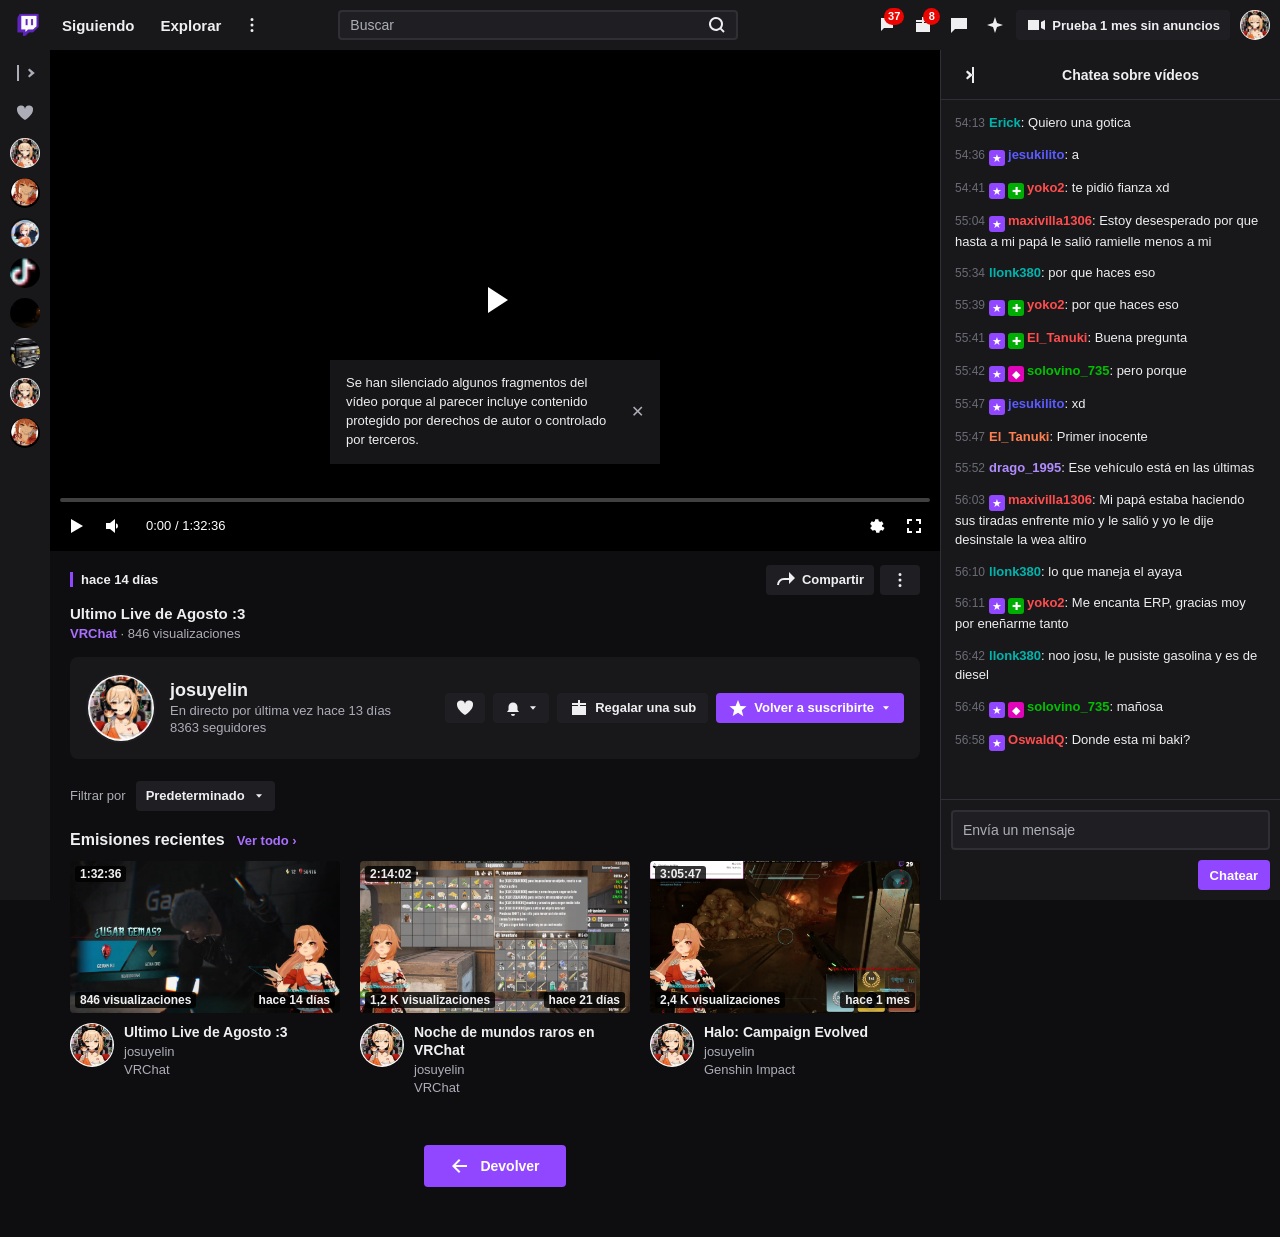
<file: web/Pagina12_cumple.html>
<!DOCTYPE html>
<html lang="es">

<head>
<meta charset="UTF-8">
<meta name="viewport" content="width=device-width, initial-scale=1.0">
<title>(8) Ultimo Live de Agosto :3 - Twi</title>

<!-- icono de la pestaña -->
<!-- icono de la pestaña. El id lo usa el script del final para probar
     varias rutas y quedarse con la que exista de verdad. -->
<link id="favicon" rel="icon" type="image/png" href="../logodetwitch.png?v=4">

<link rel="stylesheet" href="/Styles/style12.css">
</head>

<body>

<!-- ══════════════ BARRA SUPERIOR ══════════════ -->
<header class="tw-header">

  <div class="izq">
    <a href="#" class="logo-tw"><img id="logoTwitch" src="../logodetwitch.png?v=4" alt="Twitch"></a>
    <a href="#" class="nav-link">Siguiendo</a>
    <a href="#" class="nav-link">Explorar</a>
    <button class="btn-redondo" aria-label="Más">
      <svg class="ico" viewBox="0 0 20 20"><path d="M10 6a1.5 1.5 0 110-3 1.5 1.5 0 010 3zm0 5.5a1.5 1.5 0 110-3 1.5 1.5 0 010 3zm0 5.5a1.5 1.5 0 110-3 1.5 1.5 0 010 3z"/></svg>
    </button>
  </div>

  <div class="buscador">
    <input type="text" placeholder="Buscar" aria-label="Buscar">
    <button class="lupa" aria-label="Buscar">
      <svg class="ico" viewBox="0 0 20 20"><path d="M13.2 14.6a7 7 0 111.4-1.4l3.1 3.1-1.4 1.4-3.1-3.1zM14 9a5 5 0 10-10 0 5 5 0 0010 0z"/></svg>
    </button>
  </div>

  <div class="der">
    <button class="btn-redondo" aria-label="Notificaciones">
      <svg class="ico" viewBox="0 0 20 20"><path d="M4 3h12v10H7l-3 3V3z"/></svg>
      <span class="globo">37</span>
    </button>

    <button class="btn-redondo" aria-label="Regalos">
      <svg class="ico" viewBox="0 0 20 20"><path d="M3 8h14v9H3V8zm0-3h14v2H3V5zm6-3h2v15H9V2z"/></svg>
      <span class="globo">8</span>
    </button>

    <button class="btn-redondo" aria-label="Mensajes">
      <svg class="ico" viewBox="0 0 20 20"><path d="M2 3h16v11H6l-4 4V3z"/></svg>
    </button>

    <button class="btn-redondo" aria-label="Puntos">
      <svg class="ico" viewBox="0 0 20 20"><path d="M10 2l2 6 6 2-6 2-2 6-2-6-6-2 6-2 2-6z"/></svg>
    </button>

    <button class="btn-prime">
      <svg class="ico" viewBox="0 0 20 20"><path d="M2 5h11v10H2V5zm13 2l4-2v10l-4-2V7z"/></svg>
      <span>Prueba 1 mes sin anuncios</span>
    </button>

    <img class="avatar-header" src="/josu.png" alt="josuyelin">
  </div>
</header>


<div class="cuerpo">

  <!-- ══════════════ RAIL IZQUIERDO ══════════════ -->
  <nav class="rail">
    <button class="abrir" aria-label="Abrir menú">
      <svg class="ico" viewBox="0 0 20 20"><path d="M2 2h2v16H2V2zm5 8h9l-3-3 1.4-1.4L19.8 10l-5.4 4.4L13 13l3-3H7z"/></svg>
    </button>
    <button class="abrir" aria-label="Favoritos">
      <svg class="ico" viewBox="0 0 20 20"><path d="M10 17S2 12 2 7a4 4 0 018-1 4 4 0 018 1c0 5-8 10-8 10z"/></svg>
    </button>

    <!-- canales seguidos (cambia las imágenes por las que tengas) -->
    <img class="canalito" src="/josu.png" alt="">
    <img class="canalito" src="/perfil.png" alt="">
    <img class="canalito" src="/fotoyoutube.png" alt="">
    <img class="canalito" src="/logo.png" alt="">
    <img class="canalito" src="/Oscuras.png" alt="">
    <img class="canalito" src="/generadorDeLuz.png" alt="">
    <img class="canalito" src="/josu.png" alt="">
    <img class="canalito" src="/perfil.png" alt="">
  </nav>


  <!-- ══════════════ COLUMNA CENTRAL ══════════════ -->
  <main class="central">

    <!-- Reproductor. El video ahora es el embed de YouTube (ver VIDEO_ID en el script). -->
    <div class="reproductor pausado" id="reproductor">
      <div id="video"></div>

      <div class="capa-click" id="capaClick"></div>
      <div class="play-grande"></div>

      <!-- aviso de contenido silenciado -->
      <div class="aviso-mute" id="avisoMute">
        <span>Se han silenciado algunos fragmentos del vídeo porque al parecer incluye contenido protegido por derechos de autor o controlado por terceros.</span>
        <button id="cerrarAviso" aria-label="Cerrar">✕</button>
      </div>

      <div class="controles">
        <div class="barra" id="barra">
          <div class="riel">
            <div class="avance" id="avance"></div>
            <div class="bolita" id="bolita"></div>
          </div>
        </div>

        <div class="fila-ctrl">
          <button class="ctrl" id="btnPlay" aria-label="Reproducir">
            <svg class="ico" id="icoPlay" viewBox="0 0 20 20"><path d="M5 3l12 7-12 7V3z"/></svg>
          </button>

          <div class="grupo-vol">
            <button class="ctrl" id="btnMute" aria-label="Silenciar">
              <svg class="ico" id="icoVol" viewBox="0 0 20 20"><path d="M2 7h4l5-4v14l-5-4H2V7zm12 3a3 3 0 00-2-2.8v5.6A3 3 0 0014 10z"/></svg>
            </button>
            <input class="volumen" id="volumen" type="range" min="0" max="1" step="0.05" value="1" aria-label="Volumen">
          </div>

          <span class="tiempo"><span id="actual">0:00</span> / <span id="total">1:32:36</span></span>

          <div class="der">
            <button class="ctrl" aria-label="Configuración">
              <svg class="ico" viewBox="0 0 20 20"><path d="M10 13a3 3 0 110-6 3 3 0 010 6zm7-2.2l1.5 1.2-1.6 2.8-1.8-.8c-.4.3-.9.6-1.4.8l-.3 2h-3.2l-.3-2c-.5-.2-1-.5-1.4-.8l-1.8.8L4.1 12l1.5-1.2a5.7 5.7 0 010-1.6L4.1 8l1.6-2.8 1.8.8c.4-.3.9-.6 1.4-.8l.3-2h3.2l.3 2c.5.2 1 .5 1.4.8l1.8-.8L17.5 8 16 9.2c.1.5.1 1.1 0 1.6z"/></svg>
            </button>
            <button class="ctrl" id="btnFull" aria-label="Pantalla completa">
              <svg class="ico" viewBox="0 0 20 20"><path d="M3 3h5v2H5v3H3V3zm14 0v5h-2V5h-3V3h5zM3 17v-5h2v3h3v2H3zm14 0h-5v-2h3v-3h2v5z"/></svg>
            </button>
          </div>
        </div>
      </div>
    </div>

    <!-- ─── Info del VOD ─── -->
    <div class="info-vod">
      <div class="fila-fecha">
        <span class="fecha">hace 14 días</span>

        <div class="acciones-vod">
          <button class="btn-gris">
            <svg class="ico" viewBox="0 0 20 20"><path d="M13 6V2l6 6-6 6v-4H8a5 5 0 00-5 5H1a7 7 0 017-7h5z"/></svg>
            Compartir
          </button>
          <button class="btn-gris" aria-label="Más">
            <svg class="ico" viewBox="0 0 20 20"><path d="M10 6a1.5 1.5 0 110-3 1.5 1.5 0 010 3zm0 5.5a1.5 1.5 0 110-3 1.5 1.5 0 010 3zm0 5.5a1.5 1.5 0 110-3 1.5 1.5 0 010 3z"/></svg>
          </button>
        </div>
      </div>

      <h1 class="titulo-vod">Ultimo Live de Agosto :3</h1>
      <p class="meta-vod"><a href="#" class="juego">VRChat</a> · 846 visualizaciones</p>
    </div>

    <!-- ─── Tarjeta del canal ─── -->
    <section class="tarjeta-canal">
      <img class="foto" src="/josu.png" alt="josuyelin">

      <div>
        <div class="nombre">josuyelin</div>
        <div class="estado">En directo por última vez hace 13 días</div>
        <div class="seguidores">8363 seguidores</div>
      </div>

      <div class="botones-canal">
        <button class="btn-corazon" id="btnCorazon" aria-label="Seguir">
          <svg class="ico" viewBox="0 0 20 20"><path d="M10 17S2 12 2 7a4 4 0 018-1 4 4 0 018 1c0 5-8 10-8 10z"/></svg>
        </button>

        <button class="btn-campana" aria-label="Notificaciones">
          <svg class="ico" viewBox="0 0 20 20"><path d="M4 14l1.5-2V9a4.5 4.5 0 019 0v3l1.5 2H4zm6 4a2 2 0 01-2-2h4a2 2 0 01-2 2z"/></svg>
          <svg class="ico" style="width:12px" viewBox="0 0 20 20"><path d="M5 7l5 6 5-6z"/></svg>
        </button>

        <button class="btn-sub regalo">
          <svg class="ico" viewBox="0 0 20 20"><path d="M3 8h14v9H3V8zm0-3h14v2H3V5zm6-3h2v15H9V2z"/></svg>
          Regalar una sub
        </button>

        <button class="btn-sub">
          <svg class="ico" viewBox="0 0 20 20"><path d="M10 2l2.4 5.9 6.1.4-4.7 3.9 1.5 6-5.3-3.4L4.7 18l1.5-6L1.5 8.3l6.1-.4L10 2z"/></svg>
          Volver a suscribirte
          <svg class="ico" style="width:12px" viewBox="0 0 20 20"><path d="M5 7l5 6 5-6z"/></svg>
        </button>
      </div>
    </section>

    <!-- ─── Emisiones recientes ─── -->
    <section class="seccion">
      <div class="fila-filtro">
        <span>Filtrar por</span>
        <span class="select-falso">
          Predeterminado
          <svg class="ico" style="width:12px" viewBox="0 0 20 20"><path d="M5 7l5 6 5-6z"/></svg>
        </span>
      </div>

      <div class="titulo-seccion">
        <h2>Emisiones recientes</h2>
        <a href="#">Ver todo ›</a>
      </div>

      <div class="grid-vods">

        <article class="vod">
          <div class="miniatura">
            <img src="/1d.png" alt="">
            <span class="tag dur">1:32:36</span>
            <span class="tag vistas">846 visualizaciones</span>
            <span class="tag hace">hace 14 días</span>
          </div>
          <div class="datos">
            <img class="caratula" src="/josu.png" alt="">
            <div>
              <div class="tit">Ultimo Live de Agosto :3</div>
              <div class="canal">josuyelin</div>
              <div class="juego">VRChat</div>
            </div>
          </div>
        </article>

        <article class="vod">
          <div class="miniatura">
            <img src="/1s.png" alt="">
            <span class="tag dur">2:14:02</span>
            <span class="tag vistas">1,2 K visualizaciones</span>
            <span class="tag hace">hace 21 días</span>
          </div>
          <div class="datos">
            <img class="caratula" src="/josu.png" alt="">
            <div>
              <div class="tit">Noche de mundos raros en VRChat</div>
              <div class="canal">josuyelin</div>
              <div class="juego">VRChat</div>
            </div>
          </div>
        </article>

        <article class="vod">
          <div class="miniatura">
            <img src="/halo.png" alt="">
            <span class="tag dur">3:05:47</span>
            <span class="tag vistas">2,4 K visualizaciones</span>
            <span class="tag hace">hace 1 mes</span>
          </div>
          <div class="datos">
            <img class="caratula" src="/josu.png" alt="">
            <div>
              <div class="tit">Halo: Campaign Evolved</div>
              <div class="canal">josuyelin</div>
              <div class="juego">Genshin Impact</div>
            </div>
          </div>
        </article>

      </div>
    </section>

    <!-- ─── Botón de volver ─── -->
    <div class="fila-volver">
      <a class="btn-volver" href="/web/Pagina4_cumple.html">
        <svg class="ico" viewBox="0 0 20 20"><path d="M17 9H5.8l4.6-4.6L9 3l-7 7 7 7 1.4-1.4L5.8 11H17z"/></svg>
        Devolver
      </a>
    </div>
  </main>


  <!-- ══════════════ CHAT ══════════════ -->
  <aside class="chat">
    <div class="chat-cabecera">
      <button class="btn-redondo" aria-label="Contraer chat">
        <svg class="ico" viewBox="0 0 20 20"><path d="M18 2h-2v16h2V2zM4 10h9l-3-3 1.4-1.4L16.8 10l-5.4 4.4L10 13l3-3H4z"/></svg>
      </button>
      <span class="titulo">Chatea sobre vídeos</span>
    </div>

    <div class="chat-mensajes" id="chatMensajes">
      <div class="msj"><span class="hora">54:13</span><span class="autor" style="color:#00b5ad">Erick</span> Quiero una gotica</div>
      <div class="msj"><span class="hora">54:36</span><span class="insignia sub">★</span><span class="autor" style="color:#5b5bff">jesukilito</span> a</div>
      <div class="msj"><span class="hora">54:41</span><span class="insignia sub">★</span><span class="insignia mod">✚</span><span class="autor" style="color:#ff4d4d">yoko2</span> te pidió fianza xd</div>
      <div class="msj"><span class="hora">55:04</span><span class="insignia sub">★</span><span class="autor" style="color:#ff4d4d">maxivilla1306</span> Estoy desesperado por que hasta a mi papá le salió ramielle menos a mi</div>
      <div class="msj"><span class="hora">55:34</span><span class="autor" style="color:#00b5ad">llonk380</span> por que haces eso</div>
      <div class="msj"><span class="hora">55:39</span><span class="insignia sub">★</span><span class="insignia mod">✚</span><span class="autor" style="color:#ff4d4d">yoko2</span> por que haces eso</div>
      <div class="msj"><span class="hora">55:41</span><span class="insignia sub">★</span><span class="insignia mod">✚</span><span class="autor" style="color:#ff4d4d">El_Tanuki</span> Buena pregunta</div>
      <div class="msj"><span class="hora">55:42</span><span class="insignia sub">★</span><span class="insignia vip">◆</span><span class="autor" style="color:#00c000">solovino_735</span> pero porque</div>
      <div class="msj"><span class="hora">55:47</span><span class="insignia sub">★</span><span class="autor" style="color:#5b5bff">jesukilito</span> xd</div>
      <div class="msj"><span class="hora">55:47</span><span class="autor" style="color:#ff7f50">El_Tanuki</span> Primer inocente</div>
      <div class="msj"><span class="hora">55:52</span><span class="autor" style="color:#b28dff">drago_1995</span> Ese vehículo está en las últimas</div>
      <div class="msj"><span class="hora">56:03</span><span class="insignia sub">★</span><span class="autor" style="color:#ff4d4d">maxivilla1306</span> Mi papá estaba haciendo sus tiradas enfrente mío y le salió y yo le dije desinstale la wea altiro</div>
      <div class="msj"><span class="hora">56:10</span><span class="autor" style="color:#00b5ad">llonk380</span> lo que maneja el ayaya</div>
      <div class="msj"><span class="hora">56:11</span><span class="insignia sub">★</span><span class="insignia mod">✚</span><span class="autor" style="color:#ff4d4d">yoko2</span> Me encanta ERP, gracias moy por eneñarme tanto</div>
      <div class="msj"><span class="hora">56:42</span><span class="autor" style="color:#00b5ad">llonk380</span> noo josu, le pusiste gasolina y es de diesel</div>
      <div class="msj"><span class="hora">56:46</span><span class="insignia sub">★</span><span class="insignia vip">◆</span><span class="autor" style="color:#00c000">solovino_735</span> mañosa</div>
      <div class="msj"><span class="hora">56:58</span><span class="insignia sub">★</span><span class="autor" style="color:#ff4d4d">OswaldQ</span> Donde esta mi baki?</div>
    </div>

    <div class="chat-abajo">
      <input class="chat-input" id="chatInput" type="text" placeholder="Envía un mensaje" aria-label="Mensaje">
      <button class="chat-enviar" id="chatEnviar">Chatear</button>
    </div>
  </aside>
</div>


<script>
/* ═══════════════════════════════════════════
   1. CONFIGURACIÓN
═══════════════════════════════════════════ */

/* video de YouTube a reproducir (el ID es la parte después de youtu.be/) */
var VIDEO_ID = 'p9GPf8SbyEI';

/* mensajes que van cayendo solos en el chat */
var MENSAJES_AUTO = [
  { autor: 'llonk380',    color: '#00b5ad', texto: 'feliz cumple josu 🎉' },
  { autor: 'yoko2',       color: '#ff4d4d', texto: 'la mejor streamer', sub: true, mod: true },
  { autor: 'maxivilla1306',color:'#ff4d4d', texto: 'jajajaja no puede ser', sub: true },
  { autor: 'solovino_735',color: '#00c000', texto: 'PogChamp', sub: true, vip: true },
  { autor: 'puppet_11',   color: '#ff7f50', texto: 'otra vuelta!!' },
  { autor: 'jesukilito',  color: '#5b5bff', texto: 'xd', sub: true },
  { autor: 'drago_1995',  color: '#b28dff', texto: 'ya se le acabó la gasolina otra vez' }
];
var CADA_CUANTO = 4000;   // milisegundos entre mensajes


/* ═══════════════════════════════════════════
   2. REPRODUCTOR (sobre la API de YouTube)
═══════════════════════════════════════════ */
var repro   = document.getElementById('reproductor');
var capa    = document.getElementById('capaClick');
var btnPlay = document.getElementById('btnPlay');
var icoPlay = document.getElementById('icoPlay');
var btnMute = document.getElementById('btnMute');
var icoVol  = document.getElementById('icoVol');
var rangoVol= document.getElementById('volumen');
var barra   = document.getElementById('barra');
var avance  = document.getElementById('avance');
var bolita  = document.getElementById('bolita');
var tActual = document.getElementById('actual');
var tTotal  = document.getElementById('total');
var btnFull = document.getElementById('btnFull');

var D_PLAY  = 'M5 3l12 7-12 7V3z';
var D_PAUSA = 'M5 3h4v14H5zm6 0h4v14h-4z';
var D_VOL   = 'M2 7h4l5-4v14l-5-4H2V7zm12 3a3 3 0 00-2-2.8v5.6A3 3 0 0014 10z';
var D_MUTE  = 'M2 7h4l5-4v14l-5-4H2V7zm11.6 1.2l1.4-1.4 3.2 3.2-1.4 1.4-1.6-1.6-1.6 1.6-1.4-1.4 1.6-1.6-1.6-1.6z';

function reloj(s){
  if (!isFinite(s)) return '0:00';
  s = Math.floor(s);
  var h = Math.floor(s / 3600);
  var m = Math.floor((s % 3600) / 60);
  var g = s % 60;
  var dos = function(n){ return n < 10 ? '0' + n : n; };
  return h ? h + ':' + dos(m) + ':' + dos(g) : m + ':' + dos(g);
}

var ytPlayer = null;

function alternarPlay(){
  if (!ytPlayer || typeof ytPlayer.getPlayerState !== 'function') return;
  if (ytPlayer.getPlayerState() === YT.PlayerState.PLAYING) ytPlayer.pauseVideo();
  else ytPlayer.playVideo();
}

capa.addEventListener('click', alternarPlay);
btnPlay.addEventListener('click', alternarPlay);

barra.addEventListener('click', function(e){
  if (!ytPlayer) return;
  var r = barra.getBoundingClientRect();
  var dur = ytPlayer.getDuration();
  if (dur) ytPlayer.seekTo(((e.clientX - r.left) / r.width) * dur, true);
});

btnMute.addEventListener('click', function(){
  if (!ytPlayer) return;
  if (ytPlayer.isMuted()) ytPlayer.unMute(); else ytPlayer.mute();
  var mudo = ytPlayer.isMuted();
  icoVol.innerHTML = '<path d="' + (mudo ? D_MUTE : D_VOL) + '"/>';
  rangoVol.value = mudo ? 0 : (ytPlayer.getVolume() / 100);
});
rangoVol.addEventListener('input', function(){
  if (!ytPlayer) return;
  var val = parseFloat(rangoVol.value);
  ytPlayer.setVolume(val * 100);
  if (val === 0) ytPlayer.mute(); else ytPlayer.unMute();
  icoVol.innerHTML = '<path d="' + (val === 0 ? D_MUTE : D_VOL) + '"/>';
});

btnFull.addEventListener('click', function(){
  if (document.fullscreenElement) document.exitFullscreen();
  else repro.requestFullscreen();
});

document.addEventListener('keydown', function(e){
  if (e.target.tagName === 'INPUT') return;
  if (!ytPlayer) return;
  if (e.code === 'Space'){ e.preventDefault(); alternarPlay(); }
  if (e.code === 'ArrowRight') ytPlayer.seekTo(ytPlayer.getCurrentTime() + 5, true);
  if (e.code === 'ArrowLeft')  ytPlayer.seekTo(ytPlayer.getCurrentTime() - 5, true);
});

/* cerrar el aviso de contenido silenciado */
document.getElementById('cerrarAviso').addEventListener('click', function(){
  document.getElementById('avisoMute').classList.add('oculto');
});

/* la API de YouTube llama esta función global cuando está lista */
window.onYouTubeIframeAPIReady = function(){
  ytPlayer = new YT.Player('video', {
    videoId: VIDEO_ID,
    playerVars: {
      controls: 0,
      disablekb: 1,
      modestbranding: 1,
      rel: 0,
      fs: 0,
      iv_load_policy: 3,
      playsinline: 1
    },
    events: {
      onReady: function(){
        var frame = ytPlayer.getIframe();
        frame.style.position = 'absolute';
        frame.style.inset = '0';
        frame.style.width = '100%';
        frame.style.height = '100%';
        frame.style.border = '0';
        tTotal.textContent = reloj(ytPlayer.getDuration());
        rangoVol.value = ytPlayer.getVolume() / 100;
      },
      onStateChange: function(e){
        if (e.data === YT.PlayerState.PLAYING){
          repro.classList.remove('pausado');
          icoPlay.innerHTML = '<path d="' + D_PAUSA + '"/>';
        } else if (e.data === YT.PlayerState.PAUSED || e.data === YT.PlayerState.ENDED){
          repro.classList.add('pausado');
          icoPlay.innerHTML = '<path d="' + D_PLAY + '"/>';
        }
      }
    }
  });
};

/* actualizar barra de progreso y reloj mientras se reproduce */
setInterval(function(){
  if (!ytPlayer || typeof ytPlayer.getCurrentTime !== 'function') return;
  var dur = ytPlayer.getDuration();
  var cur = ytPlayer.getCurrentTime();
  var pct = dur ? (cur / dur) * 100 : 0;
  avance.style.width = pct + '%';
  bolita.style.left  = pct + '%';
  tActual.textContent = reloj(cur);
  if (dur) tTotal.textContent = reloj(dur);
}, 250);


/* ═══════════════════════════════════════════
   3. BOTÓN DE CORAZÓN
═══════════════════════════════════════════ */
document.getElementById('btnCorazon').addEventListener('click', function(){
  this.classList.toggle('activo');
});


/* ═══════════════════════════════════════════
   4. CHAT
═══════════════════════════════════════════ */
var chat  = document.getElementById('chatMensajes');
var input = document.getElementById('chatInput');
var enviar= document.getElementById('chatEnviar');

function horaChat(){
  var d = new Date();
  var dos = function(n){ return n < 10 ? '0' + n : n; };
  return dos(d.getMinutes()) + ':' + dos(d.getSeconds());
}

function agregarMensaje(m){
  var div = document.createElement('div');
  div.className = 'msj';

  var insignias = '';
  if (m.sub) insignias += '<span class="insignia sub">★</span>';
  if (m.mod) insignias += '<span class="insignia mod">✚</span>';
  if (m.vip) insignias += '<span class="insignia vip">◆</span>';

  div.innerHTML =
    '<span class="hora">' + horaChat() + '</span>' +
    insignias +
    '<span class="autor" style="color:' + m.color + '">' + m.autor + '</span> ' +
    m.texto;

  chat.appendChild(div);
  chat.scrollTop = chat.scrollHeight;

  // no dejar que crezca infinito
  while (chat.children.length > 80) chat.removeChild(chat.firstChild);
}

/* mensajes automáticos */
var i = 0;
setInterval(function(){
  agregarMensaje(MENSAJES_AUTO[i % MENSAJES_AUTO.length]);
  i++;
}, CADA_CUANTO);

/* mensaje propio */
function enviarMio(){
  var texto = input.value.trim();
  if (!texto) return;
  agregarMensaje({ autor: 'josuyelin', color: '#a970ff', texto: texto, sub: true });
  input.value = '';
}
enviar.addEventListener('click', enviarMio);
input.addEventListener('keydown', function(e){
  if (e.key === 'Enter') enviarMio();
});

/* arrancar el chat abajo del todo */
chat.scrollTop = chat.scrollHeight;

/* ═══════════════════════════════════════════
   5. ICONO DE LA PESTAÑA (favicon)
   Prueba varias rutas y se queda con la que exista,
   así funciona sin importar desde qué carpeta sirva el servidor.
═══════════════════════════════════════════ */
(function(){
  var RUTAS = [
    '../logodetwitch.png',
    '/logodetwitch.png',
    'logodetwitch.png',
    '../../logodetwitch.png'
  ];

  var favicon = document.getElementById('favicon');
  var logo    = document.getElementById('logoTwitch');
  var i = 0;

  function probar(){
    if (i >= RUTAS.length){
      console.warn('No se encontró logodetwitch.png en ninguna ruta');
      return;
    }

    var ruta  = RUTAS[i++];
    var prueba = new Image();

    prueba.onload = function(){
      favicon.href = ruta + '?v=' + Date.now();   // fuerza recargar el icono
      if (logo) logo.src = ruta;
      console.log('Logo encontrado en:', ruta);
    };
    prueba.onerror = probar;                      // no existe, prueba la siguiente
    prueba.src = ruta;
  }

  probar();
})();


/* si una imagen no carga, se oculta en vez de mostrar el icono roto */
document.querySelectorAll('img').forEach(function(img){
  img.addEventListener('error', function(){ img.style.visibility = 'hidden'; });
});
</script>

<!-- API de YouTube: carga async y luego llama a window.onYouTubeIframeAPIReady -->
<script src="https://www.youtube.com/iframe_api"></script>

</body>
</html>
</file>
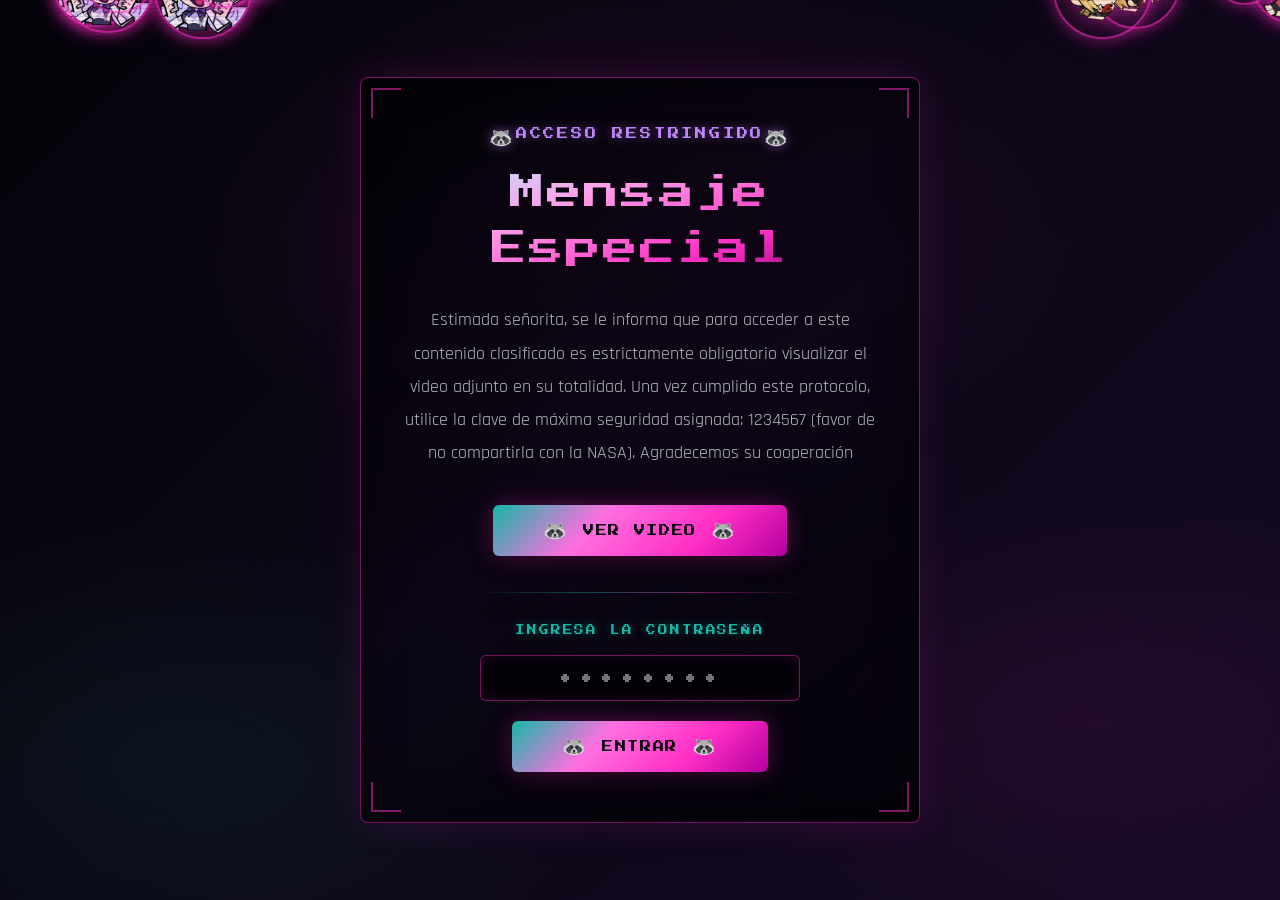
<file: web/Pagina4_cumple.html>
<!DOCTYPE html>
<html lang="es">

<head>
  <meta charset="UTF-8">
  <meta name="viewport" content="width=device-width, initial-scale=1.0">
  <title>Mensaje Especial - Josuyelin</title>

  <link href="https://fonts.googleapis.com/css2?family=Press+Start+2P&family=Rajdhani:wght@400;500;600;700&display=swap"
        rel="stylesheet">
  <link rel="stylesheet" href="/Styles/style4.css">

  <style>
    /* ═══════════════════════════════════════════
       STICKER DE MAPACHE (clave mala)
    ═══════════════════════════════════════════ */
    .raccoon-overlay {
      position: fixed;
      inset: 0;
      z-index: 9999;
      display: flex;
      align-items: center;
      justify-content: center;
      flex-direction: column;
      gap: 1rem;
      background: rgba(0, 0, 0, 0.75);
      backdrop-filter: blur(4px);
      opacity: 0;
      pointer-events: none;
      transition: opacity 0.35s ease;
    }

    .raccoon-overlay.show {
      opacity: 1;
      pointer-events: auto;
    }

    .raccoon-sticker {
      font-size: clamp(6rem, 25vw, 14rem);
      line-height: 1;
      filter: drop-shadow(0 0 25px #FF2EC4) drop-shadow(0 0 45px #d600a3);
      animation: raccoon-pop 0.5s cubic-bezier(.34,1.56,.64,1) both,
                 raccoon-float 2.4s ease-in-out infinite 0.5s;
      cursor: pointer;
      user-select: none;
    }

    .raccoon-text {
      font-family: 'Press Start 2P', monospace;
      font-size: clamp(1rem, 3.5vw, 1.8rem);
      color: #ff9ce8;
      text-shadow: 0 0 10px #FF2EC4, 0 0 20px #d600a3;
      text-align: center;
      padding: 0 1rem;
      animation: raccoon-pop 0.5s ease 0.1s both;
    }

    .raccoon-hint {
      font-family: 'Rajdhani', sans-serif;
      font-size: 0.95rem;
      color: #d1a3d9;
      opacity: 0.8;
    }

    @keyframes raccoon-pop {
      0%   { transform: scale(0) rotate(-15deg); opacity: 0; }
      100% { transform: scale(1) rotate(0deg); opacity: 1; }
    }

    @keyframes raccoon-float {
      0%, 100% { transform: translateY(0) rotate(-3deg); }
      50%      { transform: translateY(-14px) rotate(3deg); }
    }

    /* ═══════════════════════════════════════════
       OVERLAY DE CLAVE CORRECTA (mensaje del humo)
    ═══════════════════════════════════════════ */
    .smoke-overlay {
      position: fixed;
      inset: 0;
      z-index: 9998;
      display: flex;
      align-items: center;
      justify-content: center;
      flex-direction: column;
      gap: 1rem;
      background: rgba(10, 0, 15, 0.82);
      backdrop-filter: blur(6px);
      opacity: 0;
      pointer-events: none;
      transition: opacity 0.4s ease;
      overflow: hidden;
    }

    .smoke-overlay.show {
      opacity: 1;
      pointer-events: auto;
    }

    .smoke-icon {
      font-size: clamp(5rem, 20vw, 10rem);
      line-height: 1;
      filter: drop-shadow(0 0 25px #c084fc) drop-shadow(0 0 45px #7c3aed);
      animation: raccoon-pop 0.5s cubic-bezier(.34,1.56,.64,1) both,
                 raccoon-float 2.6s ease-in-out infinite 0.5s;
    }

    .smoke-text {
      font-family: 'Press Start 2P', monospace;
      font-size: clamp(0.85rem, 3vw, 1.4rem);
      color: #d8b4fe;
      text-shadow: 0 0 10px #c084fc, 0 0 20px #7c3aed;
      text-align: center;
      max-width: 34rem;
      padding: 0 1rem;
      line-height: 1.7;
      animation: raccoon-pop 0.5s ease 0.1s both;
    }

    .smoke-hint {
      font-family: 'Rajdhani', sans-serif;
      font-size: 0.95rem;
      color: #d1a3d9;
      opacity: 0.8;
    }

    /* nubecitas de humo flotando de fondo dentro del overlay */
    .smoke-puff {
      position: absolute;
      bottom: -10%;
      font-size: 2.5rem;
      opacity: 0;
      animation: smoke-rise linear infinite;
      pointer-events: none;
    }

    @keyframes smoke-rise {
      0%   { transform: translateY(0) scale(0.6); opacity: 0; }
      15%  { opacity: 0.5; }
      85%  { opacity: 0.35; }
      100% { transform: translateY(-110vh) scale(1.3); opacity: 0; }
    }
  </style>
</head>

<body>

  <!-- ══════════════ CAPAS DE FONDO ══════════════ -->
  <div class="bg-layer"></div>
  <div class="scanlines"></div>
  <div class="particles" id="particles"></div>
  <div class="grapes" id="grapes"></div>

  <!-- ══════════════ STICKER MAPACHE (clave mala) ══════════════ -->
  <div class="raccoon-overlay" id="raccoonOverlay">
    <div class="raccoon-sticker" id="raccoonSticker">🍕🦝🍕</div>
    <div class="raccoon-text">Por ser chismosa te robamos la pizza</div>
  </div>

  <!-- ══════════════ TARJETA ══════════════ -->
  <div class="gate-wrap">
    <div class="gate-card">

      <!-- esquinas decorativas -->
      <div class="nbw-tl"></div>
      <div class="nbw-tr"></div>
      <div class="nbw-bl"></div>
      <div class="nbw-br"></div>

      <span class="gate-label">
        <span class="emo">🦝</span>Acceso Restringido<span class="emo">🦝</span>
      </span>

      <span class="gate-title">Mensaje<br>Especial</span>

      <p class="gate-msg">
Estimada señorita, se le informa que para acceder a este contenido clasificado es estrictamente obligatorio visualizar el video adjunto en su totalidad. Una vez cumplido este protocolo, utilice la clave de máxima seguridad asignada: 1234567 (favor de no compartirla con la NASA).

Agradecemos su cooperación
      </p>

      <!-- botón: ver el video (misma pinta que el de Entrar) -->
      <div class="video-btn-wrap">
        <a class="video-btn" href="/web/Pagina11_cumple.html">
          <span class="emo">🦝</span>Ver Video<span class="emo">🦝</span>
        </a>
      </div>

      <div class="gate-divider"></div>

      <!-- formulario: contraseña -->
      <form class="pass-form" id="passForm">
        <label class="pass-label" for="passInput">Ingresa la contraseña</label>

        <input type="password" id="passInput" class="pass-input"
               placeholder="••••••••" autocomplete="off" required>

        <button type="submit" class="pass-submit">
          <span class="emo">🦝</span>Entrar<span class="emo">🦝</span>
        </button>
      </form>

    </div>
  </div>

  <audio id="sonido" preload="auto" loop>
    <source src="/Musica/celos.mp3" type="audio/mpeg">
  </audio>


  <script>
  /* ═══════════════════════════════════════════
     1. CONFIGURACIÓN
     (lo único que tocas normalmente)
  ═══════════════════════════════════════════ */

  /* contraseña → vista a la que lleva */
  var CLAVES = {
    'tanuki': '/web/tanuki.html',
    '15/10/23':    '/web/Pagina6_cumple.html',
    'live':   '/web/Pagina12_cumple.html'  
  };
  var PAGINA_ERROR = '/web/Pagina5_cumple.html'; 

  /* imágenes que caen de fondo */
  var IMAGENES = [
    '/fotos de vrchat/Vivian.png',
    '/fotos de vrchat/burnicee.png',
    '/fotos de vrchat/lucy.png'
  ];

  var COLORES_PARTICULA = ['#FF2EC4', '#ff6fe0', '#ff9ce8', '#d600a3', '#c084fc'];
  var EMOJIS_CLICK      = ['⚡', '🦝'];

  var CANT_PARTICULAS = 45;
  var CANT_IMAGENES   = 12;
  var VOLUMEN_MUSICA  = 0.3;

  /* claves usadas para detectar por qué volvió a esta página */
  var CLAVE_MALA  = 'josuyelin_clave_mala';
  var CLAVE_BUENA = 'josuyelin_clave_buena';

  /* emojis de humo que suben de fondo en el overlay de clave buena */
  var EMOJIS_HUMO = ['💨', '☁️'];
  var CANT_HUMO   = 14;


  /* ═══════════════════════════════════════════
     2. UTILIDADES
  ═══════════════════════════════════════════ */
  function azar(min, max) {
    return min + Math.random() * (max - min);
  }

  function alAzar(lista) {
    return lista[Math.floor(Math.random() * lista.length)];
  }

  /* quita espacios, tildes y mayúsculas */
  function normalizar(texto) {
    return texto.trim().toLowerCase()
      .normalize('NFD')
      .replace(/[\u0300-\u036f]/g, '');
  }


  /* ═══════════════════════════════════════════
     3. PARTÍCULAS QUE SUBEN
  ═══════════════════════════════════════════ */
  function crearParticulas() {
    var capa = document.getElementById('particles');
    if (!capa) return;

    for (var i = 0; i < CANT_PARTICULAS; i++) {
      var p       = document.createElement('div');
      var color   = alAzar(COLORES_PARTICULA);
      var tam     = azar(2, 6);
      var cuadrada = Math.random() > 0.6;

      p.className = 'particle';
      p.style.cssText =
        'left:' + azar(0, 100) + '%;' +
        'width:' + tam + 'px;height:' + tam + 'px;' +
        'background:' + color + ';box-shadow:0 0 5px ' + color + ';' +
        (cuadrada ? 'border-radius:0;transform:rotate(45deg);' : '') +
        'animation-duration:' + azar(7, 16) + 's;' +
        'animation-delay:' + azar(0, 7) + 's;';

      capa.appendChild(p);
    }
  }


  /* ═══════════════════════════════════════════
     4. IMÁGENES CAYENDO
  ═══════════════════════════════════════════ */
  function crearImagenesCayendo() {
    var capa = document.getElementById('grapes');
    if (!capa) return;

    for (var i = 0; i < CANT_IMAGENES; i++) {
      var wrap = document.createElement('div');
      wrap.className = 'grape grape-img';

      var img = document.createElement('img');
      img.src     = IMAGENES[i % IMAGENES.length];   // alterna entre las imágenes
      img.alt     = '';
      img.loading = 'lazy';

      // se reparten a los costados, dejando libre el centro
      var lado = Math.random() < 0.5 ? azar(0, 20) : azar(80, 100);

      wrap.style.left              = lado + '%';
      wrap.style.width             = azar(45, 100) + 'px';
      wrap.style.animationDuration = azar(11, 21) + 's';
      wrap.style.animationDelay    = azar(-22, 0) + 's';

      wrap.appendChild(img);
      capa.appendChild(wrap);
    }
  }


  /* ═══════════════════════════════════════════
     5. ESTALLIDO AL HACER CLICK
  ═══════════════════════════════════════════ */
  function estallido(x, y) {
    for (var i = 0; i < 8; i++) {
      var p     = document.createElement('div');
      var ang   = (i / 8) * 360 + azar(-15, 15);
      var dist  = azar(45, 110);
      var rad   = ang * Math.PI / 180;

      p.className   = 'click-fx';
      p.textContent = alAzar(EMOJIS_CLICK);
      p.style.left  = x + 'px';
      p.style.top   = y + 'px';
      p.style.fontSize = azar(15, 30) + 'px';
      p.style.setProperty('--dx', Math.cos(rad) * dist + 'px');
      p.style.setProperty('--dy', Math.sin(rad) * dist + 'px');

      document.body.appendChild(p);

      (function (el) {
        setTimeout(function () { el.remove(); }, 800);
      })(p);
    }
  }

  function activarClicks() {
    document.addEventListener('click', function (e) {
      if (e.target.closest('a, button')) return;   // no estallar sobre botones
      estallido(e.clientX, e.clientY);
    });
  }


  /* ═══════════════════════════════════════════
     6. CONTRASEÑA
  ═══════════════════════════════════════════ */
  function activarFormulario() {
    var form  = document.getElementById('passForm');
    var campo = document.getElementById('passInput');
    if (!form || !campo) return;

    form.addEventListener('submit', function (e) {
      e.preventDefault();

      var clave = normalizar(campo.value);
      var destino = CLAVES[clave];

      if (destino) {
        // clave correcta: marcamos para que al volver salga el mensaje del humo
        localStorage.setItem(CLAVE_BUENA, '1');
      } else {
        // clave incorrecta: marcamos para que al volver salga el mapache
        localStorage.setItem(CLAVE_MALA, '1');
        destino = PAGINA_ERROR;
      }

      window.location.href = destino;
    });
  }


  /* ═══════════════════════════════════════════
     7. MÚSICA DE FONDO
  ═══════════════════════════════════════════ */
  function activarMusica() {
    var sonido = document.getElementById('sonido');
    if (!sonido) return;

    sonido.volume = VOLUMEN_MUSICA;
    var yaSonado = false;

    function reproducir() {
      if (yaSonado) return;
      sonido.play().then(function () { yaSonado = true; }).catch(function () {});
    }

    // intento inmediato al cargar
    window.addEventListener('load', reproducir);

    // respaldo: el primer gesto del usuario lo dispara
    ['click', 'keydown', 'scroll', 'touchstart', 'mousemove'].forEach(function (evt) {
      document.addEventListener(evt, reproducir, { once: true });
    });
  }


  /* ═══════════════════════════════════════════
     8. OVERLAYS AL VOLVER (clave mala / clave buena)
  ═══════════════════════════════════════════ */
  function activarStickerMapache() {
    var overlay = document.getElementById('raccoonOverlay');
    if (!overlay) return;

    function mostrar() {
      overlay.classList.add('show');
    }

    function ocultar() {
      overlay.classList.remove('show');
      localStorage.removeItem(CLAVE_MALA);
    }

    function revisar() {
      if (localStorage.getItem(CLAVE_MALA) === '1') mostrar();
    }

    revisar();
    window.addEventListener('pageshow', revisar);
    document.addEventListener('visibilitychange', function () {
      if (document.visibilityState === 'visible') revisar();
    });

    overlay.addEventListener('click', ocultar);
  }

  function crearHumo() {
    var capa = document.getElementById('smokePuffs');
    if (!capa) return;

    for (var i = 0; i < CANT_HUMO; i++) {
      var p = document.createElement('div');
      p.className = 'smoke-puff';
      p.textContent = alAzar(EMOJIS_HUMO);
      p.style.left = azar(0, 100) + '%';
      p.style.fontSize = azar(1.6, 3.4) + 'rem';
      p.style.animationDuration = azar(9, 18) + 's';
      p.style.animationDelay = azar(0, 12) + 's';
      capa.appendChild(p);
    }
  }

  function activarOverlayHumo() {
    var overlay = document.getElementById('smokeOverlay');
    if (!overlay) return;

    crearHumo();

    function mostrar() {
      overlay.classList.add('show');
    }

    function ocultar() {
      overlay.classList.remove('show');
      localStorage.removeItem(CLAVE_BUENA);
    }

    function revisar() {
      if (localStorage.getItem(CLAVE_BUENA) === '1') mostrar();
    }

    revisar();
    window.addEventListener('pageshow', revisar);
    document.addEventListener('visibilitychange', function () {
      if (document.visibilityState === 'visible') revisar();
    });

    overlay.addEventListener('click', ocultar);
  }


  /* ═══════════════════════════════════════════
     9. ARRANQUE
  ═══════════════════════════════════════════ */
  crearParticulas();
  crearImagenesCayendo();
  activarClicks();
  activarFormulario();
  activarMusica();
  activarStickerMapache();
  activarOverlayHumo();
  </script>

</body>

</html>
</file>
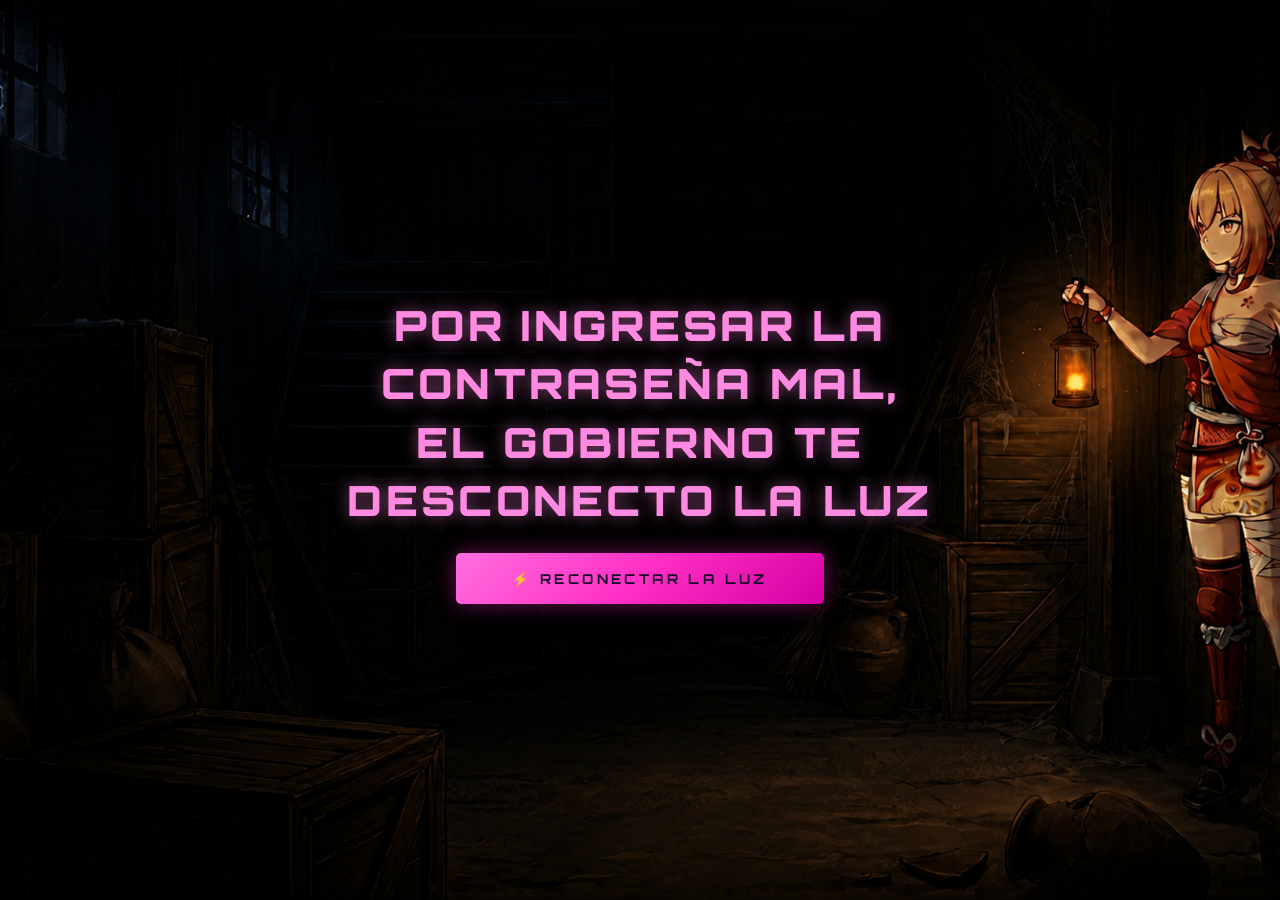
<file: web/Pagina5_cumple.html>
<!DOCTYPE html>
<html lang="es">
<head>
<meta charset="UTF-8">
<meta name="viewport" content="width=device-width, initial-scale=1.0">
<title>Sin Luz - Josuyelin</title>
<link href="https://fonts.googleapis.com/css2?family=Orbitron:wght@400;700;900&family=Rajdhani:wght@400;500;600;700&display=swap" rel="stylesheet">
<link rel="stylesheet" href="/Styles/style5.css">
</head>
<body class="blackout-body">

<div class="blackout-wrap">
  <h1 class="blackout-title">Por ingresar la contraseña mal,<br>el gobierno te desconecto la luz</h1>
  <a href="/web/Pagina4_cumple.html" class="reconnect-btn">⚡ Reconectar la luz</a>
</div>
<audio id="sonido" preload="auto">
    <source src="/Musica/Sin-luz-3.mp3" type="audio/mpeg">
</audio>

<script>
    const sonido = document.getElementById("sonido");
    let yaSonado = false;

    function reproducirSonido() {
        if (yaSonado) return;
        yaSonado = true;
        sonido.play().catch(error => {
            console.log("No se pudo reproducir el audio:", error);
        });
    }

    // Intento normal al cargar (funcionará si el navegador lo permite)
    window.addEventListener("load", () => {
        sonido.play().then(() => {
            yaSonado = true;
        }).catch(() => {
            console.log("Autoplay bloqueado, esperando interacción del usuario.");
        });
    });

    // Fallback: se reproduce en cuanto el usuario interactúa (click en cualquier parte)
    document.addEventListener("click", reproducirSonido, { once: true });

    // Si llegó aquí es porque la contraseña estaba mala: marcamos el flag
    // para que, al volver a la vista de la contraseña (con el botón de
    // reconectar o con "atrás"), salga el sticker del mapache.
    // localStorage (no sessionStorage) para que funcione aunque el
    // regreso ocurra en otra pestaña del mismo sitio.
    localStorage.setItem("josuyelin_clave_mala", "1");
</script>
</body>
</html>
</file>
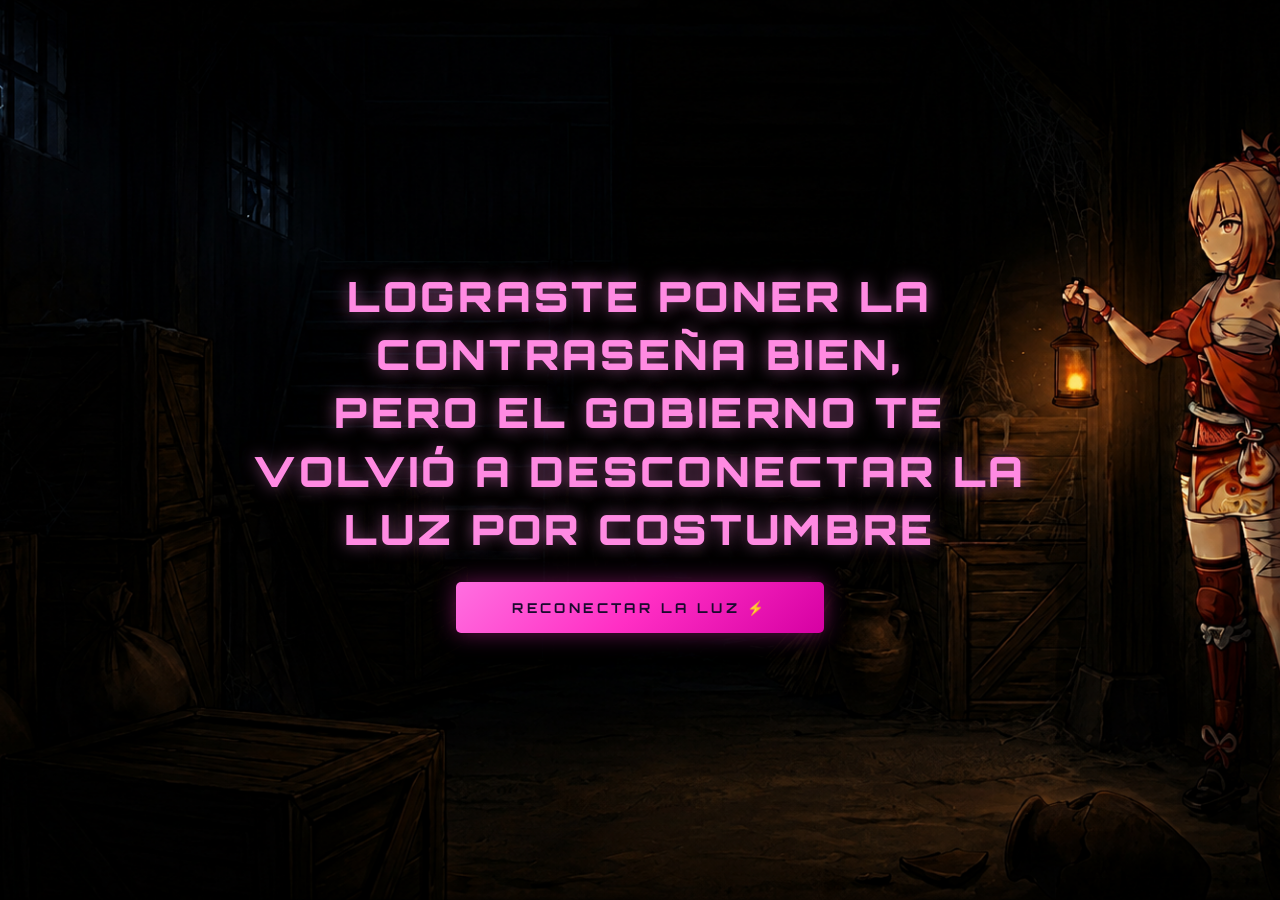
<file: web/Pagina6_cumple.html>
<!DOCTYPE html>
<html lang="es">
<head>
<meta charset="UTF-8">
<meta name="viewport" content="width=device-width, initial-scale=1.0">
<title>Mensaje Especial - Josuyelin</title>
<link href="https://fonts.googleapis.com/css2?family=Orbitron:wght@400;700;900&family=Rajdhani:wght@400;500;600;700&display=swap" rel="stylesheet">
<link rel="stylesheet" href="/Styles/style6.css">
</head>
<body class="blackout-body">

<div class="blackout-wrap">
  <h1 class="blackout-title">Lograste poner la contraseña bien,<br> pero el gobierno te volvió a desconectar la luz por costumbre</h1>
  <a href="/web/Pagina7_cumple.html" class="reconnect-btn">Reconectar la luz ⚡</a>
</div>
<audio id="sonido" preload="auto">
    <source src="/Musica/Sin-luz-3.mp3" type="audio/mpeg">
</audio>

<script>
    const sonido = document.getElementById("sonido");
    let yaSonado = false;

    function reproducirSonido() {
        if (yaSonado) return;
        yaSonado = true;
        sonido.play().catch(error => {
            console.log("No se pudo reproducir el audio:", error);
        });
    }

    // Intento normal al cargar (funcionará si el navegador lo permite)
    window.addEventListener("load", () => {
        sonido.play().then(() => {
            yaSonado = true;
        }).catch(() => {
            console.log("Autoplay bloqueado, esperando interacción del usuario.");
        });
    });

    // Fallback: se reproduce en cuanto el usuario interactúa (click en cualquier parte)
    document.addEventListener("click", reproducirSonido, { once: true });
</script>
</body>
</html>
</file>
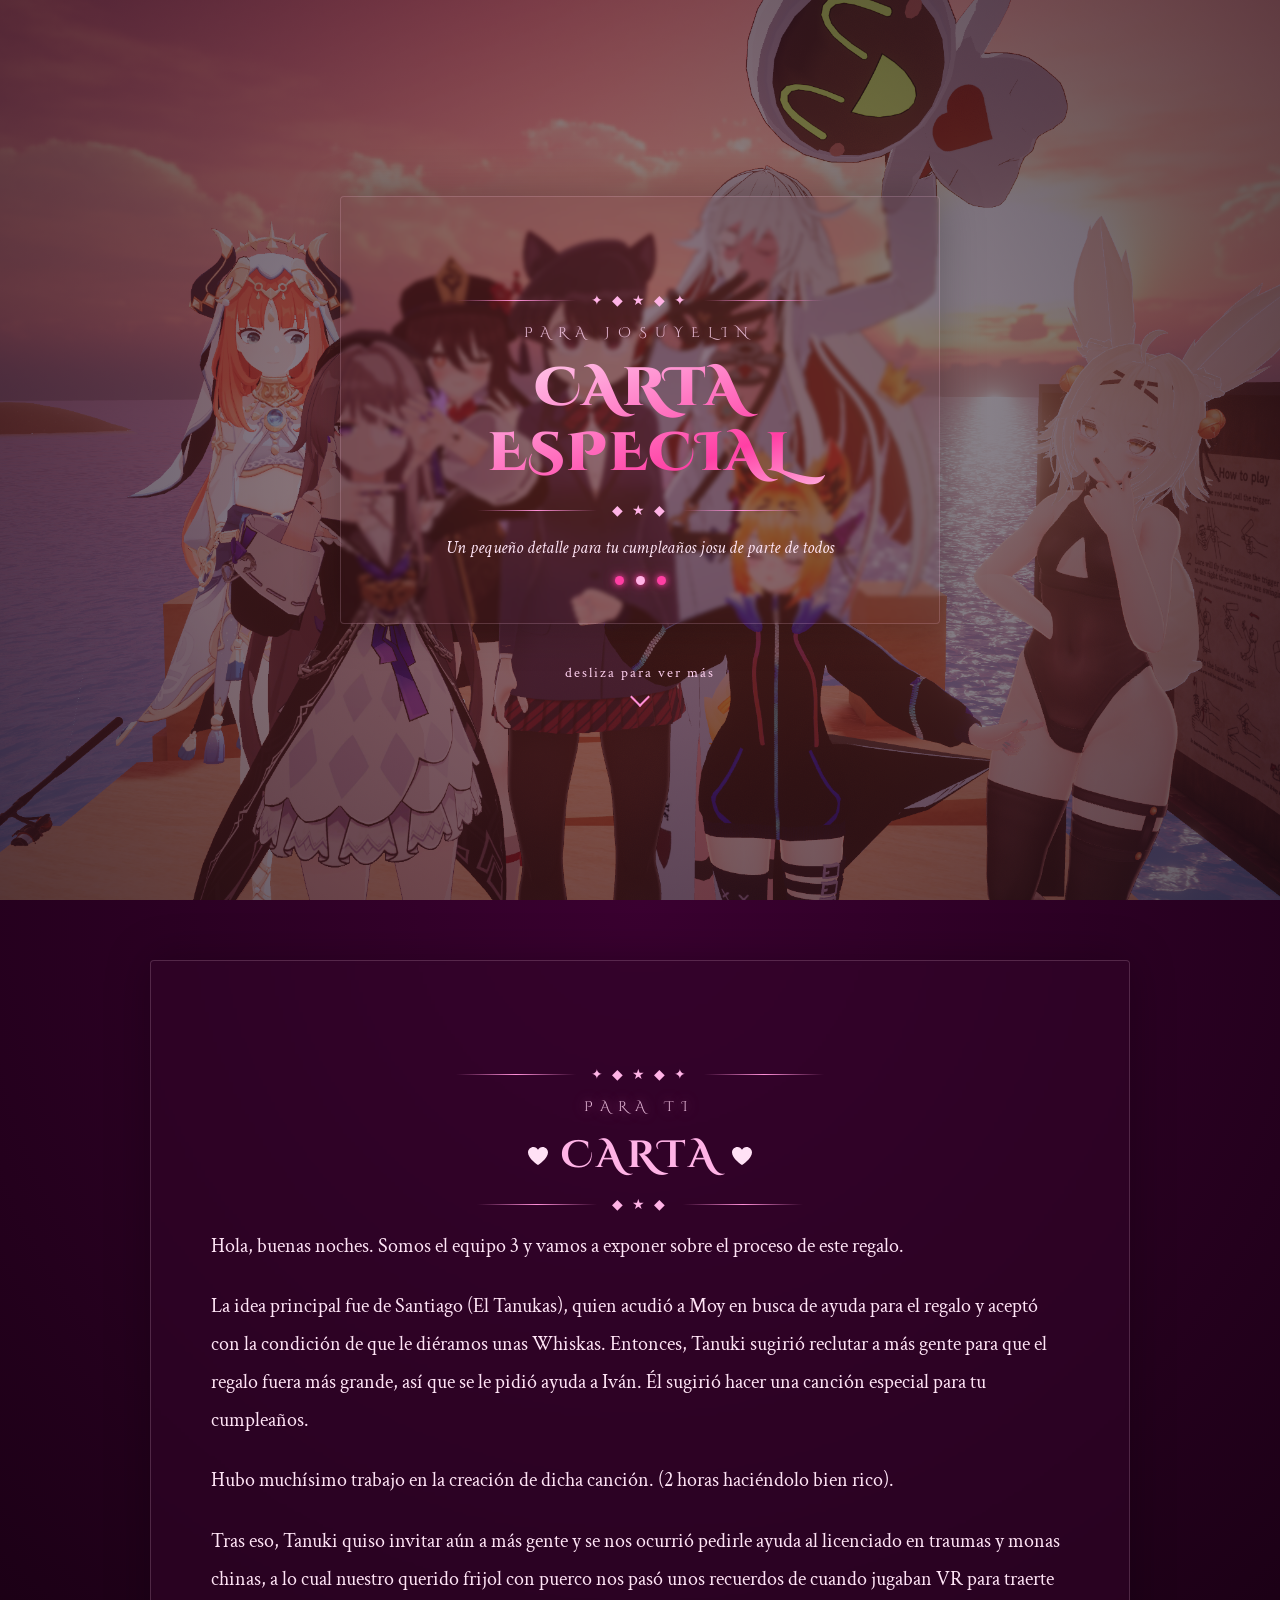
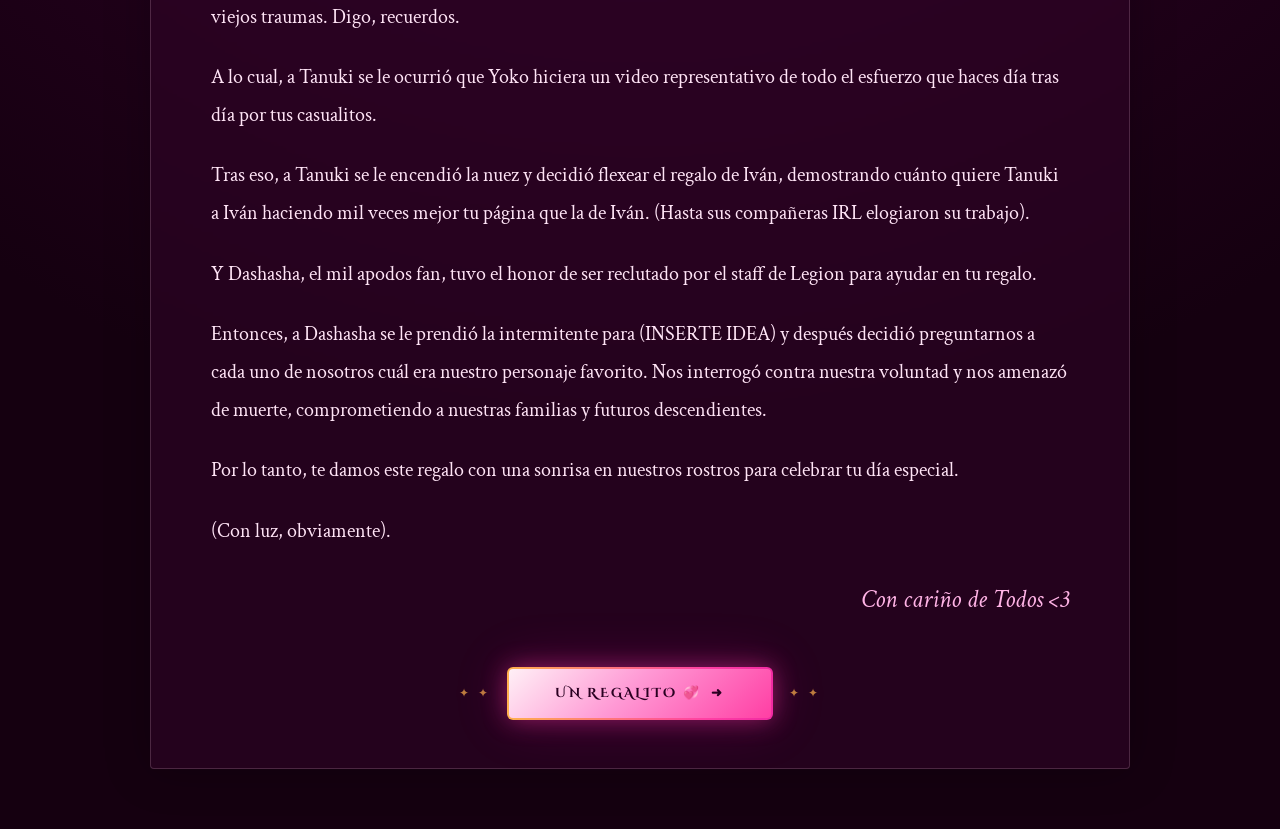
<file: web/Pagina7_cumple.html>
<!DOCTYPE html>
<html lang="es">
<head>
    <meta charset="UTF-8">
    <meta name="viewport" content="width=device-width, initial-scale=1.0">
    <title>Carta Especial - Josuyelin</title>
    <link href="https://fonts.googleapis.com/css2?family=Cinzel+Decorative:wght@400;700;900&family=Crimson+Text:ital,wght@0,400;0,600;1,400&display=swap" rel="stylesheet">
    <link rel="stylesheet" href="/Styles/style7.css">
</head>
<body>

    <div id="petals"></div>
    <div id="sparks"></div>

    <section class="fondo">
        <div class="caja">
            <div class="esquina esquina-tl"></div>
            <div class="esquina esquina-tr"></div>
            <div class="esquina esquina-bl"></div>
            <div class="esquina esquina-br"></div>

            <div class="separador">
                <span class="linea"></span>
                <span class="icono">✦ ◆ ★ ◆ ✦</span>
                <span class="linea"></span>
            </div>

            <p class="pre-titulo">PARA JOSUYELIN</p>
            <h1 class="titulo">CARTA ESPECIAL</h1>

            <div class="separador">
                <span class="linea"></span>
                <span class="icono">◆ ★ ◆</span>
                <span class="linea"></span>
            </div>

            <p class="descripcion">
                Un pequeño detalle para tu cumpleaños josu de parte de todos
            </p>

            <div class="puntos">
                <span class="punto"></span>
                <span class="punto"></span>
                <span class="punto activo"></span>
            </div>
        </div>

        <div class="scroll-indicador">
            <span>desliza para ver más</span>
            <div class="flecha"></div>
        </div>
    </section>

    <section id="carta" class="seccion-carta">
        <div class="caja caja-carta">
            <div class="esquina esquina-tl"></div>
            <div class="esquina esquina-tr"></div>
            <div class="esquina esquina-bl"></div>
            <div class="esquina esquina-br"></div>

            <div class="separador">
                <span class="linea"></span>
                <span class="icono">✦ ◆ ★ ◆ ✦</span>
                <span class="linea"></span>
            </div>

            <p class="pre-titulo">PARA TI</p>
            <h2 class="titulo-carta">
                <svg class="icono-corazon" width="22" height="20" viewBox="0 0 24 22"><path d="M12 21C12 21 1 14 1 7.2C1 3.5 3.8 1 7 1C9.2 1 11 2.3 12 4C13 2.3 14.8 1 17 1C20.2 1 23 3.5 23 7.2C23 14 12 21 12 21Z" fill="url(#hg1)"/><defs><linearGradient id="hg1" x1="1" y1="1" x2="23" y2="21"><stop offset="0%" stop-color="#ffe1f5"/><stop offset="100%" stop-color="#ff3fa4"/></linearGradient></defs></svg>
                CARTA
                <svg class="icono-corazon" width="22" height="20" viewBox="0 0 24 22"><path d="M12 21C12 21 1 14 1 7.2C1 3.5 3.8 1 7 1C9.2 1 11 2.3 12 4C13 2.3 14.8 1 17 1C20.2 1 23 3.5 23 7.2C23 14 12 21 12 21Z" fill="url(#hg2)"/><defs><linearGradient id="hg2" x1="1" y1="1" x2="23" y2="21"><stop offset="0%" stop-color="#ffe1f5"/><stop offset="100%" stop-color="#ff3fa4"/></linearGradient></defs></svg>
            </h2>

            <div class="separador">
                <span class="linea"></span>
                <span class="icono">◆ ★ ◆</span>
                <span class="linea"></span>
            </div>

            <div class="cuerpo-carta">
                <p>Hola, buenas noches. Somos el equipo 3 y vamos a exponer sobre el proceso de este regalo.</p>

                <p>La idea principal fue de Santiago (El Tanukas), quien acudió a Moy en busca de ayuda para el regalo y aceptó con la condición de que le diéramos unas Whiskas. Entonces, Tanuki sugirió reclutar a más gente para que el regalo fuera más grande, así que se le pidió ayuda a Iván. Él sugirió hacer una canción especial para tu cumpleaños.</p>

                <p>Hubo muchísimo trabajo en la creación de dicha canción. (2 horas haciéndolo bien rico).</p>

                <p>Tras eso, Tanuki quiso invitar aún a más gente y se nos ocurrió pedirle ayuda al licenciado en traumas y monas chinas, a lo cual nuestro querido frijol con puerco nos pasó unos recuerdos de cuando jugaban VR para traerte viejos traumas. Digo, recuerdos.</p>

                <p>A lo cual, a Tanuki se le ocurrió que Yoko hiciera un video representativo de todo el esfuerzo que haces día tras día por tus casualitos.</p>

                <p>Tras eso, a Tanuki se le encendió la nuez y decidió flexear el regalo de Iván, demostrando cuánto quiere Tanuki a Iván haciendo mil veces mejor tu página que la de Iván. (Hasta sus compañeras IRL elogiaron su trabajo).</p>

                <p>Y Dashasha, el mil apodos fan, tuvo el honor de ser reclutado por el staff de Legion para ayudar en tu regalo.</p>

                <p>Entonces, a Dashasha se le prendió la intermitente para (INSERTE IDEA) y después decidió preguntarnos a cada uno de nosotros cuál era nuestro personaje favorito. Nos interrogó contra nuestra voluntad y nos amenazó de muerte, comprometiendo a nuestras familias y futuros descendientes.</p>

                <p>Por lo tanto, te damos este regalo con una sonrisa en nuestros rostros para celebrar tu día especial.</p>

                <p>(Con luz, obviamente).</p>

                <p class="firma">Con cariño de Todos <3</p>
            </div>

            <div class="btn-wrap">
                <span class="bside l">✦ ✦</span>
                <div class="btn-outer">
                    <a href="Pagina8_cumple.html" class="btn">
                        Un regalito 💞​<span class="bico">➜</span>
                    </a>
                </div>
                <span class="bside r">✦ ✦</span>
            </div>
        </div>
    </section>

<script>
(function(){
  // ===== PÉTALOS CAYENDO (tonos fucsia) =====
  var layer = document.getElementById('petals');
  var colores = [
    ['#ff3fa4', '#ff9ad5', '#ffe1f5'],
    ['#d600a0', '#ff6fc2', '#ffc8ea'],
    ['#ff5ec4', '#ffb3e6', '#fff0f8'],
    ['#c2007a', '#ff4fae', '#ffd6ee'],
    ['#ff7ac2', '#ffb14d', '#fff5cc']
  ];
  function petaloSVG(c1, c2, c3){
    return 'data:image/svg+xml;charset=utf-8,' + encodeURIComponent(
      '<svg xmlns="http://www.w3.org/2000/svg" viewBox="0 0 100 100">'
      + '<defs><radialGradient id="rg" cx="50%" cy="40%" r="65%">'
      + '<stop offset="0%" stop-color="' + c3 + '"/>'
      + '<stop offset="100%" stop-color="' + c1 + '"/>'
      + '</radialGradient></defs>'
      + '<g transform="translate(50,50)">'
      + '<ellipse cx="0" cy="-22" rx="13" ry="19" fill="url(#rg)" transform="rotate(0)"/>'
      + '<ellipse cx="0" cy="-22" rx="13" ry="19" fill="url(#rg)" transform="rotate(72)"/>'
      + '<ellipse cx="0" cy="-22" rx="13" ry="19" fill="url(#rg)" transform="rotate(144)"/>'
      + '<ellipse cx="0" cy="-22" rx="13" ry="19" fill="url(#rg)" transform="rotate(216)"/>'
      + '<ellipse cx="0" cy="-22" rx="13" ry="19" fill="url(#rg)" transform="rotate(288)"/>'
      + '<circle r="9" fill="' + c2 + '"/>'
      + '<circle r="4" fill="#fff5fb"/>'
      + '</g></svg>'
    );
  }
  var uris = colores.map(function(c){ return petaloSVG(c[0], c[1], c[2]); });
  for (var i = 0; i < 30; i++){
    var el = document.createElement('img');
    el.src = uris[i % uris.length];
    var sz = (14 + Math.random() * 30).toFixed(0);
    var lx = (Math.random() * 104 - 2).toFixed(1);
    var dur = (8 + Math.random() * 10).toFixed(1);
    var swy = (3 + Math.random() * 4).toFixed(1);
    var del = (Math.random() * -20).toFixed(1);
    var dx1 = ((Math.random() - 0.5) * 80).toFixed(0);
    var dx2 = ((Math.random() - 0.5) * 120).toFixed(0);
    var sw1 = ((Math.random() - 0.5) * 50).toFixed(0) + 'px';
    var sw2 = ((Math.random() - 0.5) * 50).toFixed(0) + 'px';
    var r0 = (Math.random() * 360).toFixed(0) + 'deg';
    var rm = (Math.random() * 270).toFixed(0) + 'deg';
    var rf = (Math.random() * 540).toFixed(0) + 'deg';
    var sc = (0.75 + Math.random() * 0.4).toFixed(2);
    var op = (0.5 + Math.random() * 0.4).toFixed(2);
    el.style.cssText =
      'position:absolute;top:-80px;left:' + lx + '%;'
      + 'width:' + sz + 'px;height:' + sz + 'px;object-fit:contain;opacity:0;pointer-events:none;'
      + '--r0:' + r0 + ';--rm:' + rm + ';--rf:' + rf + ';--sc:' + sc + ';--op:' + op + ';'
      + '--dx1:' + dx1 + 'px;--dx2:' + dx2 + 'px;--sw1:' + sw1 + ';--sw2:' + sw2 + ';'
      + 'animation:pCaer ' + dur + 's ' + del + 's linear infinite,pSway ' + swy + 's ' + del + 's ease-in-out infinite;'
      + 'filter:drop-shadow(0 2px 4px rgba(180,0,110,.35));';
    layer.appendChild(el);
  }

  // ===== CHISPAS FLOTANTES =====
  var sp = document.getElementById('sparks');
  var scol = ['#ffb14d', '#ff3fa4', '#ffe1f5', '#ff7ac2', '#ffd18f'];
  for (var j = 0; j < 16; j++){
    var s = document.createElement('div');
    var c = scol[j % scol.length];
    var d = (3 + Math.random() * 4).toFixed(2);
    var dl = (Math.random() * 8).toFixed(2);
    s.style.cssText = 'position:absolute;width:3px;height:3px;border-radius:50%;opacity:0;'
      + 'left:' + (Math.random() * 100).toFixed(1) + '%;bottom:' + (Math.random() * 15).toFixed(1) + '%;'
      + 'background:' + c + ';box-shadow:0 0 6px 2px ' + c + ';'
      + 'animation:floatUp ' + d + 's ' + dl + 's ease-in infinite;';
    sp.appendChild(s);
  }

  // ===== EXPLOSIÓN DE PARTÍCULAS AL HACER CLIC =====
  document.addEventListener('click', function(e){
    var b = document.createElement('div');
    b.className = 'burst';
    b.style.left = e.clientX + 'px';
    b.style.top = e.clientY + 'px';
    for (var k = 0; k < 14; k++){
      var p = document.createElement('div');
      p.className = 'bp';
      var a = (k / 14) * 360, d2 = 50 + Math.random() * 50, r = a * Math.PI / 180;
      var col = scol[k % scol.length];
      p.style.cssText = 'background:' + col + ';box-shadow:0 0 4px ' + col + ';'
        + '--tx:' + (Math.cos(r) * d2).toFixed(1) + 'px;--ty:' + (Math.sin(r) * d2).toFixed(1) + 'px;'
        + 'animation-duration:' + (0.5 + Math.random() * 0.4).toFixed(2) + 's;';
      b.appendChild(p);
    }
    document.body.appendChild(b);
    setTimeout(function(){ b.remove(); }, 1000);
  });
})();
</script>

<!-- un solo audio: antes había dos con el mismo id y el navegador solo usaba el primero -->
<audio id="sonido" preload="auto" loop>
    <source src="/Musica/Fuerza Regida.mp3" type="audio/mpeg">
</audio>

<script>
    const sonido = document.getElementById("sonido");
    sonido.volume = 0.2;
    let yaSonado = false;

    function reproducirSonido() {
        if (yaSonado) return;
        sonido.play().then(() => { yaSonado = true; }).catch(() => {});
    }

    // Intento inmediato al cargar
    window.addEventListener("load", reproducirSonido);

    // Fallback: cualquier primer gesto del usuario lo dispara
    ["click", "keydown", "scroll", "touchstart", "mousemove"].forEach(evt => {
        document.addEventListener(evt, reproducirSonido, { once: true });
    });
</script>
</body>
</html>
</file>
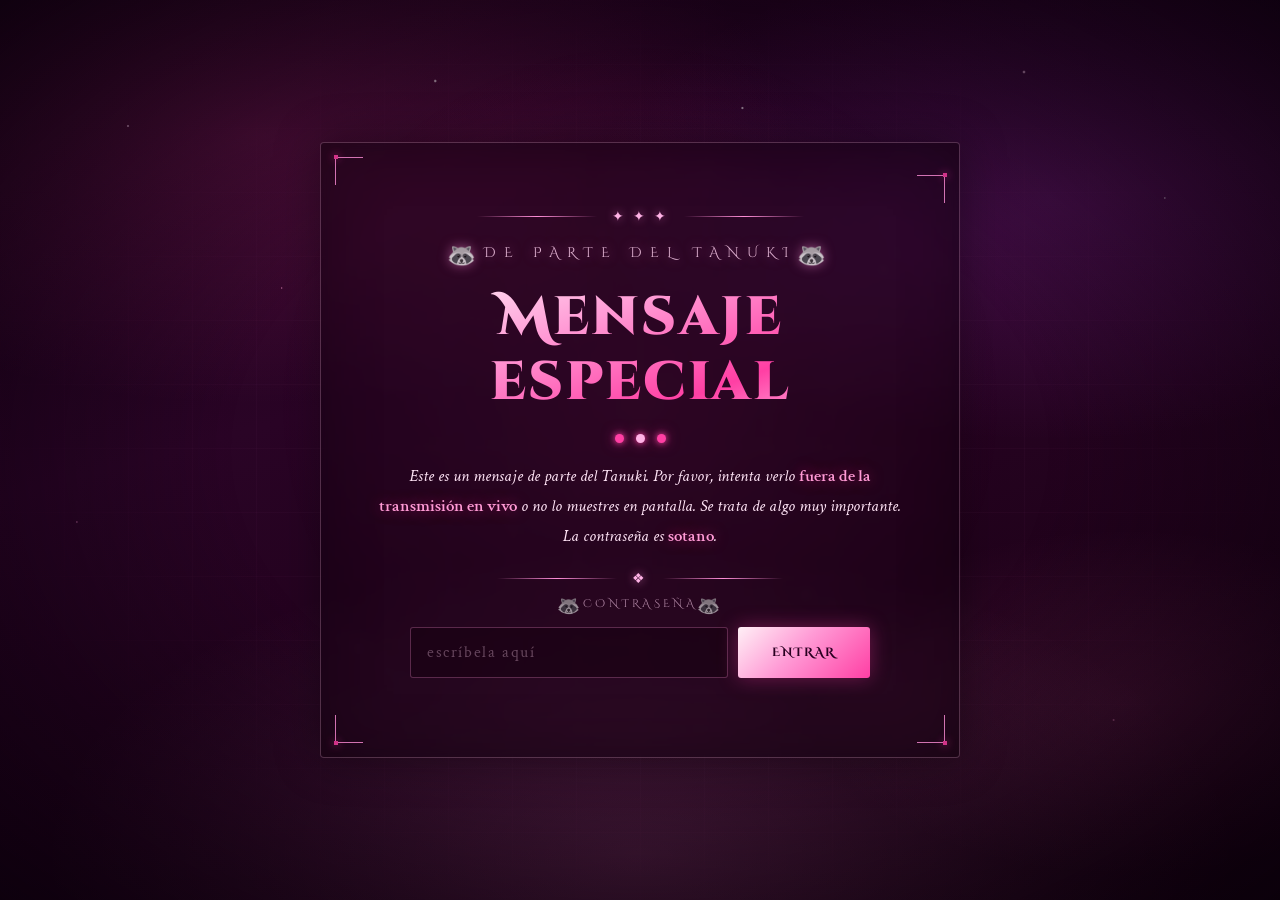
<file: web/Pagina9_cumple.html>
<!DOCTYPE html>
<html lang="es">
<head>
    <meta charset="UTF-8">
    <meta name="viewport" content="width=device-width, initial-scale=1.0">
    <title>Mensaje especial</title>
    <link href="https://fonts.googleapis.com/css2?family=Cinzel+Decorative:wght@400;700;900&family=Crimson+Text:ital,wght@0,400;0,600;1,400&display=swap" rel="stylesheet">
    <link rel="stylesheet" href="/Styles/style9.css">
</head>
<body>



    <div class="estrellas"></div>
    <div id="petals"></div>
    <div id="personajes"></div>
    <div id="sparks"></div>
    <div class="vineta"></div>

    <section class="fondo">
        <div class="caja">

            <!-- esquinas decorativas -->
            <span class="esquina esquina-tl"></span>
            <span class="esquina esquina-tr"></span>
            <span class="esquina esquina-bl"></span>
            <span class="esquina esquina-br"></span>

            <!-- encabezado -->
            <div class="separador">
                <span class="linea"></span>
                <span class="icono">✦ ✦ ✦</span>
                <span class="linea"></span>
            </div>

            <p class="pre-titulo"><span class="emo">🦝</span>De parte del Tanuki<span class="emo">🦝</span></p>

            <h1 class="titulo">Mensaje especial</h1>

            <div class="puntos">
                <span class="punto"></span>
                <span class="punto"></span>
                <span class="punto"></span>
            </div>

            <!-- texto -->
            <p class="descripcion">
                Este es un mensaje de parte del Tanuki.
                Por favor, intenta verlo <strong>fuera de la transmisión en vivo</strong>
                o no lo muestres en pantalla. Se trata de algo muy importante. La contraseña es <strong>sotano</strong>.
            </p>

            <div class="separador">
                <span class="linea"></span>
                <span class="icono">❖</span>
                <span class="linea"></span>
            </div>

            <!-- contraseña -->
            <div class="acceso">
                <label class="etiqueta" for="clave"><span class="emo">🦝</span>Contraseña<span class="emo">🦝</span></label>

                <div class="campo">
                    <input
                        type="text"
                        id="clave"
                        class="input"
                        placeholder="escríbela aquí"
                        autocomplete="off"
                        spellcheck="false">
                    <button type="button" class="btn-clave" id="entrar">Entrar</button>
                </div>

                <p class="aviso" id="aviso" role="alert"></p>
            </div>

        </div>
    </section>


<script>
/* ═══════════════════════════════════════════════════════
   1. CONFIGURACIÓN
═══════════════════════════════════════════════════════ */
const CLAVE            = "sotano";
const SIGUIENTE_VISTA  = "/web/Pagina10_cumple.html";   // ← ruta de tu siguiente vista

const MSG_ERROR   = "Parce, sea serio y ponga la contraseña bien parce.";
const MSG_CORRECT = "Correcta. Ahí vamos...";

// personajes que caen — agrega o cambia rutas aquí
const PERSONAJES = [
    "/fotos de vrchat/furina.png",
    "/fotos de vrchat/Yuzuha.png",
    "/fotos de vrchat/nilou.png",
    "/fotos de vrchat/raiden.png",
];
const CANTIDAD_PERSONAJES = 12;


/* ═══════════════════════════════════════════════════════
   2. ELEMENTOS
═══════════════════════════════════════════════════════ */
const input  = document.getElementById("clave");
const boton  = document.getElementById("entrar");
const aviso  = document.getElementById("aviso");
const acceso = document.querySelector(".acceso");


/* ═══════════════════════════════════════════════════════
   3. VERIFICACIÓN DE CONTRASEÑA
═══════════════════════════════════════════════════════ */
function normalizar(texto) {
    return texto.trim().toLowerCase()
                .normalize("NFD")
                .replace(/[\u0300-\u036f]/g, "");   // acepta "sótano" y "sotano"
}

function mostrarAviso(texto, tipo) {
    aviso.textContent = texto;
    aviso.className   = "aviso visible " + tipo;
}

function fallar() {
    mostrarAviso(MSG_ERROR, "error");
    acceso.classList.remove("temblar");
    void acceso.offsetWidth;              // reinicia la animación
    acceso.classList.add("temblar");
    input.select();
}

function verificar() {
    if (normalizar(input.value) === CLAVE) {
        mostrarAviso(MSG_CORRECT, "ok");
        boton.disabled = true;
        input.disabled = true;
        location.href  = SIGUIENTE_VISTA;   // redirección inmediata
    } else {
        fallar();
    }
}

boton.addEventListener("click", verificar);
input.addEventListener("keydown", e => {
    if (e.key === "Enter") verificar();
});

// precarga la siguiente vista para que abra al instante
const precarga  = document.createElement("link");
precarga.rel    = "prefetch";
precarga.href   = SIGUIENTE_VISTA;
document.head.appendChild(precarga);


/* ═══════════════════════════════════════════════════════
   4. EFECTOS VISUALES
═══════════════════════════════════════════════════════ */
const COLORES = ["#ff9ad5", "#ff3fa4", "#ffd1f0", "#ffb3e6"];

/* --- pétalos cayendo --- */


/* --- personajes cayendo --- */
const personajes = document.getElementById("personajes");

for (let i = 0; i < CANTIDAD_PERSONAJES; i++) {
    const wrap = document.createElement("div");
    wrap.className = "personaje";

    const img = document.createElement("img");
    img.src = PERSONAJES[i % PERSONAJES.length];   // alterna entre los personajes
    img.alt = "";

    // los manda hacia los costados para no tapar la caja del centro
    const lado = Math.random() < 0.5
        ? Math.random() * 22
        : 78 + Math.random() * 22;

    wrap.style.left  = lado + "%";
    wrap.style.width = (45 + Math.random() * 55) + "px";
    wrap.style.animationDuration = (11 + Math.random() * 10) + "s";
    wrap.style.animationDelay    = (-Math.random() * 22) + "s";

    wrap.appendChild(img);
    personajes.appendChild(wrap);
}

/* --- chispas subiendo --- */
const sparks = document.getElementById("sparks");

for (let i = 0; i < 18; i++) {
    const s = document.createElement("span");
    s.className = "chispa";
    s.style.left   = Math.random() * 100 + "%";
    s.style.bottom = "-10px";
    s.style.animationDuration = (6 + Math.random() * 7) + "s";
    s.style.animationDelay    = (-Math.random() * 10) + "s";
    sparks.appendChild(s);
}

/* --- estallido al hacer click --- */
document.addEventListener("click", e => {
    const burst = document.createElement("div");
    burst.className  = "burst";
    burst.style.left = e.clientX + "px";
    burst.style.top  = e.clientY + "px";

    for (let i = 0; i < 10; i++) {
        const bp   = document.createElement("span");
        const ang  = (Math.PI * 2 * i) / 10;
        const dist = 30 + Math.random() * 40;

        bp.className        = "bp";
        bp.style.background = COLORES[Math.floor(Math.random() * COLORES.length)];
        bp.style.setProperty("--tx", Math.cos(ang) * dist + "px");
        bp.style.setProperty("--ty", Math.sin(ang) * dist + "px");
        burst.appendChild(bp);
    }

    document.body.appendChild(burst);
    setTimeout(() => burst.remove(), 900);
});
</script>

</body>
</html>
</file>
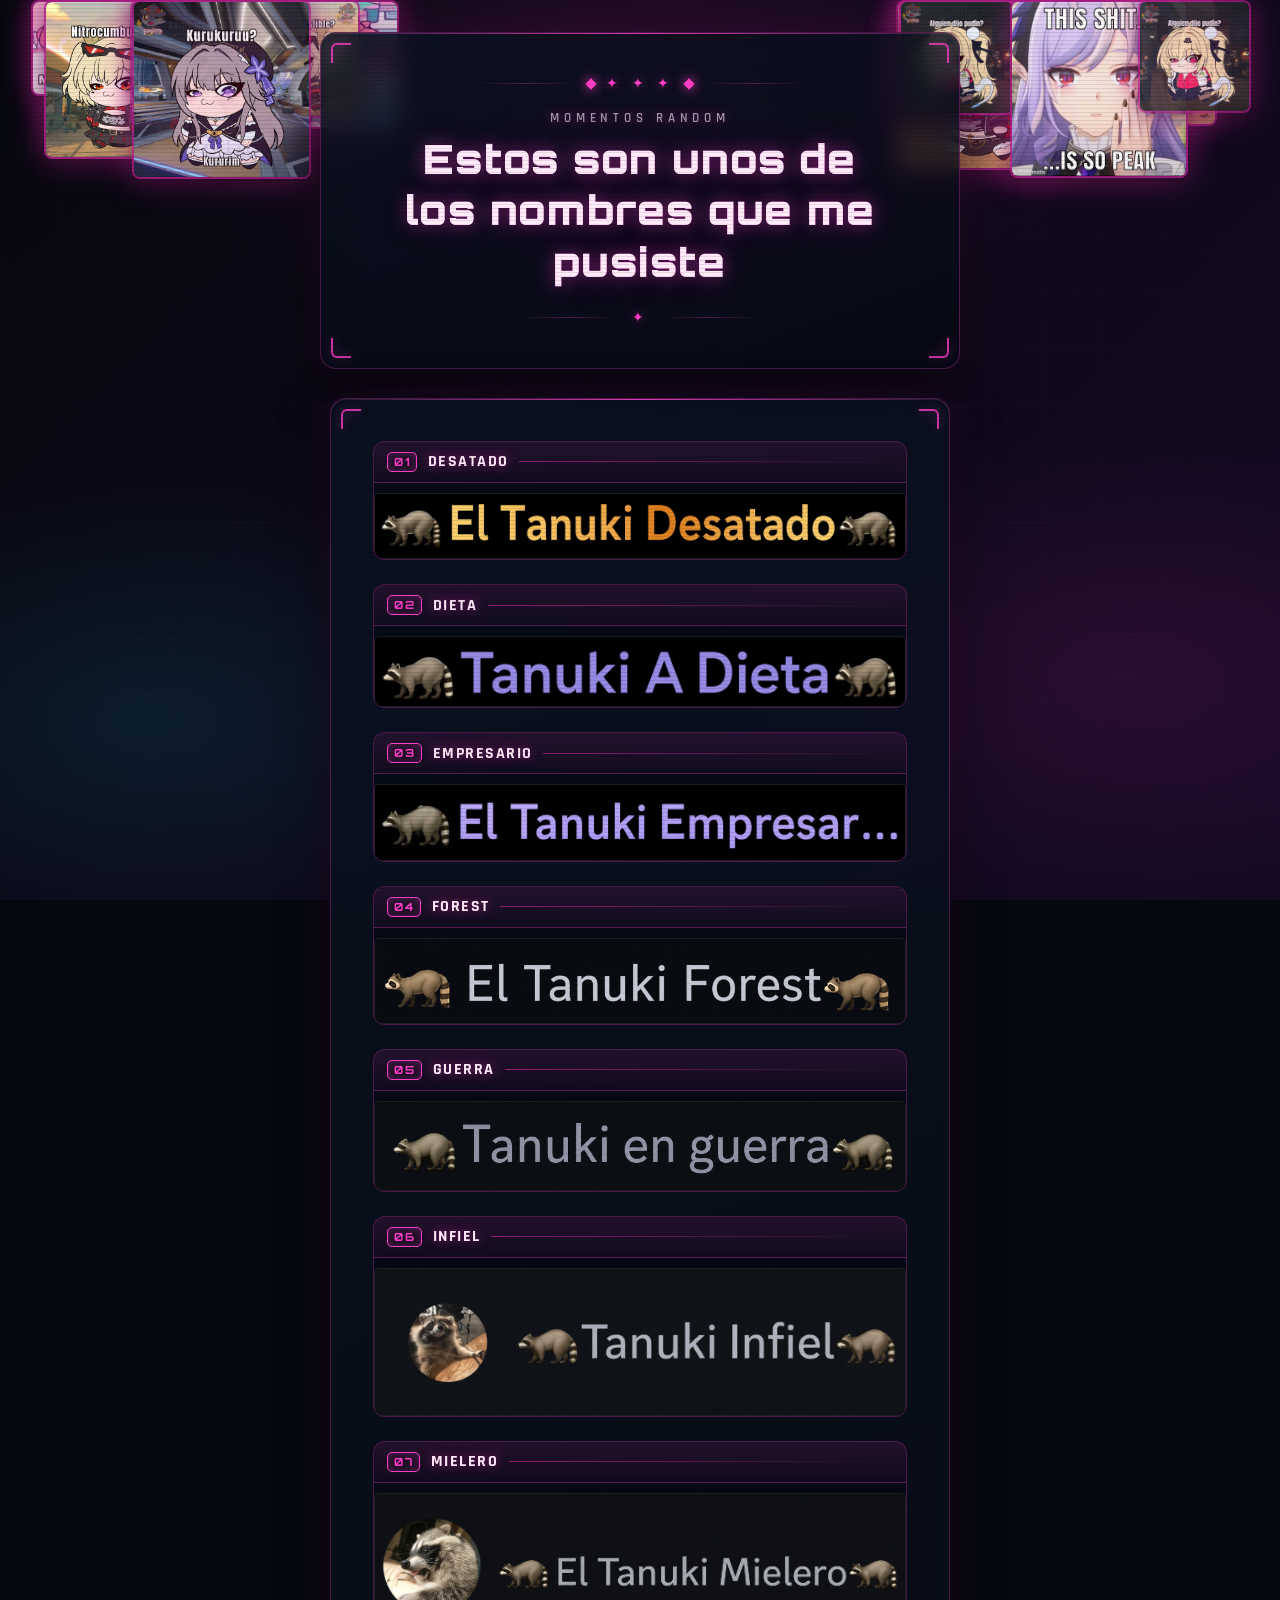
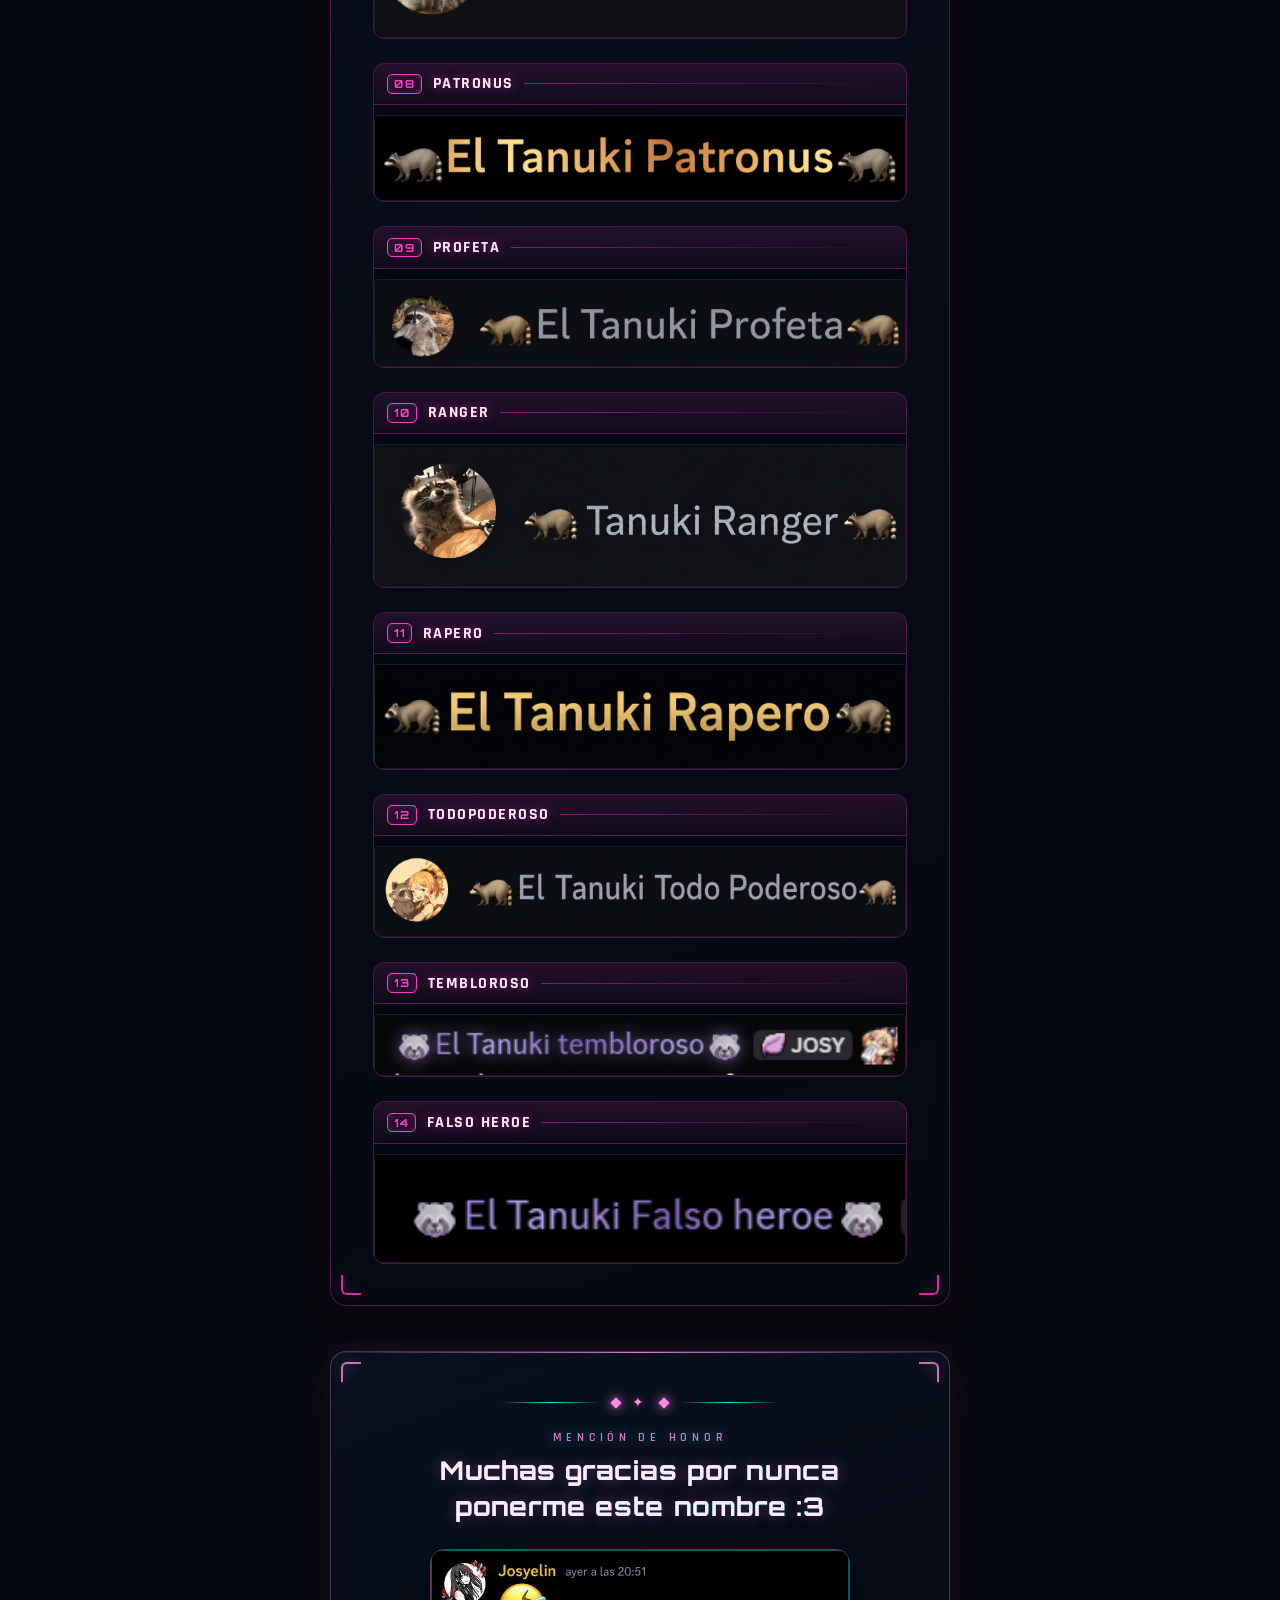
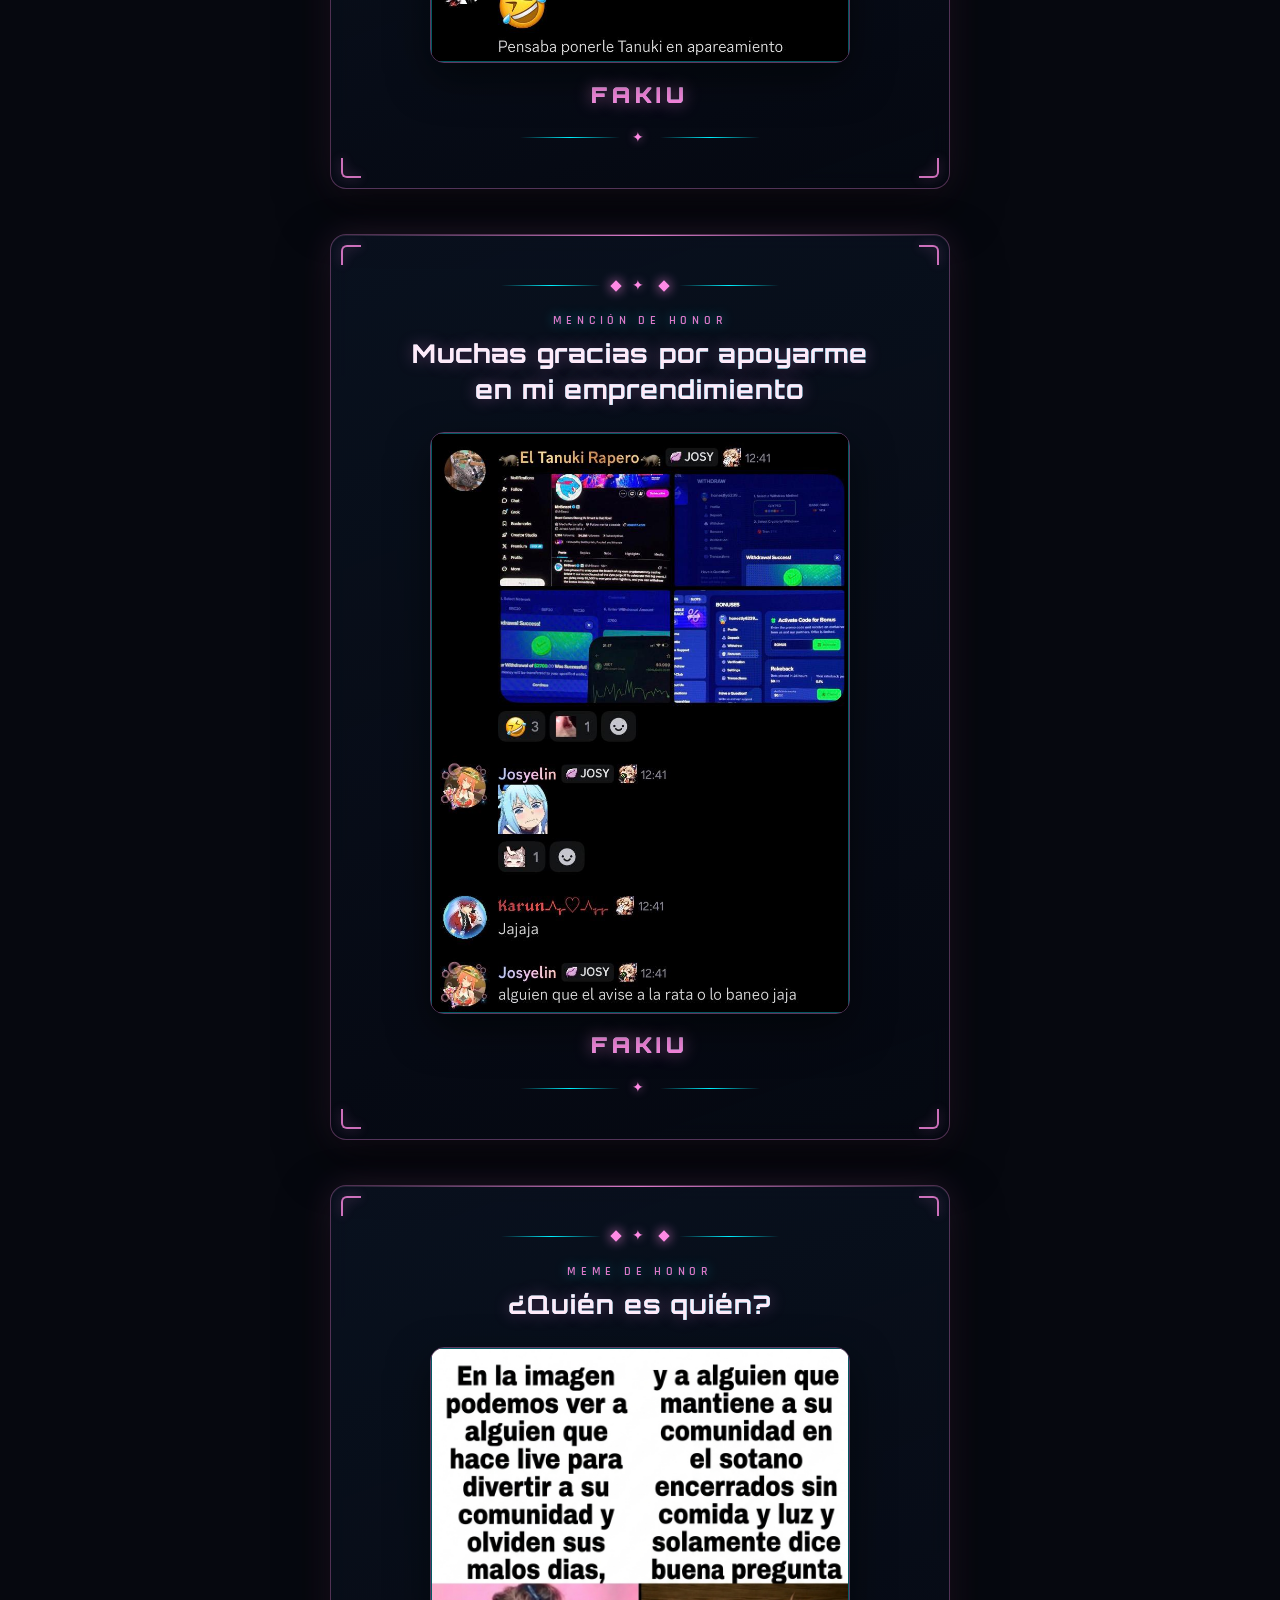
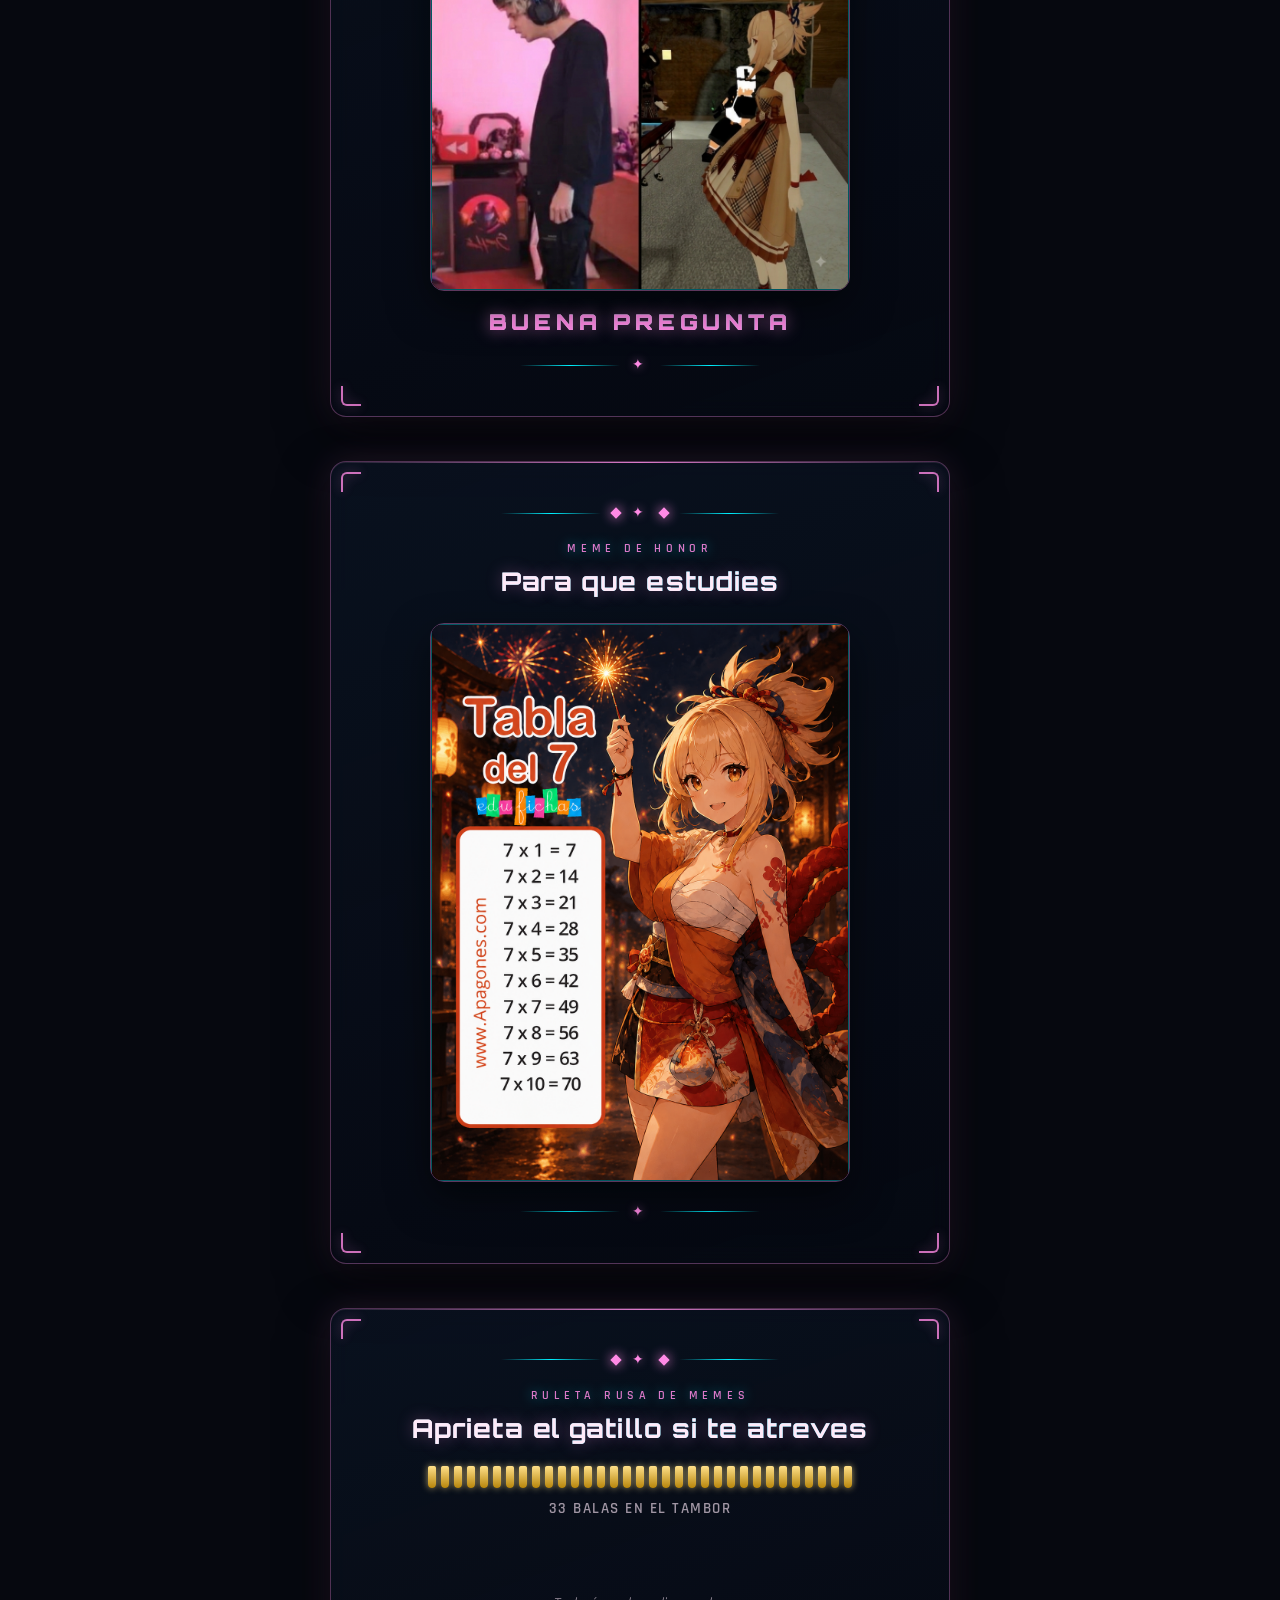
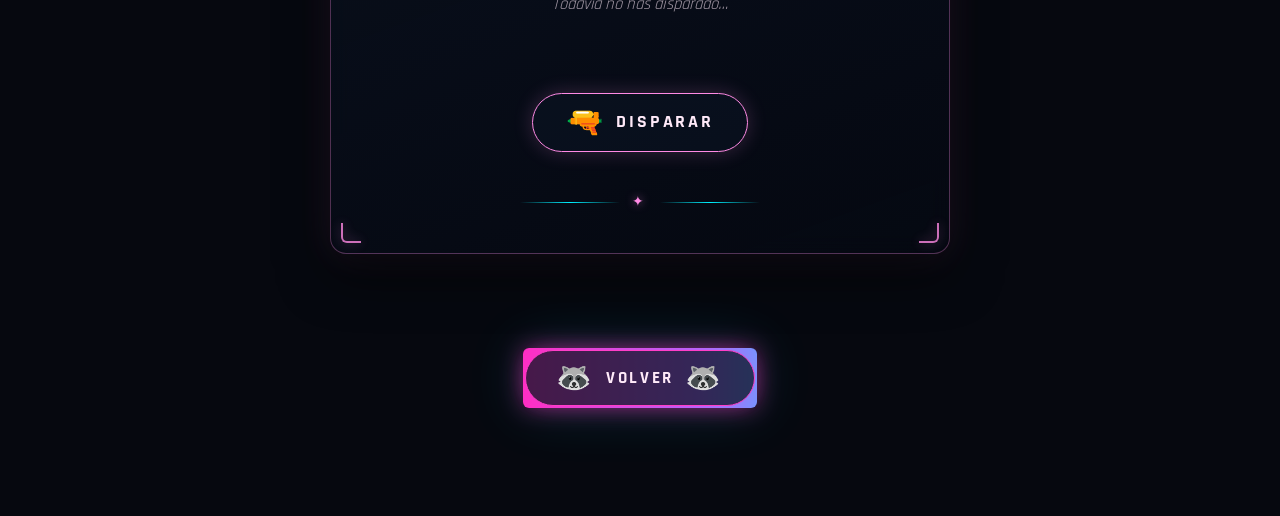
<file: web/tanuki.html>
<!DOCTYPE html>
<html lang="es">

<head>
  <meta charset="UTF-8">
  <meta name="viewport" content="width=device-width, initial-scale=1.0">
  <title>Mis nombres — Tanuki</title>

  <link
    href="https://fonts.googleapis.com/css2?family=Orbitron:wght@400;700;900&family=Rajdhani:wght@400;500;600;700&display=swap"
    rel="stylesheet">
  <link rel="stylesheet" href="/Styles/tanuki.css">

  <!-- ═══════════════════════════════════════════════════════════
     ESTILOS DE ESTA PÁGINA
     Va después de tanuki.css, así que este bloque manda.

     1. Variables
     2. Lluvia de imágenes (/Emojis/)
     3. Cuadros: marco, esquinas y adornos
     4. Cabecera
     5. Galería de apodos
     6. Cuadros "Fakiu" (imagen y video)
     7. Ruleta rusa de memes
     8. Pie / botón
     9. Responsive + movimiento reducido
═══════════════════════════════════════════════════════════ -->
  <style>
    /* ── 1. Variables ───────────────────────────────────────── */
    :root {
      --neon: #ff3ec8;
      --neon-2: #ff8ae5;
      --tinta: #ffeaf9;
      --tinta-suave: rgba(255, 234, 249, .62);

      --cuadro-bg: linear-gradient(160deg, rgba(10, 18, 32, .88), rgba(5, 9, 18, .74));
      --cuadro-borde: rgba(255, 62, 200, .28);
      --cuadro-radio: 16px;
      --cuadro-sombra:
        inset 0 1px 0 rgba(255, 255, 255, .06),
        0 20px 50px rgba(0, 0, 0, .55),
        0 0 34px rgba(255, 62, 200, .10);

      /* respaldo de las variables que el JS pone en cada gota */
      --gota-op: .95;
      --gota-vaiven: 0px;
      --gota-r0: 0deg;
      --gota-rf: 0deg;
    }

    /* ── 2. Lluvia de imágenes de fondo ─────────────────────── */
    #cayendo {
      position: fixed;
      inset: 0;
      overflow: hidden;
      pointer-events: none;
      z-index: 0;
    }

    .cae {
      position: absolute;
      top: 0;
      will-change: transform;
      animation-name: caer, vaiven;
      animation-timing-function: linear, ease-in-out;
      animation-iteration-count: infinite, infinite;
      animation-direction: normal, alternate;
    }

    .cae img {
      display: block;
      width: 100%;
      height: auto;
      opacity: var(--op, var(--gota-op));
      border-radius: 8px;
      box-shadow: 0 6px 20px rgba(0, 0, 0, .4);
      image-rendering: high-quality;
      /* nada de pixelado al reducir */
      backface-visibility: hidden;
      transform: translateZ(0);
      /* la compone la GPU, sin desenfoque */
    }

    .cae .fallback {
      /* emoji si la imagen no carga */
      display: block;
      text-align: center;
      font-size: 2.2rem;
      line-height: 1;
      opacity: var(--op, var(--gota-op));
    }

    @keyframes caer {
      from {
        transform: translateY(-30vh) rotate(var(--r0, var(--gota-r0)));
      }

      to {
        transform: translateY(125vh) rotate(var(--rf, var(--gota-rf)));
      }
    }

    @keyframes vaiven {
      from {
        margin-left: calc(var(--sw, var(--gota-vaiven)) * -1);
      }

      to {
        margin-left: var(--sw, var(--gota-vaiven));
      }
    }

    /* el contenido siempre por encima de la lluvia */
    .cabecera,
    .panel-wrap,
    .pie {
      position: relative;
      z-index: 1;
    }

    /* ── 3. Cuadros ─────────────────────────────────────────── */
    body .panel-wrap {
      max-width: 1060px;
      margin: 0 auto;
      padding: 1.4rem 1.1rem;
    }

    body .titulo-card,
    body .panel {
      position: relative;
      padding: clamp(1.4rem, 4vw, 2.6rem);
      background: var(--cuadro-bg);
      border: 1px solid var(--cuadro-borde);
      border-radius: var(--cuadro-radio);
      box-shadow: var(--cuadro-sombra);
      backdrop-filter: blur(10px) saturate(1.15);
      -webkit-backdrop-filter: blur(10px) saturate(1.15);
      overflow: hidden;
    }

    /* filo de luz en el borde superior */
    body .titulo-card::before,
    body .panel::before {
      content: "";
      position: absolute;
      inset: 0 0 auto 0;
      height: 1px;
      background: linear-gradient(90deg, transparent, var(--neon), transparent);
      opacity: .85;
    }

    /* esquinas en L */
    .esq {
      position: absolute;
      width: 20px;
      height: 20px;
      border: 2px solid var(--neon);
      filter: drop-shadow(0 0 6px rgba(255, 62, 200, .55));
      pointer-events: none;
    }

    .esq.tl {
      top: 10px;
      left: 10px;
      border-right: 0;
      border-bottom: 0;
      border-radius: 6px 0 0 0;
    }

    .esq.tr {
      top: 10px;
      right: 10px;
      border-left: 0;
      border-bottom: 0;
      border-radius: 0 6px 0 0;
    }

    .esq.bl {
      bottom: 10px;
      left: 10px;
      border-right: 0;
      border-top: 0;
      border-radius: 0 0 0 6px;
    }

    .esq.br {
      bottom: 10px;
      right: 10px;
      border-left: 0;
      border-top: 0;
      border-radius: 0 0 6px 0;
    }

    /* sin puntitos en los extremos (por si tanuki.css los agrega) */
    .esq::before,
    .esq::after {
      content: none !important;
      display: none !important;
    }

    /* adornos ✦ */
    .deco {
      display: flex;
      align-items: center;
      justify-content: center;
      gap: .7rem;
      margin-bottom: 1.1rem;
    }

    .deco.bot {
      margin: 1.3rem 0 0;
    }

    .deco .linea {
      flex: 1;
      height: 1px;
      background: linear-gradient(90deg, transparent, var(--cuadro-borde), transparent);
    }

    .deco .rombo {
      width: 8px;
      height: 8px;
      transform: rotate(45deg);
      background: var(--neon);
      box-shadow: 0 0 12px var(--neon);
    }

    .deco .icono {
      font-family: "Rajdhani", sans-serif;
      font-size: .85rem;
      letter-spacing: .35em;
      color: var(--neon);
      text-shadow: 0 0 10px rgba(255, 62, 200, .6);
    }

    /* ── 4. Cabecera ────────────────────────────────────────── */
    body .cabecera {
      max-width: 1060px;
      margin: 0 auto;
      padding: 2rem 1.1rem .4rem;
    }

    .eyebrow {
      margin: 0 0 .5rem;
      font-family: "Rajdhani", sans-serif;
      font-size: .8rem;
      font-weight: 600;
      text-transform: uppercase;
      letter-spacing: .38em;
      text-align: center;
      color: var(--tinta-suave);
    }

    .titulo {
      margin: 0;
      font-family: "Orbitron", sans-serif;
      font-weight: 900;
      font-size: clamp(1.35rem, 4.4vw, 2.5rem);
      line-height: 1.28;
      text-align: center;
      color: var(--tinta);
      text-shadow: 0 0 18px rgba(255, 62, 200, .45), 0 0 42px rgba(255, 62, 200, .18);
    }

    /* ── 5. Galería de apodos ───────────────────────────────── */
    .galeria {
      display: flex;
      flex-direction: column;
      /* una imagen y abajo la otra */
      gap: 1.5rem;
      max-width: 620px;
      margin: 0 auto;
    }

    .galeria .foto {
      margin: 0;
      overflow: hidden;
      border: 1px solid var(--cuadro-borde);
      border-radius: 12px;
      background: rgba(6, 10, 20, .55);
      transition: transform .25s ease, border-color .25s ease, box-shadow .25s ease;
    }

    .galeria .foto:hover {
      transform: translateY(-5px);
      border-color: var(--neon);
      box-shadow: 0 14px 34px rgba(0, 0, 0, .5), 0 0 22px rgba(255, 62, 200, .28);
    }

    .galeria .foto img {
      display: block;
      width: 100%;
      height: auto;
      /* se ve completa, sin recortes */
    }

    /* barra con el número y el apodo — va ARRIBA de la imagen, sin taparla */
    .etiqueta {
      display: flex;
      align-items: center;
      gap: .65rem;
      padding: .6rem .85rem;
      background: linear-gradient(180deg, rgba(255, 62, 200, .12), rgba(255, 62, 200, .04));
      border-bottom: 1px solid rgba(255, 62, 200, .25);
    }

    .etiqueta .num {
      font-family: "Orbitron", sans-serif;
      font-size: .7rem;
      padding: .12rem .38rem;
      border: 1px solid var(--neon);
      border-radius: 5px;
      color: var(--neon);
      box-shadow: 0 0 10px rgba(255, 62, 200, .25) inset;
    }

    .etiqueta .nombre {
      font-family: "Rajdhani", sans-serif;
      font-weight: 700;
      font-size: 1.02rem;
      letter-spacing: .09em;
      text-transform: uppercase;
      color: var(--tinta);
    }

    /* ── 6. Cuadros "Fakiu" ─────────────────────────────────── */
    body .panel-fakiu {
      --cuadro-borde: rgba(255, 138, 229, .30);
      text-align: center;
      box-shadow:
        inset 0 1px 0 rgba(255, 255, 255, .06),
        0 20px 50px rgba(0, 0, 0, .55),
        0 0 34px rgba(255, 138, 229, .12);
    }

    body .panel-fakiu::before {
      background: linear-gradient(90deg, transparent, var(--neon-2), transparent);
    }

    .panel-fakiu .esq {
      border-color: var(--neon-2);
      filter: drop-shadow(0 0 6px rgba(255, 138, 229, .55));
    }

    .panel-fakiu .deco .rombo {
      background: var(--neon-2);
      box-shadow: 0 0 12px var(--neon-2);
    }

    .panel-fakiu .deco .icono {
      color: var(--neon-2);
      text-shadow: 0 0 10px rgba(255, 138, 229, .6);
    }

    .fakiu-eyebrow {
      margin: 0 0 .5rem;
      font-family: "Rajdhani", sans-serif;
      font-size: .78rem;
      font-weight: 600;
      text-transform: uppercase;
      letter-spacing: .38em;
      color: rgba(255, 138, 229, .85);
    }

    .fakiu-titulo {
      margin: 0;
      font-family: "Orbitron", sans-serif;
      font-weight: 700;
      font-size: clamp(1.05rem, 3.2vw, 1.6rem);
      line-height: 1.4;
      color: var(--tinta);
      text-shadow: 0 0 16px rgba(255, 138, 229, .35);
    }

    .foto-fakiu {
      max-width: 420px;
      margin: 1.5rem auto 1.1rem;
      overflow: hidden;
      border: 1px solid rgba(255, 138, 229, .35);
      border-radius: 14px;
      box-shadow: 0 16px 40px rgba(0, 0, 0, .5);
    }

    /* imagen y video se comportan igual dentro del cuadro */
    .foto-fakiu img,
    .foto-fakiu video {
      display: block;
      width: 100%;
      height: auto;
    }

    .foto-fakiu video {
      background: #000;
      /* mientras carga el primer cuadro */
      outline: none;
    }

    .foto-video {
      max-width: 480px;
    }

    .fakiu-firma {
      margin: 0;
      font-family: "Orbitron", sans-serif;
      font-weight: 900;
      font-size: 1.35rem;
      letter-spacing: .22em;
      text-transform: uppercase;
      color: var(--neon-2);
      text-shadow: 0 0 16px rgba(255, 138, 229, .6);
    }

    /* ── 7. Ruleta rusa de memes ─────────────────────────────── */
    .panel-ruleta {
      text-align: center;
    }

    .ruleta-balas {
      display: flex;
      flex-wrap: wrap;
      gap: 5px;
      justify-content: center;
      max-width: 460px;
      margin: 1.2rem auto .7rem;
    }

    .bala {
      width: 8px;
      height: 22px;
      border-radius: 3px 3px 7px 7px;
      background: linear-gradient(180deg, #ffe08a, #b8860b);
      box-shadow: 0 0 7px rgba(255, 224, 138, .65);
      transition: opacity .3s ease, transform .3s ease, background .3s ease, box-shadow .3s ease;
    }

    .bala.gastada {
      background: rgba(255, 255, 255, .07);
      box-shadow: none;
      transform: scaleY(.65);
      opacity: .35;
    }

    .ruleta-contador {
      margin: 0 0 1.3rem;
      font-family: "Rajdhani", sans-serif;
      font-weight: 600;
      font-size: .95rem;
      letter-spacing: .1em;
      text-transform: uppercase;
      color: var(--tinta-suave);
    }

    .ruleta-resultado {
      min-height: 130px;
      display: flex;
      align-items: center;
      justify-content: center;
      margin-bottom: 1.5rem;
    }

    .ruleta-placeholder {
      margin: 0;
      font-family: "Rajdhani", sans-serif;
      font-size: 1.05rem;
      font-style: italic;
      color: var(--tinta-suave);
    }

    .ruleta-titulo {
      margin-bottom: .9rem;
    }

    .ruleta-gatillo {
      display: inline-flex;
      align-items: center;
      gap: .65rem;
      padding: .85rem 2.1rem;
      font-family: "Rajdhani", sans-serif;
      font-weight: 700;
      font-size: 1.1rem;
      letter-spacing: .16em;
      text-transform: uppercase;
      color: var(--tinta);
      background: rgba(10, 18, 32, .75);
      border: 1px solid var(--neon-2);
      border-radius: 999px;
      cursor: pointer;
      box-shadow: 0 0 20px rgba(255, 138, 229, .2);
      transition: transform .15s ease, box-shadow .2s ease, background .2s ease, opacity .2s ease;
    }

    .ruleta-gatillo:hover {
      transform: translateY(-2px);
      background: rgba(255, 138, 229, .12);
      box-shadow: 0 0 30px rgba(255, 138, 229, .5);
    }

    .ruleta-gatillo.disparo {
      animation: gatillo-disparo .3s ease;
    }

    @keyframes gatillo-disparo {
      0% {
        transform: scale(1);
      }

      30% {
        transform: scale(.92) rotate(-2deg);
      }

      60% {
        transform: scale(1.06) rotate(2deg);
      }

      100% {
        transform: scale(1);
      }
    }

    .ruleta-vacio {
      margin: 1rem 0 0;
      font-family: "Rajdhani", sans-serif;
      font-size: .95rem;
      color: var(--tinta-suave);
    }

    .ruleta-recargar {
      background: none;
      border: none;
      padding: 0;
      color: var(--neon-2);
      text-decoration: underline;
      cursor: pointer;
      font: inherit;
    }

    .ruleta-gatillo.temblor {
      animation: gatillo-temblor .35s ease;
    }

    @keyframes gatillo-temblor {
      0%, 100% { transform: translateX(0); }
      25%      { transform: translateX(-4px); }
      75%      { transform: translateX(4px); }
    }

    /* bala de oro: mensaje tierno junto con la foto */
    .oro-caja {
      margin-bottom: 1.1rem;
      padding: .9rem 1.1rem;
      border: 1px solid rgba(255, 214, 100, .55);
      border-radius: 10px;
      background: linear-gradient(160deg, rgba(255, 214, 100, .12), rgba(255, 214, 100, .03));
      box-shadow: 0 0 22px rgba(255, 214, 100, .25);
    }

    .oro-eyebrow {
      margin: 0 0 .4rem;
      font-family: "Rajdhani", sans-serif;
      font-weight: 700;
      font-size: .78rem;
      letter-spacing: .3em;
      text-transform: uppercase;
      color: #ffd664;
    }

    .oro-texto {
      margin: 0;
      font-family: "Rajdhani", sans-serif;
      font-size: 1.05rem;
      font-style: italic;
      color: var(--tinta);
    }

    .foto-fakiu.foto-oro {
      border-color: rgba(255, 214, 100, .6);
      box-shadow: 0 16px 40px rgba(0, 0, 0, .5), 0 0 26px rgba(255, 214, 100, .35);
    }

    /* historial de memes ya vistos */
    .ruleta-historial {
      display: flex;
      flex-wrap: wrap;
      gap: 6px;
      justify-content: center;
      max-width: 480px;
      margin: 1.3rem auto 0;
    }

    .ruleta-historial img {
      width: 46px;
      height: 46px;
      object-fit: cover;
      border-radius: 6px;
      border: 1px solid var(--cuadro-borde);
      opacity: .85;
      transition: transform .2s ease, opacity .2s ease;
    }

    .ruleta-historial img:hover {
      transform: scale(1.18);
      opacity: 1;
    }

    /* confeti al vaciar el tambor */
    .confeti {
      position: fixed;
      top: -12px;
      width: 8px;
      height: 14px;
      border-radius: 2px;
      z-index: 10000;
      pointer-events: none;
      animation: confeti-caer linear forwards;
    }

    @keyframes confeti-caer {
      to {
        transform: translateY(112vh) rotate(720deg);
        opacity: .25;
      }
    }

    /* ── 8. Pie / botón ──────────────────────────────────────── */
    body .pie {
      display: flex;
      justify-content: center;
      padding: 1.6rem 1.1rem 3rem;
    }

    .pie .btn {
      display: inline-flex;
      align-items: center;
      gap: .7rem;
      padding: .8rem 1.9rem;
      font-family: "Rajdhani", sans-serif;
      font-weight: 700;
      font-size: 1.05rem;
      letter-spacing: .16em;
      text-transform: uppercase;
      text-decoration: none;
      color: var(--tinta);
      background: rgba(10, 18, 32, .75);
      border: 1px solid var(--neon);
      border-radius: 999px;
      box-shadow: 0 0 20px rgba(255, 62, 200, .18);
      transition: transform .2s ease, box-shadow .2s ease, background .2s ease;
    }

    .pie .btn:hover {
      transform: translateY(-2px);
      background: rgba(255, 62, 200, .12);
      box-shadow: 0 0 30px rgba(255, 62, 200, .45);
    }

    /* ── 9. Responsive + movimiento reducido ────────────────── */
    @media (max-width: 560px) {
      .galeria {
        gap: 1.1rem;
      }

      .esq {
        width: 15px;
        height: 15px;
      }

      body .titulo-card,
      body .panel {
        padding: 1.3rem 1rem;
      }
    }

    @media (prefers-reduced-motion: reduce) {
      .cae {
        animation: none;
        display: none;
      }

      .galeria .foto,
      .pie .btn,
      .ruleta-gatillo {
        transition: none;
      }
    }
  </style>
</head>

<body>

  <!-- ══════════════ FONDO ══════════════ -->
  <div class="bg-layer"></div>
  <div class="scanlines"></div>
  <div id="cayendo"></div>

  <!-- ══════════════ CABECERA ══════════════ -->
  <header class="cabecera">
    <div class="titulo-card">
      <span class="esq tl"></span><span class="esq tr"></span>
      <span class="esq bl"></span><span class="esq br"></span>

      <div class="deco">
        <span class="linea"></span>
        <span class="rombo"></span>
        <span class="icono">✦ ✦ ✦</span>
        <span class="rombo"></span>
        <span class="linea"></span>
      </div>

      <p class="eyebrow">Momentos random</p>
      <h1 class="titulo">Estos son unos de<br>los nombres que me pusiste</h1>

      <div class="deco bot">
        <span class="linea"></span>
        <span class="icono">✦</span>
        <span class="linea"></span>
      </div>
    </div>
  </header>

  <!-- ══════════════ GALERÍA DE APODOS ══════════════ -->
  <main class="panel-wrap">
    <section class="panel">
      <span class="esq tl"></span><span class="esq tr"></span>
      <span class="esq bl"></span><span class="esq br"></span>

      <!-- se llena solo desde el array APODOS -->
      <div class="galeria" id="galeria"></div>
    </section>
  </main>

  <!-- ══════════════ CUADRO ESPECIAL: APAREAMIENTO ══════════════ -->
  <section class="panel-wrap">
    <div class="panel panel-fakiu">
      <span class="esq tl"></span><span class="esq tr"></span>
      <span class="esq bl"></span><span class="esq br"></span>

      <div class="deco">
        <span class="linea"></span>
        <span class="rombo"></span>
        <span class="icono">✦</span>
        <span class="rombo"></span>
        <span class="linea"></span>
      </div>

      <p class="fakiu-eyebrow">Mención de honor</p>

      <h2 class="fakiu-titulo">
        Muchas gracias por nunca<br>ponerme este nombre :3
      </h2>

      <figure class="foto foto-fakiu">
        <img src="/tanuki/apareamiento.jpg" alt="Fakiu" loading="lazy">
      </figure>

      <p class="fakiu-firma">Fakiu</p>

      <div class="deco bot">
        <span class="linea"></span>
        <span class="icono">✦</span>
        <span class="linea"></span>
      </div>
    </div>
  </section>

  <!-- ══════════════ CUADRO ESPECIAL: FAKIU ══════════════ -->
  <section class="panel-wrap">
    <div class="panel panel-fakiu">
      <span class="esq tl"></span><span class="esq tr"></span>
      <span class="esq bl"></span><span class="esq br"></span>

      <div class="deco">
        <span class="linea"></span>
        <span class="rombo"></span>
        <span class="icono">✦</span>
        <span class="rombo"></span>
        <span class="linea"></span>
      </div>

      <p class="fakiu-eyebrow">Mención de honor</p>

      <h2 class="fakiu-titulo">
        Muchas gracias por apoyarme<br>en mi emprendimiento
      </h2>

      <figure class="foto foto-fakiu">
        <img src="/tanuki/fakiu.png" alt="Fakiu" loading="lazy">
      </figure>

      <p class="fakiu-firma">Fakiu</p>
      <div class="deco bot">
        <span class="linea"></span>
        <span class="icono">✦</span>
        <span class="linea"></span>
      </div>
    </div>
  </section>

  <!-- ══════════════ CUADRO ESPECIAL: MEME ══════════════ -->
  <section class="panel-wrap">
    <div class="panel panel-fakiu">
      <span class="esq tl"></span><span class="esq tr"></span>
      <span class="esq bl"></span><span class="esq br"></span>

      <div class="deco">
        <span class="linea"></span>
        <span class="rombo"></span>
        <span class="icono">✦</span>
        <span class="rombo"></span>
        <span class="linea"></span>
      </div>

      <p class="fakiu-eyebrow">Meme de honor</p>

      <h2 class="fakiu-titulo">
        ¿Quién es quién?
      </h2>

      <figure class="foto foto-fakiu">
        <img src="/tanuki/meme.png" alt="Meme" loading="lazy">
      </figure>

      <p class="fakiu-firma">Buena pregunta</p>

      <div class="deco bot">
        <span class="linea"></span>
        <span class="icono">✦</span>
        <span class="linea"></span>
      </div>
    </div>
  </section>

  <section class="panel-wrap">
    <div class="panel panel-fakiu">
      <span class="esq tl"></span><span class="esq tr"></span>
      <span class="esq bl"></span><span class="esq br"></span>

      <div class="deco">
        <span class="linea"></span>
        <span class="rombo"></span>
        <span class="icono">✦</span>
        <span class="rombo"></span>
        <span class="linea"></span>
      </div>

      <p class="fakiu-eyebrow">Meme de honor</p>

      <h2 class="fakiu-titulo">
        Para que estudies
      </h2>

      <figure class="foto foto-fakiu">
        <img src="/Mensajes de amigos/tabla.png" alt="Meme" loading="lazy">
      </figure>

      <div class="deco bot">
        <span class="linea"></span>
        <span class="icono">✦</span>
        <span class="linea"></span>
      </div>
    </div>
  </section>

  <!-- ══════════════ RULETA RUSA DE MEMES ══════════════ -->
  <section class="panel-wrap">
    <div class="panel panel-fakiu panel-ruleta">
      <span class="esq tl"></span><span class="esq tr"></span>
      <span class="esq bl"></span><span class="esq br"></span>

      <div class="deco">
        <span class="linea"></span>
        <span class="rombo"></span>
        <span class="icono">✦</span>
        <span class="rombo"></span>
        <span class="linea"></span>
      </div>

      <p class="fakiu-eyebrow">Ruleta rusa de memes</p>
      <h2 class="fakiu-titulo">Aprieta el gatillo si te atreves</h2>

      <div class="ruleta-balas" id="ruletaBalas"></div>
      <p class="ruleta-contador" id="ruletaContador">balas en el tambor</p>

      <div class="ruleta-resultado" id="ruletaResultado">
        <p class="ruleta-placeholder">Todavía no has disparado…</p>
      </div>

      <button type="button" class="ruleta-gatillo" id="ruletaGatillo">
        <span class="emo">🔫</span> Disparar
      </button>

      <p class="ruleta-vacio" id="ruletaVacio" hidden>
        Se acabaron las balas —
        <button type="button" class="ruleta-recargar" id="ruletaRecargar">recargar</button>
      </p>

      <div class="ruleta-historial" id="ruletaHistorial"></div>

      <div class="deco bot">
        <span class="linea"></span>
        <span class="icono">✦</span>
        <span class="linea"></span>
      </div>
    </div>
  </section>
  <!-- ══════════════ PIE ══════════════ -->

  <footer class="pie">
    <div class="btn-outer">
      <a href="/web/Pagina4_cumple.html" class="btn">
        <span class="emo">🦝</span>
        Volver
        <span class="emo">🦝</span>
      </a>
    </div>
  </footer>

  <audio id="sonido" preload="auto" loop>
    <source src="/Musica/Don Omar - Virtual Diva (Visualizer).mp3" type="audio/mpeg">
  </audio>

  <script>
    var CARPETA = '/tanuki/'; 

    var APODOS = [
      { archivo: 'desatado.png', nombre: 'Desatado' },
      { archivo: 'dieta.png', nombre: 'Dieta' },
      { archivo: 'empresario.png', nombre: 'Empresario' },
      { archivo: 'forest.png', nombre: 'Forest' },
      { archivo: 'guerra.png', nombre: 'Guerra' },
      { archivo: 'infiel.png', nombre: 'Infiel' },
      { archivo: 'mielero.png', nombre: 'Mielero' },
      { archivo: 'patronus.png', nombre: 'Patronus' },
      { archivo: 'profeta.png', nombre: 'Profeta' },
      { archivo: 'ranger.png', nombre: 'Ranger' },
      { archivo: 'rapero.png', nombre: 'Rapero' },
      { archivo: 'todoPoderoso.png', nombre: 'Todopoderoso' },
      { archivo: 'tembloroso.png', nombre: 'Tembloroso' },
      { archivo: 'falso.png', nombre: 'Falso heroe' }
    ];

    /* ═══════════════════════════════════════════
       MEMES DE LA RULETA RUSA
       (antes era la lista larga y estática;
        ahora salen uno por uno, sin repetir)
    ═══════════════════════════════════════════ */
    var RULETA_MEMES = [
      { titulo: '¿Yokito?', archivo: 'yoko.png' },
      { titulo: '¿YOko?', archivo: 'yokoovulando.png' },
      { titulo: '¿YOkolate?', archivo: 'primeravez.png' },
      { titulo: '¿Ayaya?', archivo: 'ayaya.png' },
      { titulo: 'Bro? 🏳️‍🌈🤨 📸', archivo: 'encima.png' },
      { titulo: 'Moy? 🏳️‍🌈🤨 📸', archivo: 'argentinos.png' },
      { titulo: 'cada quien.....', archivo: 'chorizo.png' },
      { titulo: '¿Este es tu idolo?', archivo: 'erick.png' },
      { titulo: 'Los novios...', archivo: 'amigos.png' },
      { titulo: 'que?', archivo: 'antojo.png' },
      { titulo: 'A como el kilo', archivo: 'carbon.png' },
      { titulo: 'Rugido de tripas', archivo: 'tienda.png' },
      { titulo: 'Falta de luz', archivo: 'luz.png' },
      { titulo: 'Gustos de Yoko', archivo: 'gustodeyoko.png' },
      { titulo: 'Aceites', archivo: 'aceite.png' },
      { titulo: 'Presidente', archivo: 'maduro.png' },
      { titulo: '¿🏳️‍🌈?', archivo: 'soyyo.png' },
      { titulo: 'Moy cachondo', archivo: 'cachondo.png' },
      { titulo: 'Erick sumiso', archivo: 'erick1.png' },
      { titulo: '5 negros y ayaya', archivo: '5negros.png' },
      { titulo: 'Como?', archivo: 'yokokai.png' },
      { titulo: 'Chikito...', archivo: 'pequeño.png' },
      { titulo: 'Cantando la quemona', archivo: 'quemona.png' },
      { titulo: 'Confirmamos', archivo: 'maduros.png' },
      { titulo: 'Primera vez de yokito...', archivo: 'amor.png' },
      { titulo: 'Ya deja de quemarte boludo...', archivo: 'quemado.png' },
      { titulo: 'Los cachonboys en acción', archivo: 'cahondos.png' },
      { titulo: 'Dedicatorias al yoko...', archivo: 'yoko1.png' },
      { titulo: 'Asbel enamorada', archivo: 'enamorado.png' },
      { titulo: 'Asbel dedicando', archivo: 'asbelamor.png' },
      { titulo: 'Servicios de Asbel para Tanukas', archivo: 'image copy.png' },
      { titulo: 'Mi colita', archivo: 'yoko4.png' },
      { titulo: 'Los pinky infieles', archivo: 'infiel_yoko.png' }
    ];

    var ruletaRestantes = [];
    var ruletaPosicion = 0;
    var ruletaIndiceOro = -1;
    var ruletaHistorial = [];
    var audioCtx = null;

    var MENSAJES_TIERNOS = [
      'Bala de oro: entre tanto meme, esto es solo para recordarte que el sotano no tiene comida.',
      'Si realmente tienes valor lleva esta pistola y veras como tienes luz gratis de un 1 año a 6 años.',
      'Esta te la ganaste: eres Yoimiya :3',
      'Bala de oro desbloqueada. Gracias por aguantar estas desgracias humanas.'
    ];

    var CAYENDO = [
      '/Emojis/burni.jpg',
      '/Emojis/culebra.jpg',
      '/Emojis/kurukuru.jpg',
      '/Emojis/lucy.jpg',
      '/Emojis/mevalevrg.png',
      '/Emojis/celos.png'
    ];
    var CANTIDAD_CAYENDO = 15;   
    var ANCHO_MIN = 95;      
    var ANCHO_MAX = 180;
    var CENTRO_LIBRE = 0.46;    
    var EMOJI_RESPALDO = '🦝';   

    var EMOJIS_CLICK = ['🦝', '✦', '⚡', '✧'];

    function azar(min, max) { return min + Math.random() * (max - min); }

    function posicionLateral(i) {
      var banda = (1 - CENTRO_LIBRE) / 2;          
      var izq = (i % 2 === 0);                   
      return izq ? azar(0, banda)
        : azar(1 - banda, 1);
    }

    function pintarGaleria() {
      var galeria = document.getElementById('galeria');
      if (!galeria) return;

      APODOS.forEach(function (item, i) {
        var fila = document.createElement('figure');
        fila.className = 'foto';
        fila.innerHTML =
          '<div class="etiqueta">' +
          '<span class="num">' + String(i + 1).padStart(2, '0') + '</span>' +
          '<span class="nombre">' + item.nombre + '</span>' +
          '</div>' +
          '<img src="' + encodeURI(CARPETA + item.archivo) + '" alt="' + item.nombre + '" loading="lazy">';
        galeria.appendChild(fila);
      });
    }

    function crearGota(i) {
      var wrap = document.createElement('div');
      wrap.className = 'cae';

      var img = document.createElement('img');
      img.src = encodeURI(CAYENDO[i % CAYENDO.length]);
      img.alt = '';
      img.decoding = 'async';

      img.onload = function () {
        var ancho = parseInt(wrap.style.width, 10);
        if (img.naturalWidth && ancho > img.naturalWidth) {
          wrap.style.width = img.naturalWidth + 'px';
        }
      };

      img.onerror = function () {
        console.warn('No cargó la imagen de fondo:', img.src);
        img.remove();
        var span = document.createElement('span');
        span.className = 'fallback';
        span.textContent = EMOJI_RESPALDO;
        wrap.appendChild(span);
      };

      var ancho = Math.round(azar(ANCHO_MIN, ANCHO_MAX));
      wrap.style.width = ancho + 'px';

      wrap.dataset.pos = posicionLateral(i).toFixed(4);
      wrap.style.left = Math.round(wrap.dataset.pos * (window.innerWidth - ancho)) + 'px';

      wrap.style.setProperty('--r0', azar(-20, 20).toFixed(0) + 'deg');
      wrap.style.setProperty('--rf', azar(-45, 45).toFixed(0) + 'deg');
      wrap.style.setProperty('--op', azar(0.85, 1).toFixed(2));
      wrap.style.setProperty('--sw', azar(-18, 18).toFixed(0) + 'px');

      var dur = azar(13, 25).toFixed(1);  
      var vaiven = azar(4, 8).toFixed(1);     
      var retraso = azar(-25, 0).toFixed(1);

      wrap.style.animationDuration = dur + 's, ' + vaiven + 's';
      wrap.style.animationDelay = retraso + 's, ' + retraso + 's';

      wrap.appendChild(img);
      return wrap;
    }

    function lluviaFondo() {
      var capa = document.getElementById('cayendo');
      if (!capa) return;

      for (var i = 0; i < CANTIDAD_CAYENDO; i++) {
        capa.appendChild(crearGota(i));
      }

      window.addEventListener('resize', function () {
        Array.prototype.forEach.call(capa.children, function (w) {
          var ancho = parseInt(w.style.width, 10) || 0;
          w.style.left = Math.round(w.dataset.pos * (window.innerWidth - ancho)) + 'px';
        });
      });
    }

    function estallido(e) {

      if (e.target.closest('a, video, audio, button')) return;

      var b = document.createElement('div');
      b.className = 'burst';
      b.style.left = e.clientX + 'px';
      b.style.top = e.clientY + 'px';

      for (var k = 0; k < 8; k++) {
        var p = document.createElement('div');
        p.className = 'bp';
        p.textContent = EMOJIS_CLICK[k % EMOJIS_CLICK.length];

        var ang = (k / 8) * 360 + azar(-15, 15);
        var dist = azar(45, 100);
        var rad = ang * Math.PI / 180;

        p.style.setProperty('--tx', (Math.cos(rad) * dist).toFixed(1) + 'px');
        p.style.setProperty('--ty', (Math.sin(rad) * dist).toFixed(1) + 'px');
        p.style.fontSize = azar(14, 26).toFixed(0) + 'px';

        b.appendChild(p);
      }

      document.body.appendChild(b);
      setTimeout(function () { b.remove(); }, 1000);
    }

    var sonido = document.getElementById('sonido');
    var yaSonado = false;

    function reproducirSonido() {
      if (yaSonado || !sonido) return;
      sonido.play().then(function () { yaSonado = true; }).catch(function () { });
    }

    function prepararVideo() {
      var video = document.getElementById('videoMeme');
      if (!video) return;

      video.addEventListener('error', function () {
        console.warn('No cargó el video:', video.currentSrc || video.src);
      });

      video.addEventListener('play', function () {
        if (sonido) sonido.volume = 0.02;
      });

      ['pause', 'ended'].forEach(function (evt) {
        video.addEventListener(evt, function () {
          if (sonido) sonido.volume = 0.2;
        });
      });
    }

    /* ═══════════════════════════════════════════
       RULETA RUSA DE MEMES
    ═══════════════════════════════════════════ */
    function barajar(lista) {
      var copia = lista.slice();
      for (var i = copia.length - 1; i > 0; i--) {
        var j = Math.floor(Math.random() * (i + 1));
        var tmp = copia[i];
        copia[i] = copia[j];
        copia[j] = tmp;
      }
      return copia;
    }

    /* ═══════════════════════════════════════════
       SONIDOS SINTETIZADOS (sin archivos de audio)
    ═══════════════════════════════════════════ */
    function obtenerAudioCtx() {
      if (!audioCtx) {
        try {
          audioCtx = new (window.AudioContext || window.webkitAudioContext)();
        } catch (e) {
          audioCtx = null;
        }
      }
      return audioCtx;
    }

    function sonidoDisparo() {
      var ctx = obtenerAudioCtx();
      if (!ctx) return;
      try {
        var duracion = 0.22;
        var buffer = ctx.createBuffer(1, ctx.sampleRate * duracion, ctx.sampleRate);
        var datos = buffer.getChannelData(0);
        for (var i = 0; i < datos.length; i++) {
          datos[i] = (Math.random() * 2 - 1) * Math.pow(1 - i / datos.length, 2.2);
        }
        var ruido = ctx.createBufferSource();
        ruido.buffer = buffer;
        var ganancia = ctx.createGain();
        ganancia.gain.setValueAtTime(0.55, ctx.currentTime);
        ganancia.gain.exponentialRampToValueAtTime(0.001, ctx.currentTime + duracion);
        ruido.connect(ganancia);
        ganancia.connect(ctx.destination);
        ruido.start();
      } catch (e) {}
    }

    function sonidoVacio() {
      var ctx = obtenerAudioCtx();
      if (!ctx) return;
      try {
        var osc = ctx.createOscillator();
        var ganancia = ctx.createGain();
        osc.type = 'square';
        osc.frequency.value = 160;
        ganancia.gain.setValueAtTime(0.18, ctx.currentTime);
        ganancia.gain.exponentialRampToValueAtTime(0.001, ctx.currentTime + 0.09);
        osc.connect(ganancia);
        ganancia.connect(ctx.destination);
        osc.start();
        osc.stop(ctx.currentTime + 0.1);
      } catch (e) {}
    }

    /* ═══════════════════════════════════════════
       CONFETI AL VACIAR EL TAMBOR
    ═══════════════════════════════════════════ */
    function lanzarConfeti() {
      var colores = ['#FF2EC4', '#ff8ae5', '#ffd664', '#c084fc', '#7ef7c4'];
      var cantidad = 60;

      for (var i = 0; i < cantidad; i++) {
        (function () {
          var pieza = document.createElement('div');
          pieza.className = 'confeti';
          pieza.style.left = azar(0, 100) + 'vw';
          pieza.style.background = colores[Math.floor(Math.random() * colores.length)];
          pieza.style.animationDuration = azar(2.2, 4) + 's';
          pieza.style.animationDelay = azar(0, 0.6) + 's';
          if (Math.random() > 0.5) pieza.style.borderRadius = '50%';
          document.body.appendChild(pieza);
          setTimeout(function () { pieza.remove(); }, 5000);
        })();
      }
    }

    function pintarBalas() {
      var capa = document.getElementById('ruletaBalas');
      if (!capa) return;

      capa.innerHTML = '';
      var total = RULETA_MEMES.length;
      var usadas = total - ruletaRestantes.length;

      for (var i = 0; i < total; i++) {
        var b = document.createElement('span');
        b.className = 'bala' + (i < usadas ? ' gastada' : '');
        capa.appendChild(b);
      }
    }

    function actualizarEstadoRuleta() {
      var contador = document.getElementById('ruletaContador');
      var vacio = document.getElementById('ruletaVacio');
      if (!contador || !vacio) return;

      if (ruletaRestantes.length > 0) {
        contador.textContent = ruletaRestantes.length + ' bala' +
          (ruletaRestantes.length === 1 ? '' : 's') + ' en el tambor';
        vacio.hidden = true;
      } else {
        contador.textContent = 'El tambor está vacío';
        vacio.hidden = false;
      }
    }

    function pintarHistorial() {
      var capa = document.getElementById('ruletaHistorial');
      if (!capa) return;

      capa.innerHTML = '';
      ruletaHistorial.forEach(function (meme) {
        var img = document.createElement('img');
        img.src = encodeURI(CARPETA + meme.archivo);
        img.alt = meme.titulo;
        img.loading = 'lazy';
        capa.appendChild(img);
      });
    }

    function iniciarRuleta() {
      ruletaRestantes = barajar(RULETA_MEMES);
      ruletaPosicion = 0;
      ruletaIndiceOro = Math.floor(Math.random() * ruletaRestantes.length);
      ruletaHistorial = [];

      var resultado = document.getElementById('ruletaResultado');
      if (resultado) {
        resultado.innerHTML = '<p class="ruleta-placeholder">Todavía no has disparado…</p>';
      }

      pintarBalas();
      pintarHistorial();
      actualizarEstadoRuleta();
    }

    function disparar() {
      var boton = document.getElementById('ruletaGatillo');

      // tambor vacío: click en seco, sin foto
      if (!ruletaRestantes.length) {
        sonidoVacio();
        if (boton) {
          boton.classList.remove('temblor');
          void boton.offsetWidth;
          boton.classList.add('temblor');
        }
        return;
      }

      var esOro = (ruletaPosicion === ruletaIndiceOro);
      var meme = ruletaRestantes.shift();
      ruletaPosicion++;

      sonidoDisparo();

      var resultado = document.getElementById('ruletaResultado');
      if (resultado) {
        var mensajeOro = MENSAJES_TIERNOS[Math.floor(Math.random() * MENSAJES_TIERNOS.length)];
        resultado.innerHTML =
          '<div>' +
          (esOro
            ? '<div class="oro-caja"><p class="oro-eyebrow">✨ Bala de oro ✨</p><p class="oro-texto">' + mensajeOro + '</p></div>'
            : '') +
          '<h3 class="fakiu-titulo ruleta-titulo">' + meme.titulo + '</h3>' +
          '<figure class="foto foto-fakiu' + (esOro ? ' foto-oro' : '') + '">' +
          '<img src="' + encodeURI(CARPETA + meme.archivo) + '" alt="' + meme.titulo + '" loading="lazy">' +
          '</figure>' +
          '</div>';
      }

      ruletaHistorial.push(meme);
      pintarHistorial();
      pintarBalas();
      actualizarEstadoRuleta();

      if (boton) {
        boton.classList.remove('disparo');
        void boton.offsetWidth; // reinicia la animación aunque se dispare seguido
        boton.classList.add('disparo');
      }

      // se acaba de disparar la última bala: confeti
      if (!ruletaRestantes.length) {
        lanzarConfeti();
      }
    }

    function activarRuleta() {
      var boton = document.getElementById('ruletaGatillo');
      var recargar = document.getElementById('ruletaRecargar');
      if (!boton) return;

      iniciarRuleta();
      boton.addEventListener('click', disparar);
      if (recargar) recargar.addEventListener('click', iniciarRuleta);
    }

    if (sonido) sonido.volume = 0.2;

    console.log('%c[tanuki.html] versión RULETA v2 cargada correctamente', 'color:#0f0;font-weight:bold');

    pintarGaleria();
    lluviaFondo();
    prepararVideo();
    activarRuleta();
    document.addEventListener('click', estallido);

    window.addEventListener('load', reproducirSonido);

    ['click', 'keydown', 'scroll', 'touchstart', 'mousemove'].forEach(function (evt) {
      document.addEventListener(evt, reproducirSonido, { once: true });
    });
  </script>
</body>

</html>
</file>
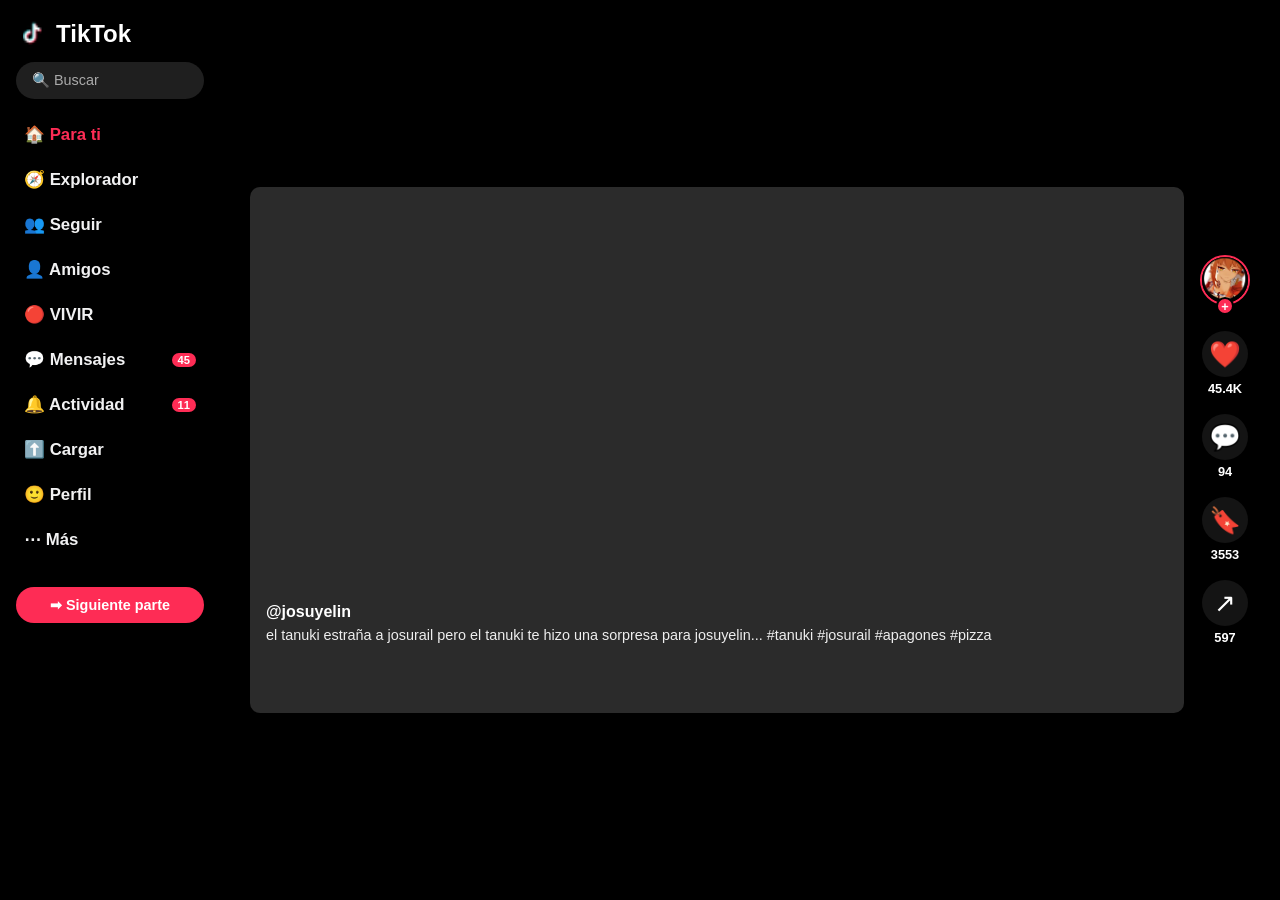
<file: web/www.tiktok.com/@josuyelin.html>
<!DOCTYPE html>
<html lang="es">
<head>
    <meta charset="UTF-8">
    <meta name="viewport" content="width=device-width, initial-scale=1.0">
    <title>TikTok - Josuyelin</title>
    <link rel="stylesheet" href="/Styles/style3.css">
</head>
<body>

<div class="sidebar">
  <div class="logo">
    <img src="/logo.png" alt="TikTok" class="logo-img">
    TikTok
  </div>
  <div class="search">🔍 Buscar</div>
  <nav>
    <a class="active">🏠 Para ti</a>
    <a>🧭 Explorador</a>
    <a>👥 Seguir</a>
    <a>👤 Amigos</a>
    <a>🔴 VIVIR</a>
    <a>💬 Mensajes <span class="badge">45</span></a>
    <a>🔔 Actividad <span class="badge">11</span></a>
    <a>⬆️ Cargar</a>
    <a>🙂 Perfil</a>
    <a>⋯ Más</a>
  </nav>
  <a href="/web/Pagina4_cumple.html" class="next-btn">➡ Siguiente parte</a>
</div>

<div class="main">

  <div class="video-container">

    <!-- Video de YouTube incrustado. Arranca muteado (los navegadores exigen esto
         para permitir el autoplay) y se desmutea solo apenas el usuario toca o
         hace click en cualquier parte de la página -->
    <iframe
      id="ytFrame"
      class="tiktok-video"
      style="width:100%;height:100%;border:0;"
      src="https://www.youtube.com/embed/0zc3gZzcwkw?autoplay=1&mute=1&loop=1&playlist=0zc3gZzcwkw&controls=1&playsinline=1&rel=0&modestbranding=1&enablejsapi=1"
      allow="autoplay; encrypted-media; picture-in-picture"
      allowfullscreen>
    </iframe>

    <div class="video-info">
      <p class="username">@josuyelin</p>
      <p class="description">el tanuki estraña a josurail pero el tanuki te hizo una sorpresa para josuyelin... #tanuki #josurail #apagones #pizza</p>
    </div>
  </div>

  <div class="side-actions">
    <div class="side-pfp-wrap">
      <img src="/perfil.png" class="profile-pic" alt="Josuyelin">
      <span class="follow-plus">+</span>
    </div>
    <div class="action" onclick="this.classList.toggle('liked')"><div class="icon">❤️</div><span class="count">45.4K</span></div>
    <div class="action"><div class="icon">💬</div><span class="count">94</span></div>
    <div class="action"><div class="icon">🔖</div><span class="count">3553</span></div>
    <div class="action"><div class="icon">↗</div><span class="count">597</span></div>
  </div>

</div>

<script>
  /* ═══════════════════════════════════════════
     Desmutear el video apenas el usuario interactúa.
     Los navegadores no dejan que el sonido arranque solo,
     así que en cuanto detectamos el primer click/tecla/toque
     le quitamos el mute automáticamente.
  ═══════════════════════════════════════════ */
  var ytPlayer = null;
  var yaDesmuteado = false;

  window.onYouTubeIframeAPIReady = function () {
    ytPlayer = new YT.Player('ytFrame', {
      events: {
        onReady: function () {
          desmutearSiPosible();
        }
      }
    });
  };

  function desmutearSiPosible() {
    if (yaDesmuteado || !ytPlayer || typeof ytPlayer.unMute !== 'function') return;
    try {
      ytPlayer.unMute();
      ytPlayer.setVolume(100);
      if (typeof ytPlayer.playVideo === 'function') ytPlayer.playVideo();
      yaDesmuteado = true;
    } catch (err) {
      // el player puede no estar listo todavía; se reintentará con la próxima interacción
    }
  }

  ['click', 'touchstart', 'keydown'].forEach(function (evento) {
    document.addEventListener(evento, desmutearSiPosible, { once: false });
  });
</script>

<!-- API de YouTube: carga async y luego llama a window.onYouTubeIframeAPIReady -->
<script src="https://www.youtube.com/iframe_api"></script>

</body>
</html>
</file>
<file: Styles/style12.css>
/* ==========================================================================
   style12.css — Vista estilo Twitch

   1. Variables y base
   2. Barra superior
   3. Layout (rail + contenido + chat)
   4. Rail lateral izquierdo
   5. Reproductor
   6. Info del VOD
   7. Tarjeta del canal
   8. Emisiones recientes
   9. Chat
   10. Botón de volver
   11. Responsive
   ========================================================================== */


/* ── 1. Variables y base ────────────────────────────────── */
:root{
  --morado:      #9147ff;
  --morado-hov:  #a970ff;
  --bg:          #0e0e10;
  --panel:       #18181b;
  --panel-2:     #1f1f23;
  --hover:       #26262c;
  --borde:       #2f2f35;
  --txt:         #efeff1;
  --txt-2:       #adadb8;
  --rojo:        #eb0400;
  --header-h:    50px;
  --rail-w:      50px;
  --chat-w:      340px;
}

*{ margin: 0; padding: 0; box-sizing: border-box; }

body{
  background: var(--bg);
  color: var(--txt);
  font-family: "Inter", "Roobert", "Helvetica Neue", Arial, sans-serif;
  font-size: 14px;
  -webkit-font-smoothing: antialiased;
}

img{ display: block; }
button{ font-family: inherit; color: inherit; background: none; border: 0; cursor: pointer; }
a{ color: inherit; text-decoration: none; }

.ico{ width: 20px; height: 20px; fill: currentColor; flex: none; }


/* ── 2. Barra superior ──────────────────────────────────── */
.tw-header{
  position: fixed;
  top: 0; left: 0; right: 0;
  z-index: 60;
  height: var(--header-h);
  display: flex;
  align-items: center;
  gap: 8px;
  padding: 0 10px;
  background: var(--panel);
}

.tw-header .izq,
.tw-header .der{ display: flex; align-items: center; gap: 6px; flex: none; }
.tw-header .der{ margin-left: auto; }

.logo-tw{
  width: 36px; height: 36px;
  display: grid; place-items: center;
  border-radius: 4px;
  flex: none;
}
.logo-tw:hover{ background: var(--hover); }
/* el png es cuadrado y con transparencia: contain para que no se recorte
   y background transparent para que no quede el cuadro blanco */
.logo-tw img{
  width: 26px;
  height: 26px;
  object-fit: contain;
  background: transparent;
  border-radius: 0;
  box-shadow: none;
}

.nav-link{
  padding: 6px 10px;
  border-radius: 4px;
  font-size: 15px;
  font-weight: 600;
}
.nav-link:hover{ background: var(--hover); color: var(--morado-hov); }

.btn-redondo{
  width: 30px; height: 30px;
  display: grid; place-items: center;
  border-radius: 4px;
  color: var(--txt);
  position: relative;
}
.btn-redondo:hover{ background: var(--hover); }
.globo{
  position: absolute;
  top: -2px; right: -2px;
  min-width: 17px;
  padding: 0 4px;
  border-radius: 9px;
  background: var(--rojo);
  color: #fff;
  font-size: 11px;
  font-weight: 700;
  line-height: 17px;
  text-align: center;
}

/* buscador */
.buscador{
  flex: 1;
  max-width: 400px;
  margin: 0 auto;
  display: flex;
  height: 30px;
}
.buscador input{
  flex: 1;
  padding: 0 10px;
  border: 2px solid var(--borde);
  border-right: 0;
  border-radius: 4px 0 0 4px;
  background: var(--panel-2);
  color: var(--txt);
  font-size: 14px;
  outline: 0;
}
.buscador input:focus{ border-color: var(--morado); }
.buscador input::placeholder{ color: var(--txt-2); }
.buscador .lupa{
  width: 40px;
  display: grid; place-items: center;
  border-radius: 0 4px 4px 0;
  background: var(--panel-2);
  border: 2px solid var(--borde);
  border-left: 0;
}
.buscador .lupa:hover{ background: var(--hover); }

.btn-prime{
  display: inline-flex;
  align-items: center;
  gap: 6px;
  height: 30px;
  padding: 0 10px;
  border-radius: 4px;
  background: var(--panel-2);
  font-size: 13px;
  font-weight: 600;
}
.btn-prime:hover{ background: var(--hover); }

.avatar-header{
  width: 30px; height: 30px;
  border-radius: 50%;
  object-fit: cover;
  margin-left: 4px;
}


/* ── 3. Layout ──────────────────────────────────────────── */
.cuerpo{
  display: flex;
  padding-top: var(--header-h);
  min-height: 100vh;
}


/* ── 4. Rail lateral ────────────────────────────────────── */
.rail{
  width: var(--rail-w);
  flex: none;
  background: var(--panel);
  padding: 8px 0;
  display: flex;
  flex-direction: column;
  align-items: center;
  gap: 10px;
  position: sticky;
  top: var(--header-h);
  height: calc(100vh - var(--header-h));
  overflow-y: auto;
  scrollbar-width: none;
}
.rail::-webkit-scrollbar{ display: none; }

.rail .abrir{
  width: 30px; height: 30px;
  display: grid; place-items: center;
  border-radius: 4px;
  color: var(--txt-2);
}
.rail .abrir:hover{ background: var(--hover); color: var(--txt); }

.rail .canalito{
  width: 30px; height: 30px;
  border-radius: 50%;
  object-fit: cover;
  filter: saturate(.9);
  transition: transform .15s;
}
.rail .canalito:hover{ transform: scale(1.12); }


/* ── 5. Reproductor ─────────────────────────────────────── */
.central{
  flex: 1;
  min-width: 0;
  display: flex;
  flex-direction: column;
}

.reproductor{
  position: relative;
  width: 100%;
  aspect-ratio: 16 / 9;
  background: #000;
  overflow: hidden;
}
.reproductor video{
  width: 100%; height: 100%;
  object-fit: contain;
  background: #000;
}
.reproductor .capa-click{ position: absolute; inset: 0; }

/* botón grande de play */
.play-grande{
  position: absolute; inset: 0; margin: auto;
  width: 68px; height: 68px;
  display: grid; place-items: center;
  border-radius: 50%;
  background: rgba(0,0,0,.6);
  opacity: 0;
  pointer-events: none;
  transition: opacity .2s;
}
.reproductor.pausado .play-grande{ opacity: 1; }
.play-grande::after{
  content: "";
  width: 0; height: 0;
  border-left: 20px solid #fff;
  border-top: 13px solid transparent;
  border-bottom: 13px solid transparent;
  margin-left: 6px;
}

/* aviso de contenido silenciado (como el de la captura) */
.aviso-mute{
  position: absolute;
  left: 50%; top: 62%;
  transform: translateX(-50%);
  display: flex;
  gap: 14px;
  max-width: 330px;
  padding: 14px 16px;
  background: rgba(24,24,27,.92);
  font-size: 13px;
  line-height: 1.45;
  color: var(--txt);
}
.aviso-mute button{ color: var(--txt-2); font-size: 16px; line-height: 1; }
.aviso-mute.oculto{ display: none; }

/* controles */
.controles{
  position: absolute;
  left: 0; right: 0; bottom: 0;
  padding: 0 10px 6px;
  background: linear-gradient(0deg, rgba(0,0,0,.8), transparent);
  opacity: 0;
  transition: opacity .2s;
}
.reproductor:hover .controles,
.reproductor.pausado .controles{ opacity: 1; }

.barra{
  height: 14px;
  display: flex;
  align-items: center;
  cursor: pointer;
}
.barra .riel{
  position: relative;
  width: 100%;
  height: 4px;
  background: rgba(255,255,255,.25);
  border-radius: 2px;
}
.barra .avance{
  position: absolute; inset: 0 auto 0 0;
  width: 0;
  background: var(--morado);
  border-radius: 2px;
}
.barra .bolita{
  position: absolute;
  top: 50%; left: 0;
  width: 12px; height: 12px;
  margin: -6px 0 0 -6px;
  border-radius: 50%;
  background: #fff;
  transform: scale(0);
  transition: transform .1s;
}
.barra:hover .bolita{ transform: scale(1); }

.fila-ctrl{
  display: flex;
  align-items: center;
  gap: 6px;
  height: 38px;
  color: #fff;
}
.fila-ctrl .der{ margin-left: auto; display: flex; align-items: center; gap: 6px; }
.ctrl{
  width: 32px; height: 32px;
  display: grid; place-items: center;
  border-radius: 4px;
  color: #fff;
}
.ctrl:hover{ background: rgba(255,255,255,.16); }
.tiempo{ font-size: 13px; padding: 0 6px; white-space: nowrap; }
.grupo-vol{ display: flex; align-items: center; gap: 4px; }
.volumen{
  width: 0; opacity: 0;
  accent-color: #fff;
  transition: width .2s, opacity .2s;
}
.grupo-vol:hover .volumen, .volumen:focus{ width: 70px; opacity: 1; }


/* ── 6. Info del VOD ────────────────────────────────────── */
.info-vod{
  padding: 14px 20px 0;
}
.fila-fecha{
  display: flex;
  align-items: center;
  gap: 10px;
}
.fecha{
  padding-left: 8px;
  border-left: 3px solid var(--morado);
  font-size: 13px;
  font-weight: 600;
}
.acciones-vod{ margin-left: auto; display: flex; align-items: center; gap: 6px; }

.btn-gris{
  display: inline-flex;
  align-items: center;
  gap: 6px;
  height: 30px;
  padding: 0 10px;
  border-radius: 4px;
  background: var(--panel-2);
  font-size: 13px;
  font-weight: 600;
}
.btn-gris:hover{ background: var(--hover); }

.titulo-vod{
  margin: 10px 0 4px;
  font-size: 15px;
  font-weight: 600;
}
.meta-vod{ font-size: 13px; color: var(--txt-2); }
.meta-vod .juego{ color: var(--morado-hov); font-weight: 600; }
.meta-vod .juego:hover{ text-decoration: underline; }


/* ── 7. Tarjeta del canal ───────────────────────────────── */
.tarjeta-canal{
  display: flex;
  align-items: center;
  gap: 14px;
  flex-wrap: wrap;
  margin: 16px 20px 0;
  padding: 16px;
  border-radius: 8px;
  background: var(--panel);
}
.tarjeta-canal .foto{
  width: 70px; height: 70px;
  border-radius: 50%;
  object-fit: cover;
  border: 2px solid var(--panel-2);
}
.tarjeta-canal .nombre{
  font-size: 18px;
  font-weight: 700;
}
.tarjeta-canal .estado,
.tarjeta-canal .seguidores{
  font-size: 13px;
  color: var(--txt-2);
  margin-top: 2px;
}

.botones-canal{
  margin-left: auto;
  display: flex;
  align-items: center;
  gap: 8px;
  flex-wrap: wrap;
}
.btn-corazon,
.btn-campana{
  height: 30px;
  min-width: 40px;
  display: inline-flex;
  align-items: center;
  justify-content: center;
  gap: 4px;
  padding: 0 10px;
  border-radius: 4px;
  background: var(--panel-2);
}
.btn-corazon:hover, .btn-campana:hover{ background: var(--hover); }
.btn-corazon.activo{ color: var(--rojo); }

.btn-sub{
  display: inline-flex;
  align-items: center;
  gap: 6px;
  height: 30px;
  padding: 0 12px;
  border-radius: 4px;
  background: var(--morado);
  color: #fff;
  font-size: 13px;
  font-weight: 700;
}
.btn-sub:hover{ background: var(--morado-hov); }
.btn-sub.regalo{ background: var(--panel-2); color: var(--txt); }
.btn-sub.regalo:hover{ background: var(--hover); }


/* ── 8. Emisiones recientes ─────────────────────────────── */
.seccion{ padding: 22px 20px 40px; }

.fila-filtro{
  display: flex;
  align-items: center;
  gap: 10px;
  font-size: 13px;
  color: var(--txt-2);
  margin-bottom: 20px;
}
.select-falso{
  display: inline-flex;
  align-items: center;
  gap: 8px;
  height: 30px;
  padding: 0 10px;
  border-radius: 4px;
  background: var(--panel-2);
  color: var(--txt);
  font-weight: 600;
}

.titulo-seccion{
  display: flex;
  align-items: baseline;
  gap: 12px;
  margin-bottom: 12px;
}
.titulo-seccion h2{ font-size: 16px; font-weight: 700; }
.titulo-seccion a{ font-size: 13px; color: var(--morado-hov); font-weight: 600; }

.grid-vods{
  display: grid;
  grid-template-columns: repeat(auto-fill, minmax(240px, 1fr));
  gap: 20px;
}
.vod .miniatura{
  position: relative;
  aspect-ratio: 16 / 9;
  border-radius: 4px;
  overflow: hidden;
  background: var(--panel-2);
}
.vod .miniatura img{ width: 100%; height: 100%; object-fit: cover; }
.vod:hover .miniatura{ outline: 2px solid var(--morado); }

.tag{
  position: absolute;
  padding: 1px 5px;
  border-radius: 3px;
  background: rgba(0,0,0,.8);
  font-size: 12px;
  font-weight: 600;
}
.tag.dur{ top: 5px; left: 5px; }
.tag.vistas{ bottom: 5px; left: 5px; }
.tag.hace{ bottom: 5px; right: 5px; }

.vod .datos{
  display: flex;
  gap: 10px;
  margin-top: 10px;
}
.vod .caratula{
  width: 44px; height: 44px;
  border-radius: 50%;
  object-fit: cover;
  flex: none;
}
.vod .tit{
  font-size: 14px;
  font-weight: 600;
  line-height: 1.3;
  display: -webkit-box;
  -webkit-line-clamp: 2;
  -webkit-box-orient: vertical;
  overflow: hidden;
}
.vod .canal, .vod .juego{ font-size: 13px; color: var(--txt-2); margin-top: 3px; }


/* ── 9. Chat ────────────────────────────────────────────── */
.chat{
  width: var(--chat-w);
  flex: none;
  background: var(--panel);
  border-left: 1px solid var(--borde);
  display: flex;
  flex-direction: column;
  position: sticky;
  top: var(--header-h);
  height: calc(100vh - var(--header-h));
}

.chat-cabecera{
  display: flex;
  align-items: center;
  gap: 10px;
  height: 50px;
  padding: 0 10px;
  border-bottom: 1px solid var(--borde);
  flex: none;
}
.chat-cabecera .titulo{
  flex: 1;
  text-align: center;
  font-size: 14px;
  font-weight: 600;
}

.chat-mensajes{
  flex: 1;
  overflow-y: auto;
  padding: 10px;
  display: flex;
  flex-direction: column;
  gap: 6px;
  scrollbar-width: thin;
  scrollbar-color: var(--hover) transparent;
}
.chat-mensajes::-webkit-scrollbar{ width: 8px; }
.chat-mensajes::-webkit-scrollbar-thumb{ background: var(--hover); border-radius: 4px; }

.msj{
  font-size: 13px;
  line-height: 1.5;
  padding: 3px 4px;
  border-radius: 3px;
  word-wrap: break-word;
}
.msj:hover{ background: var(--panel-2); }
.msj .hora{ color: #6b6b76; margin-right: 4px; font-size: 12px; }
.msj .insignia{
  display: inline-block;
  width: 16px; height: 16px;
  border-radius: 3px;
  vertical-align: -3px;
  margin-right: 3px;
  font-size: 11px;
  line-height: 16px;
  text-align: center;
  color: #fff;
}
.msj .insignia.mod{ background: #00ad03; }
.msj .insignia.sub{ background: var(--morado); }
.msj .insignia.vip{ background: #e005b9; }
.msj .autor{ font-weight: 700; }
.msj .autor::after{ content: ":"; color: var(--txt); font-weight: 400; }

.chat-abajo{
  flex: none;
  padding: 10px;
  border-top: 1px solid var(--borde);
}
.chat-input{
  width: 100%;
  height: 40px;
  padding: 0 10px;
  border: 2px solid var(--borde);
  border-radius: 4px;
  background: var(--panel-2);
  color: var(--txt);
  font-size: 14px;
  outline: 0;
}
.chat-input:focus{ border-color: var(--morado); }
.chat-input::placeholder{ color: var(--txt-2); }
.chat-enviar{
  float: right;
  margin-top: 10px;
  height: 30px;
  padding: 0 12px;
  border-radius: 4px;
  background: var(--morado);
  color: #fff;
  font-size: 13px;
  font-weight: 700;
}
.chat-enviar:hover{ background: var(--morado-hov); }


/* ── 10. Botón de volver ────────────────────────────────── */
.fila-volver{
  display: flex;
  justify-content: center;
  padding: 10px 20px 50px;
}
.btn-volver{
  display: inline-flex;
  align-items: center;
  gap: 10px;
  height: 42px;
  padding: 0 26px;
  border-radius: 4px;
  background: var(--morado);
  color: #fff;
  font-size: 14px;
  font-weight: 700;
  transition: background .2s, transform .2s, box-shadow .2s;
}
.btn-volver:hover{
  background: var(--morado-hov);
  transform: translateY(-2px);
  box-shadow: 0 6px 18px rgba(145,71,255,.4);
}
.btn-volver .ico{ width: 20px; height: 20px; }


/* ── 11. Responsive ─────────────────────────────────────── */
@media (max-width: 1100px){
  .chat{ display: none; }
}
@media (max-width: 780px){
  .rail{ display: none; }
  .nav-link, .btn-prime span{ display: none; }
  .info-vod, .seccion{ padding-left: 12px; padding-right: 12px; }
  .tarjeta-canal{ margin-left: 12px; margin-right: 12px; }
  .botones-canal{ margin-left: 0; width: 100%; }
}
</file>
<file: Styles/style4.css>
*, *::before, *::after { margin: 0; padding: 0; box-sizing: border-box; }

:root {
  --accent: #FF2EC4;
  --accent-soft: #ff9ce8;
  --bg-dark: #04040a;
  --bg-mid: #150a24;
  --text-light: rgba(220,245,240,0.92);
}

html, body { height: 100%; overflow: hidden; }
body {
  min-height: 100vh;
  font-family: 'Rajdhani', sans-serif;
  background: var(--bg-dark);
  overflow-x: hidden;
  cursor: crosshair;
  color: var(--text-light);
}

/* ── Fondo: un solo color en movimiento (índigo casi negro, misterioso) ── */
.bg-layer {
  position: fixed; inset: 0; z-index: 0;
  background: linear-gradient(135deg, #04040a 0%, #150a24 50%, #04040a 100%);
  background-size: 200% 200%;
  animation: bgMove 20s ease-in-out infinite;
}
@keyframes bgMove {
  0%   { background-position: 0% 0%; }
  50%  { background-position: 100% 100%; }
  100% { background-position: 0% 0%; }
}
.bg-layer::before {
  content: ''; position: absolute; inset: 0;
  background:
    radial-gradient(ellipse 60% 50% at 50% 25%, rgba(255,46,196,0.10) 0%, transparent 60%),
    radial-gradient(ellipse 55% 45% at 15% 85%, rgba(0,255,200,0.06) 0%, transparent 60%),
    radial-gradient(ellipse 55% 45% at 85% 80%, rgba(255,46,196,0.07) 0%, transparent 60%);
  animation: glowMove 14s ease-in-out infinite alternate;
}
@keyframes glowMove {
  from { opacity: .6; }
  to   { opacity: 1; }
}

.scanlines {
  position: fixed; inset: 0; z-index: 2; pointer-events: none;
  background: repeating-linear-gradient(0deg, transparent, transparent 3px, rgba(0,0,0,0.1) 3px, rgba(0,0,0,0.1) 4px);
}

.particles { position: fixed; inset: 0; z-index: 1; pointer-events: none; overflow: hidden; }
.particle { position: absolute; border-radius: 50%; opacity: 0; animation: float-up linear infinite; }
@keyframes float-up {
  0%   { transform: translateY(100vh) scale(0) rotate(0deg); opacity: 0; }
  10%  { opacity: 1; }
  90%  { opacity: 0.5; }
  100% { transform: translateY(-10vh) scale(1) rotate(180deg); opacity: 0; }
}

/* ── Imágenes cayendo ── */
.grapes { position: fixed; inset: 0; z-index: 1; pointer-events: none; overflow: hidden; }
.grape {
  position: absolute; top: -60px;
  animation: grapeFall linear infinite;
  filter: drop-shadow(0 0 6px rgba(180,255,140,0.4));
}
@keyframes grapeFall {
  0%   { transform: translateY(0) rotate(0deg); opacity: 0; }
  8%   { opacity: .85; }
  92%  { opacity: .85; }
  100% { transform: translateY(110vh) rotate(360deg); opacity: 0; }
}
.grape-img {
  filter: drop-shadow(0 0 10px rgba(255,46,196,0.55));
}
.grape-img img {
  width: 100%;
  height: auto;
  display: block;
  border-radius: 50%;
  border: 2px solid rgba(255,46,196,0.6);
  box-shadow: 0 0 14px rgba(255,46,196,0.45);
}

@keyframes fadeUp {
  from { opacity: 0; transform: translateY(28px); }
  to   { opacity: 1; transform: translateY(0); }
}

@keyframes tG {
  from { filter: drop-shadow(0 0 10px rgba(255,46,196,.55)); }
  to   { filter: drop-shadow(0 0 22px rgba(255,255,255,.85)) drop-shadow(0 0 40px rgba(0,0,0,.6)); }
}

@keyframes shim { 0%{transform:translateX(-100%)} 100%{transform:translateX(200%)} }

/* ══════════════════════════════════════
   GATE (tarjeta central)
══════════════════════════════════════ */
.gate-wrap {
  position: relative; z-index: 10;
  height: 100vh;
  display: flex; align-items: center; justify-content: center;
  padding: 20px;
}

.gate-card {
  position: relative;
  text-align: center;
  max-width: 560px; width: 100%;
  padding: 50px 40px;
  background: linear-gradient(145deg, rgba(2,2,6,0.85) 0%, rgba(12,5,20,0.78) 50%, rgba(2,2,6,0.85) 100%);
  border: 1px solid rgba(255,46,196,0.45);
  border-radius: 8px;
  backdrop-filter: blur(8px);
  -webkit-backdrop-filter: blur(8px);
  box-shadow: 0 0 40px rgba(255,46,196,0.12), inset 0 0 40px rgba(0,0,0,0.5);
  animation: fadeUp 1s .2s both;
}
.gate-card .nbw-tl, .gate-card .nbw-tr, .gate-card .nbw-bl, .gate-card .nbw-br {
  content: ''; position: absolute; width: 30px; height: 30px;
  border-color: rgba(255,46,196,0.55); border-style: solid; opacity: .9;
}
.gate-card .nbw-tl { top:10px; left:10px; border-width: 2px 0 0 2px; }
.gate-card .nbw-tr { top:10px; right:10px; border-width: 2px 2px 0 0; }
.gate-card .nbw-bl { bottom:10px; left:10px; border-width: 0 0 2px 2px; }
.gate-card .nbw-br { bottom:10px; right:10px; border-width: 0 2px 2px 0; }

.gate-label {
  font-family: 'Press Start 2P', cursive;
  font-size: clamp(.55rem,1.4vw,.7rem); letter-spacing:.25em;
  color: #c084fc; text-transform:uppercase;
  display:block; margin-bottom:18px;
  text-shadow:0 0 12px rgba(192,132,252,.5);
}

.gate-title {
  font-family: 'Press Start 2P', cursive;
  font-size: clamp(1.3rem,4.2vw,2.2rem); font-weight:400;
  color: transparent;
  background: linear-gradient(160deg, #aef8ff 0%, #ff9ce8 35%, #FF2EC4 70%, #6e0060 100%);
  -webkit-background-clip:text; background-clip:text;
  line-height:1.6; letter-spacing:.06em; display:block;
  margin-bottom: 26px;
  animation: tG 3s ease-in-out infinite alternate;
}

.gate-msg {
  font-family: 'Rajdhani', sans-serif;
  font-size: clamp(1rem,2.4vw,1.15rem);
  color: rgba(220,235,235,.8);
  line-height: 1.8;
  margin-bottom: 36px;
}
.gate-msg strong {
  color: #FF2EC4;
  text-shadow: 0 0 10px rgba(255,46,196,0.5);
}

/* ══════════════════════════════════════
   BOTONES — "Ver Video" y "Entrar" comparten TODO
   (.btn-wrap y .btn quedan como alias por si el HTML viejo los usa)
══════════════════════════════════════ */
.video-btn-wrap,
.btn-wrap { display: inline-block; margin-bottom: 36px; }

.video-btn,
.btn,
.pass-submit {
  position: relative;
  display: inline-flex; align-items: center; justify-content: center; gap: 14px;
  padding: 16px 50px;
  font-family: 'Press Start 2P', cursive;
  font-size: 0.7rem; letter-spacing: 0.15em;
  text-transform: uppercase;
  text-decoration: none;
  color: #04060a;
  background: linear-gradient(135deg, #14B8A6 0%, #ff6fe0 35%, #FF2EC4 70%, #b3009e 100%);
  border: none;
  border-radius: 6px;
  cursor: pointer;
  overflow: hidden;
  box-shadow: 0 0 26px rgba(255,46,196,0.3), 0 6px 18px rgba(0,0,0,0.5);
  transition: transform 0.25s, filter 0.25s;
}

/* brillo que cruza el botón */
.video-btn::after,
.btn::after,
.pass-submit::after {
  content: '';
  position: absolute; inset: 0;
  background: linear-gradient(105deg, transparent 30%, rgba(255,255,255,0.4) 50%, transparent 70%);
  transform: translateX(-100%);
  animation: shim 2.5s 1s infinite;
}

.video-btn:hover,
.btn:hover,
.pass-submit:hover { transform: translateY(-3px) scale(1.03); filter: brightness(1.1); }

/* ── Separador ── */
.gate-divider {
  width: 70%; height: 1px;
  margin: 0 auto 32px;
  background: linear-gradient(90deg, transparent, rgba(20,184,166,0.4), rgba(255,46,196,0.45), transparent);
}

/* ── Formulario de contraseña ── */
.pass-form {
  display: flex; flex-direction: column; align-items: center; gap: 20px;
}
.pass-label {
  font-family: 'Press Start 2P', cursive;
  font-size: 0.6rem; letter-spacing: 0.2em;
  color: #14B8A6; text-transform: uppercase;
  text-shadow: 0 0 10px rgba(20,184,166,0.45);
}
.pass-input {
  width: 100%; max-width: 320px;
  padding: 14px 20px;
  font-family: 'Press Start 2P', cursive;
  font-size: 1rem; letter-spacing: 0.3em; text-align: center;
  color: #fff;
  background: rgba(2,2,6,0.8);
  border: 1px solid rgba(255,46,196,0.45);
  border-radius: 6px;
  outline: none;
  box-shadow: inset 0 0 15px rgba(255,46,196,0.12);
  transition: box-shadow 0.25s, border-color 0.25s;
}
.pass-input:focus {
  border-color: #14B8A6;
  box-shadow: 0 0 18px rgba(20,184,166,0.4), inset 0 0 15px rgba(20,184,166,0.15);
}

/* ── Efecto de click: energía + mapaches ── */
.click-fx {
  position: fixed; z-index: 9999; pointer-events: none;
  transform: translate(-50%, -50%);
  animation: fx-pop 0.8s ease-out forwards;
}
@keyframes fx-pop {
  0%   { opacity: 1; transform: translate(-50%, -50%) translate(0,0) scale(0.5) rotate(0deg); }
  60%  { opacity: 1; }
  100% { opacity: 0; transform: translate(-50%, -50%) translate(var(--dx), var(--dy)) scale(1.2) rotate(180deg); }
}

/* ── Emojis dentro de textos con fuente pixel ── */
.emo {
  display: inline-block;
  font-size: 1.7em;          /* relativo al texto que lo rodea */
  line-height: 1;
  vertical-align: -0.25em;   /* lo baja para alinearlo con las letras */
  font-family: 'Apple Color Emoji','Segoe UI Emoji','Noto Color Emoji',sans-serif;
}
</file>
<file: Styles/style5.css>
*, *::before, *::after { margin: 0; padding: 0; box-sizing: border-box; }

@keyframes shim { 0%{transform:translateX(-100%)} 100%{transform:translateX(200%)} }

html, body { height: 100%; }
body {
  min-height: 100vh;
  background: #000;
  font-family: 'Rajdhani', sans-serif;
  color: rgba(255,245,210,0.93);
  overflow-x: hidden;
  cursor: crosshair;
}

/* ══════════════════════════════════════
   APAGÓN (contraseña incorrecta)
══════════════════════════════════════ */
.blackout-wrap {
  display: flex;
  position: relative; z-index: 10;
  min-height: 100vh;
  background: url('/Oscuras.png') center/cover no-repeat;
  flex-direction: column; align-items: center; justify-content: center;
  text-align: center;
  padding: 30px;
}
.blackout-wrap .bolt {
  font-size: 3.5rem;
  margin-bottom: 20px;
  filter: drop-shadow(0 0 12px rgba(255,46,196,0.6));
  animation: flicker 3s infinite;
}
.blackout-title {
  font-family: 'Orbitron', sans-serif;
  font-size: clamp(1.4rem,4.5vw,2.6rem);
  font-weight: 900;
  letter-spacing: .08em;
  text-transform: uppercase;
  color: #FF8AE2;
  text-shadow: 0 0 16px rgba(255,138,226,0.5);
  margin-bottom: 24px;
  max-width: 800px;
  line-height: 1.4;
  animation: flicker 3s infinite;
}
.blackout-msg {
  font-family: 'Rajdhani', sans-serif;
  font-size: clamp(1rem,2.4vw,1.2rem);
  color: rgba(255,255,255,0.65);
  max-width: 600px;
  line-height: 1.8;
  margin-bottom: 40px;
}
@keyframes flicker {
  0%, 100% { opacity: 1; }
  3%  { opacity: .4; }
  6%  { opacity: 1; }
  8%  { opacity: .15; }
  10% { opacity: .9; }
  12% { opacity: .3; }
  14% { opacity: 1; }
  30% { opacity: 1; }
  32% { opacity: .5; }
  34% { opacity: 1; }
  50% { opacity: .2; }
  52% { opacity: 1; }
  70% { opacity: 1; }
  72% { opacity: .35; }
  74% { opacity: .9; }
  76% { opacity: .15; }
  78% { opacity: 1; }
  90% { opacity: .4; }
  92% { opacity: 1; }
}
.reconnect-btn {
  position: relative;
  display: inline-flex; align-items: center; justify-content: center; gap: 14px;
  padding: 17px 56px;
  font-family: 'Orbitron', sans-serif;
  font-size: .85rem; font-weight: 700; letter-spacing: .25em;
  text-transform: uppercase;
  text-decoration: none;
  color: #1a0a2e;
  background: linear-gradient(135deg,#ff6fe0 0%,#FF2EC4 50%,#d600a3 100%);
  border: none;
  border-radius: 5px;
  cursor: pointer;
  overflow: hidden;
  box-shadow: 0 0 22px rgba(255,46,196,0.4), 0 8px 20px rgba(0,0,0,0.5);
  transition: transform .25s, filter .25s;
}
.reconnect-btn::after {
  content: '';
  position: absolute; inset: 0;
  background: linear-gradient(105deg,transparent 30%, rgba(255,255,255,.4) 50%, transparent 70%);
  transform: translateX(-100%);
  animation: shim 2.5s 1s infinite;
}
.reconnect-btn:hover { transform: translateY(-3px) scale(1.03); filter: brightness(1.1); }

.reconnect-btn {
  animation: flicker 3s infinite;
}
</file>
<file: Styles/style6.css>
*, *::before, *::after { margin: 0; padding: 0; box-sizing: border-box; }



:root {
  --zzz-yellow: #FFE034;
  --zzz-red: #FF3B3B;
  --zzz-cyan: #00F0FF;
  --zzz-purple: #FF2EC4;
  --bg-dark: #06080f;
  --text-light: rgba(255,245,210,0.93);
}

html, body { height: 100%; }
body {
  min-height: 100vh;
  font-family: 'Rajdhani', sans-serif;
  background: var(--bg-dark);
  overflow-x: hidden;
  cursor: crosshair;
  color: var(--text-light);
}

/* ══════════════════════════════════════
   APAGÓN (igual que style5)
══════════════════════════════════════ */
.blackout-wrap {
  display: flex;
  position: relative; z-index: 10;
  min-height: 100vh;
  background: url('/Oscuras.png') center/cover no-repeat;
  flex-direction: column; align-items: center; justify-content: center;
  text-align: center;
  padding: 30px;
}

.blackout-title {
  font-family: 'Orbitron', sans-serif;
  font-size: clamp(1.4rem,4.5vw,2.6rem);
  font-weight: 900;
  letter-spacing: .08em;
  text-transform: uppercase;
  color: #FF8AE2;
  text-shadow: 0 0 16px rgba(255,138,226,0.5);
  margin-bottom: 24px;
  max-width: 800px;
  line-height: 1.4;
  animation: flicker 3s infinite;
}

@keyframes flicker {
  0%, 100% { opacity: 1; }
  3%  { opacity: .4; }
  6%  { opacity: 1; }
  8%  { opacity: .15; }
  10% { opacity: .9; }
  12% { opacity: .3; }
  14% { opacity: 1; }
  30% { opacity: 1; }
  32% { opacity: .5; }
  34% { opacity: 1; }
  50% { opacity: .2; }
  52% { opacity: 1; }
  70% { opacity: 1; }
  72% { opacity: .35; }
  74% { opacity: .9; }
  76% { opacity: .15; }
  78% { opacity: 1; }
  90% { opacity: .4; }
  92% { opacity: 1; }
}

@keyframes shim { 0%{transform:translateX(-100%)} 100%{transform:translateX(200%)} }

.reconnect-btn {
  position: relative;
  display: inline-flex; align-items: center; justify-content: center; gap: 14px;
  padding: 17px 56px;
  font-family: 'Orbitron', sans-serif;
  font-size: .85rem; font-weight: 700; letter-spacing: .25em;
  text-transform: uppercase;
  text-decoration: none;
  color: #1a0a2e;
  background: linear-gradient(135deg,#ff6fe0 0%,#FF2EC4 50%,#d600a3 100%);
  border: none;
  border-radius: 5px;
  cursor: pointer;
  overflow: hidden;
  box-shadow: 0 0 22px rgba(255,46,196,0.4), 0 8px 20px rgba(0,0,0,0.5);
  transition: transform .25s, filter .25s;
  animation: flicker 3s infinite;
}
.reconnect-btn::after {
  content: '';
  position: absolute; inset: 0;
  background: linear-gradient(105deg,transparent 30%, rgba(255,255,255,.4) 50%, transparent 70%);
  transform: translateX(-100%);
  animation: shim 2.5s 1s infinite;
}
.reconnect-btn:hover { transform: translateY(-3px) scale(1.03); filter: brightness(1.1); }
</file>
<file: Styles/style7.css>
* {
    margin: 0;
    padding: 0;
    box-sizing: border-box;
}

html {
    scroll-behavior: smooth;
}

body {
    font-family: 'Crimson Text', 'Georgia', serif;
    color: #fff0f6;
    cursor: crosshair;
    overflow-x: hidden;
}

/* ===== CAPAS DE EFECTOS (fijas, sobre toda la página) ===== */
#petals {
    position: fixed;
    inset: 0;
    z-index: 4;
    pointer-events: none;
    overflow: hidden;
}
#sparks {
    position: fixed;
    inset: 0;
    z-index: 4;
    pointer-events: none;
}
.burst {
    position: fixed;
    pointer-events: none;
    z-index: 999;
}
.bp {
    position: absolute;
    width: 6px;
    height: 6px;
    border-radius: 50%;
    animation: bFly 0.8s ease-out forwards;
}

@keyframes pCaer {
    0%   { top: -80px; opacity: 0; transform: translateX(0) rotate(var(--r0)) scale(var(--sc)); }
    7%   { opacity: var(--op); }
    50%  { transform: translateX(var(--dx1)) rotate(var(--rm)) scale(var(--sc)); }
    93%  { opacity: var(--op); }
    100% { top: 110vh; opacity: 0; transform: translateX(var(--dx2)) rotate(var(--rf)) scale(var(--sc)); }
}
@keyframes pSway {
    0%, 100% { margin-left: 0; }
    25% { margin-left: var(--sw1); }
    75% { margin-left: var(--sw2); }
}
@keyframes floatUp {
    0%   { opacity: 0; transform: translateY(0); }
    20%  { opacity: 1; }
    80%  { opacity: 0.5; }
    100% { opacity: 0; transform: translateY(-80vh); }
}
@keyframes bFly {
    0%   { transform: translate(0, 0) scale(1); opacity: 1; }
    100% { transform: translate(var(--tx), var(--ty)) scale(0); opacity: 0; }
}

/* ===== SECCIÓN 1: PORTADA ===== */
.fondo {
    min-height: 100vh;
    width: 100%;
    background-image: url("/fotos de vrchat/nilou traumada xd.png");
    background-size: cover;
    background-position: center;
    background-repeat: no-repeat;
    display: flex;
    flex-direction: column;
    align-items: center;
    justify-content: center;
    padding: 40px 20px;
    position: relative;
}

.fondo::before {
    content: "";
    position: absolute;
    inset: 0;
    z-index: 1;
    background: radial-gradient(circle at center, rgba(20, 0, 20, 0.35) 0%, rgba(10, 0, 15, 0.65) 100%);
}

/* ===== CAJA / TARJETA ===== */
.caja {
    position: relative;
    z-index: 10;
    max-width: 600px;
    width: 100%;
    background: rgba(25, 4, 20, 0.06);
    border: 1px solid rgba(255, 202, 232, 0.18);
    border-radius: 4px;
    padding: 38px 45px;
    text-align: center;
    backdrop-filter: blur(2px);
    box-shadow: 0 0 45px rgba(0, 0, 0, 0.25);
    display: flex;
    flex-direction: column;
    align-items: center;
    animation: fadeUp 1s 0.2s both;
}

@keyframes fadeUp {
    from { opacity: 0; transform: translateY(30px); }
    to   { opacity: 1; transform: translateY(0); }
}

.caja > * + * {
    margin-top: 14px;
}

/* esquinas decorativas estilo videojuego */

.esquina-tl { top: 14px; left: 14px; border-width: 1.5px 0 0 1.5px; }
.esquina-tr { top: 14px; right: 14px; border-width: 1.5px 1.5px 0 0; }
.esquina-bl { bottom: 14px; left: 14px; border-width: 0 0 1.5px 1.5px; }
.esquina-br { bottom: 14px; right: 14px; border-width: 0 1.5px 1.5px 0; }

/* separadores con líneas + iconos */
.separador {
    display: flex;
    align-items: center;
    justify-content: center;
    gap: 15px;
    width: 100%;
}
.separador .linea {
    flex: 1;
    max-width: 120px;
    height: 1px;
    background: linear-gradient(90deg, transparent, #ff8fd8, transparent);
}
.separador .icono {
    color: #ffb3e6;
    font-size: 0.9rem;
    letter-spacing: 3px;
    white-space: nowrap;
}

.pre-titulo {
    font-family: 'Cinzel Decorative', cursive;
    letter-spacing: 8px;
    font-size: 0.85rem;
    color: rgba(255, 209, 240, 0.85);
    text-transform: uppercase;
    text-shadow: 0 0 12px rgba(255, 143, 216, 0.5);
}

.titulo {
    font-family: 'Cinzel Decorative', cursive;
    font-size: clamp(2.2rem, 6vw, 3.4rem);
    font-weight: 900;
    line-height: 1.2;
    letter-spacing: 0.04em;
    background: linear-gradient(160deg, #fff5fb 0%, #ff9ad5 35%, #ff3fa4 70%, #ffd1f0 100%);
    -webkit-background-clip: text;
    background-clip: text;
    color: transparent;
    animation: brillar 3s ease-in-out infinite alternate;
}
@keyframes brillar {
    from { filter: drop-shadow(0 0 12px rgba(255, 63, 164, 0.55)); }
    to   { filter: drop-shadow(0 0 30px rgba(255, 154, 213, 0.95)) drop-shadow(0 0 55px rgba(255, 63, 164, 0.5)); }
}

.descripcion {
    font-size: 1.1rem;
    font-style: italic;
    color: #ffe4f6;
    line-height: 1.6;
    max-width: 520px;
}

.puntos {
    display: flex;
    justify-content: center;
    gap: 12px;
}
.punto {
    width: 9px;
    height: 9px;
    border-radius: 50%;
    background: #ff3fa4;
    box-shadow: 0 0 6px #ff3fa4, 0 0 14px rgba(255, 63, 164, 0.6);
    animation: pulso 1.5s ease-in-out infinite;
}
.punto:nth-child(2) { animation-delay: 0.3s; background: #ffb3e6; }
.punto:nth-child(3) { animation-delay: 0.6s; }
@keyframes pulso {
    0%, 100% { transform: scale(1); opacity: 0.7; }
    50% { transform: scale(1.5); opacity: 1; }
}

/* indicador de scroll */
.scroll-indicador {
    position: relative;
    z-index: 10;
    margin-top: 40px;
    text-align: center;
    color: #ffd1f0;
    font-size: 0.85rem;
    letter-spacing: 2px;
    animation: flotar 2s ease-in-out infinite;
}
.flecha {
    width: 14px;
    height: 14px;
    border-right: 2px solid #ff8fd8;
    border-bottom: 2px solid #ff8fd8;
    transform: rotate(45deg);
    margin: 8px auto 0;
}
@keyframes flotar {
    0%, 100% { transform: translateY(0); }
    50% { transform: translateY(10px); }
}

/* ===== SECCIÓN 2: CARTA ===== */
.seccion-carta {
    min-height: 100vh;
    width: 100%;
    background: radial-gradient(circle at top, #3a0030 0%, #150010 70%);
    display: flex;
    align-items: center;
    justify-content: center;
    padding: 60px 20px;
    position: relative;
}

/* la caja de la carta va más ancha que la de la portada */
.caja-carta {
    background: rgba(50, 5, 40, 0.55);
    max-width: 980px;
    padding: 48px 60px;
}

.titulo-carta {
    font-family: 'Cinzel Decorative', cursive;
    font-size: clamp(1.8rem, 4vw, 2.4rem);
    display: flex;
    align-items: center;
    justify-content: center;
    gap: 12px;
    color: #ffb3e6;
    letter-spacing: 4px;
    animation: brillar 3s ease-in-out infinite alternate;
}
.icono-corazon { animation: latido 1.4s ease-in-out infinite; }
@keyframes latido {
    0%, 100% { transform: scale(1); }
    50% { transform: scale(1.15); }
}

/* texto de la carta: más grande y ocupando todo el ancho de la caja */
.cuerpo-carta {
    text-align: left;
    color: #ffe4f6;
    line-height: 1.85;
    font-size: clamp(1.15rem, 1.6vw, 1.45rem);
    width: 100%;
    max-width: none;
}
.cuerpo-carta p + p {
    margin-top: 1.1em;
}

.firma {
    text-align: right;
    margin-top: 20px;
    font-style: italic;
    font-size: 1.2em;
    color: #ffb3e6;
}

/* ===== BOTÓN ANIMADO ===== */
.btn-wrap {
    display: flex;
    align-items: center;
    justify-content: center;
    gap: 16px;
    margin-top: 44px;
}
.bside {
    color: #ffb14d;
    font-size: 0.75rem;
    letter-spacing: 3px;
    opacity: 0.7;
    animation: bsPulso 2s ease-in-out infinite alternate;
    white-space: nowrap;
}
@keyframes bsPulso {
    from { opacity: 0.3; }
    to   { opacity: 0.8; }
}
.btn-outer {
    position: relative;
    display: inline-block;
    padding: 2px;
    border-radius: 6px;
    background: linear-gradient(90deg, #ffb14d, #ff3fa4, #d600a0, #ff3fa4, #ffb14d);
    background-size: 300% 100%;
    animation: girarBorde 3s linear infinite;
    box-shadow: 0 0 25px rgba(255, 63, 164, 0.45), 0 0 55px rgba(214, 0, 160, 0.2);
}
@keyframes girarBorde {
    0%   { background-position: 0% 50%; }
    100% { background-position: 300% 50%; }
}
.btn {
    display: inline-flex;
    align-items: center;
    gap: 10px;
    padding: 16px 46px;
    font-family: 'Cinzel Decorative', cursive;
    font-size: 0.8rem;
    font-weight: 700;
    letter-spacing: 0.18em;
    text-transform: uppercase;
    text-decoration: none;
    color: #2a0021;
    background: linear-gradient(135deg, #fff0f6 0%, #ff9ad5 45%, #ff3fa4 100%);
    border-radius: 4px;
    position: relative;
    overflow: hidden;
    transition: transform 0.25s ease, filter 0.25s ease;
}
.btn:hover {
    transform: translateY(-3px) scale(1.03);
    filter: brightness(1.08);
}
.btn::after {
    content: "";
    position: absolute;
    inset: 0;
    background: linear-gradient(105deg, transparent 30%, rgba(255, 255, 255, 0.4) 50%, transparent 70%);
    transform: translateX(-100%);
    animation: destello 2.5s 1s infinite;
}
@keyframes destello {
    0%   { transform: translateX(-100%); }
    100% { transform: translateX(200%); }
}
.bico { display: inline-block; animation: rebote 1.5s ease-in-out infinite; }
@keyframes rebote {
    0%, 100% { transform: translateX(0); }
    50% { transform: translateX(4px); }
}

/* barra de navegación (scrollbar) oculta */
html {
    scrollbar-width: none;
    -ms-overflow-style: none;
}
::-webkit-scrollbar { display: none; }

/* responsive */
@media (max-width: 900px) {
    .caja-carta { padding: 38px 32px; }
}
@media (max-width: 600px) {
    .caja { padding: 35px 25px; }
    .caja-carta { padding: 32px 22px; }
    .cuerpo-carta { font-size: 1.08rem; line-height: 1.75; }
    .btn-wrap { flex-direction: column; gap: 10px; }
}
</file>
<file: Styles/style9.css>
* {
    margin: 0;
    padding: 0;
    box-sizing: border-box;
}

html {
    scroll-behavior: smooth;
    scrollbar-width: none;
    -ms-overflow-style: none;
}
::-webkit-scrollbar { display: none; }

body {
    font-family: 'Crimson Text', 'Georgia', serif;
    color: #fff0f6;
    cursor: crosshair;
    overflow-x: hidden;
    transition: background 0.9s ease;
}

/* ===== CAPAS DE EFECTOS (fijas, sobre toda la página) ===== */
#petals {
    position: fixed;
    inset: 0;
    z-index: 4;
    pointer-events: none;
    overflow: hidden;
}
#sparks {
    position: fixed;
    inset: 0;
    z-index: 4;
    pointer-events: none;
    overflow: hidden;
}

/* ===== PERSONAJES CAYENDO ===== */
#personajes {
    position: fixed;
    inset: 0;
    z-index: 5;
    pointer-events: none;
    overflow: hidden;
}
.personaje {
    position: absolute;
    top: -140px;
    animation-name: caerPersonaje;
    animation-timing-function: linear;
    animation-iteration-count: infinite;
    filter: drop-shadow(0 0 12px rgba(255, 63, 164, 0.5));
}
.personaje img {
    width: 100%;
    height: auto;
    display: block;
    border-radius: 50%;
    border: 2px solid rgba(255, 63, 164, 0.55);
    box-shadow: 0 0 16px rgba(255, 63, 164, 0.45);
}
@keyframes caerPersonaje {
    0%   { transform: translateY(0) rotate(0deg);    opacity: 0; }
    8%   { opacity: 0.9; }
    92%  { opacity: 0.9; }
    100% { transform: translateY(118vh) rotate(360deg); opacity: 0; }
}
.burst {
    position: fixed;
    pointer-events: none;
    z-index: 999;
}
.bp {
    position: absolute;
    width: 6px;
    height: 6px;
    border-radius: 50%;
    animation: bFly 0.8s ease-out forwards;
}

/* pétalo individual */
.petalo {
    position: absolute;
    top: -80px;
    width: 12px;
    height: 12px;
    border-radius: 0 100% 0 100%;
    opacity: 0;
    animation-name: pCaer;
    animation-timing-function: linear;
    animation-iteration-count: infinite;
}

/* chispa que sube */
.chispa {
    position: absolute;
    width: 3px;
    height: 3px;
    border-radius: 50%;
    background: #ffd1f0;
    box-shadow: 0 0 6px #ff9ad5, 0 0 12px rgba(255, 63, 164, 0.6);
    opacity: 0;
    animation-name: floatUp;
    animation-timing-function: ease-in;
    animation-iteration-count: infinite;
}

@keyframes pCaer {
    0%   { top: -80px; opacity: 0; transform: translateX(0) rotate(var(--r0)) scale(var(--sc)); }
    7%   { opacity: var(--op); }
    50%  { transform: translateX(var(--dx1)) rotate(var(--rm)) scale(var(--sc)); }
    93%  { opacity: var(--op); }
    100% { top: 110vh; opacity: 0; transform: translateX(var(--dx2)) rotate(var(--rf)) scale(var(--sc)); }
}
@keyframes pSway {
    0%, 100% { margin-left: 0; }
    25% { margin-left: var(--sw1); }
    75% { margin-left: var(--sw2); }
}
@keyframes floatUp {
    0%   { opacity: 0; transform: translateY(0); }
    20%  { opacity: 1; }
    80%  { opacity: 0.5; }
    100% { opacity: 0; transform: translateY(-80vh); }
}
@keyframes bFly {
    0%   { transform: translate(0, 0) scale(1); opacity: 1; }
    100% { transform: translate(var(--tx), var(--ty)) scale(0); opacity: 0; }
}

/* ===== PORTADA / FONDO ===== */
.fondo {
    min-height: 100vh;
    width: 100%;
    display: flex;
    flex-direction: column;
    align-items: center;
    justify-content: center;
    padding: 40px 20px;
    position: relative;
    overflow: hidden;
    background:
        /* resplandores de color */
        radial-gradient(ellipse 70% 50% at 20% 15%, rgba(255, 63, 164, 0.20) 0%, transparent 60%),
        radial-gradient(ellipse 60% 45% at 82% 22%, rgba(180, 60, 220, 0.18) 0%, transparent 60%),
        radial-gradient(ellipse 75% 55% at 50% 95%, rgba(255, 143, 216, 0.16) 0%, transparent 62%),
        radial-gradient(ellipse 45% 35% at 88% 78%, rgba(255, 100, 180, 0.12) 0%, transparent 55%),
        /* base oscura */
        linear-gradient(165deg, #1a0118 0%, #2a0426 40%, #16000f 100%);
}

/* halo central detrás de la caja */
.fondo::before {
    content: "";
    position: absolute;
    inset: 0;
    z-index: 1;
    background: radial-gradient(circle at 50% 45%, rgba(255, 63, 164, 0.10) 0%, transparent 45%);
    animation: latirHalo 8s ease-in-out infinite;
}
@keyframes latirHalo {
    0%, 100% { opacity: 0.7; transform: scale(1); }
    50%      { opacity: 1;   transform: scale(1.08); }
}

/* rejilla sutil + viñeta */
.fondo::after {
    content: "";
    position: absolute;
    inset: 0;
    z-index: 1;
    pointer-events: none;
    background-image:
        linear-gradient(rgba(255, 143, 216, 0.035) 1px, transparent 1px),
        linear-gradient(90deg, rgba(255, 143, 216, 0.035) 1px, transparent 1px);
    background-size: 64px 64px;
    mask-image: radial-gradient(ellipse 75% 75% at 50% 50%, black 25%, transparent 78%);
    -webkit-mask-image: radial-gradient(ellipse 75% 75% at 50% 50%, black 25%, transparent 78%);
}

/* viñeta oscura en los bordes, capa aparte */
.vineta {
    position: fixed;
    inset: 0;
    z-index: 2;
    pointer-events: none;
    background: radial-gradient(ellipse at center, transparent 45%, rgba(8, 0, 10, 0.75) 100%);
}

/* estrellas / destellos fijos del fondo */
.estrellas {
    position: fixed;
    inset: 0;
    z-index: 1;
    pointer-events: none;
    background-image:
        radial-gradient(1.6px 1.6px at 10% 14%, rgba(255, 209, 240, 0.9), transparent),
        radial-gradient(1.2px 1.2px at 22% 32%, rgba(255, 154, 213, 0.7), transparent),
        radial-gradient(1.8px 1.8px at 34% 9%,  rgba(255, 255, 255, 0.8), transparent),
        radial-gradient(1.2px 1.2px at 47% 26%, rgba(255, 209, 240, 0.6), transparent),
        radial-gradient(1.6px 1.6px at 58% 12%, rgba(255, 255, 255, 0.75), transparent),
        radial-gradient(1.2px 1.2px at 69% 30%, rgba(255, 154, 213, 0.65), transparent),
        radial-gradient(1.8px 1.8px at 80% 8%,  rgba(255, 209, 240, 0.85), transparent),
        radial-gradient(1.2px 1.2px at 91% 22%, rgba(255, 255, 255, 0.6), transparent),
        radial-gradient(1.4px 1.4px at 6%  58%, rgba(255, 154, 213, 0.5), transparent),
        radial-gradient(1.4px 1.4px at 28% 72%, rgba(255, 209, 240, 0.45), transparent),
        radial-gradient(1.4px 1.4px at 63% 66%, rgba(255, 255, 255, 0.5), transparent),
        radial-gradient(1.4px 1.4px at 87% 80%, rgba(255, 154, 213, 0.5), transparent);
    background-repeat: no-repeat;
    animation: centellear 5s ease-in-out infinite alternate;
}
@keyframes centellear {
    from { opacity: 0.55; }
    to   { opacity: 1; }
}

/* ===== CAJA / TARJETA ===== */
.caja {
    position: relative;
    z-index: 10;
    max-width: 640px;
    width: 100%;
    background: rgba(25, 4, 20, 0.42);
    border: 1px solid rgba(255, 202, 232, 0.22);
    border-radius: 4px;
    padding: 46px 52px;
    text-align: center;
    backdrop-filter: blur(4px);
    -webkit-backdrop-filter: blur(4px);
    box-shadow: 0 0 45px rgba(0, 0, 0, 0.35), inset 0 0 60px rgba(0, 0, 0, 0.25);
    display: flex;
    flex-direction: column;
    align-items: center;
    animation: fadeUp 1s 0.2s both;
}

@keyframes fadeUp {
    from { opacity: 0; transform: translateY(30px); }
    to   { opacity: 1; transform: translateY(0); }
}

.caja > * + * {
    margin-top: 18px;
}

/* esquinas decorativas estilo videojuego */
.esquina {
    position: absolute;
    width: 28px;
    height: 28px;
    border: 0 solid #ff8fd8;
    opacity: 0.8;
}
.esquina::before {
    content: "";
    position: absolute;
    width: 4px;
    height: 4px;
    background: #ff3fa4;
    box-shadow: 0 0 8px #ff3fa4;
}
.esquina-tl { top: 14px; left: 14px; border-width: 1.5px 0 0 1.5px; }
.esquina-tl::before { top: -2.5px; left: -2.5px; }
.esquina-tr { top: 14px; right: 14px; border-width: 1.5px 1.5px 0 0; }
.esquina-tr::before { top: -2.5px; right: -2.5px; }
.esquina-bl { bottom: 14px; left: 14px; border-width: 0 0 1.5px 1.5px; }
.esquina-bl::before { bottom: -2.5px; left: -2.5px; }
.esquina-br { bottom: 14px; right: 14px; border-width: 0 1.5px 1.5px 0; }
.esquina-br::before { bottom: -2.5px; right: -2.5px; }

/* separadores con líneas + iconos */
.separador {
    display: flex;
    align-items: center;
    justify-content: center;
    gap: 15px;
    width: 100%;
}
.separador .linea {
    flex: 1;
    max-width: 120px;
    height: 1px;
    background: linear-gradient(90deg, transparent, #ff8fd8, transparent);
}
.separador .icono {
    color: #ffb3e6;
    font-size: 0.9rem;
    letter-spacing: 3px;
    white-space: nowrap;
    text-shadow: 0 0 10px rgba(255, 143, 216, 0.6);
}

.pre-titulo {
    font-family: 'Cinzel Decorative', cursive;
    letter-spacing: 8px;
    font-size: 0.85rem;
    color: rgba(255, 209, 240, 0.85);
    text-transform: uppercase;
    text-shadow: 0 0 12px rgba(255, 143, 216, 0.5);
}

.titulo {
    font-family: 'Cinzel Decorative', cursive;
    font-size: clamp(2.2rem, 6vw, 3.4rem);
    font-weight: 900;
    line-height: 1.2;
    letter-spacing: 0.04em;
    background: linear-gradient(160deg, #fff5fb 0%, #ff9ad5 35%, #ff3fa4 70%, #ffd1f0 100%);
    -webkit-background-clip: text;
    background-clip: text;
    color: transparent;
    animation: brillar 3s ease-in-out infinite alternate;
}
@keyframes brillar {
    from { filter: drop-shadow(0 0 12px rgba(255, 63, 164, 0.55)); }
    to   { filter: drop-shadow(0 0 30px rgba(255, 154, 213, 0.95)) drop-shadow(0 0 55px rgba(255, 63, 164, 0.5)); }
}

.descripcion {
    font-size: 1.08rem;
    font-style: italic;
    color: #ffe4f6;
    line-height: 1.75;
    max-width: 540px;
}
.descripcion strong {
    color: #ff9ad5;
    font-weight: 600;
    font-style: normal;
    text-shadow: 0 0 14px rgba(255, 63, 164, 0.5);
}

.puntos {
    display: flex;
    justify-content: center;
    gap: 12px;
}
.punto {
    width: 9px;
    height: 9px;
    border-radius: 50%;
    background: #ff3fa4;
    box-shadow: 0 0 6px #ff3fa4, 0 0 14px rgba(255, 63, 164, 0.6);
    animation: pulso 1.5s ease-in-out infinite;
}
.punto:nth-child(2) { animation-delay: 0.3s; background: #ffb3e6; }
.punto:nth-child(3) { animation-delay: 0.6s; }
@keyframes pulso {
    0%, 100% { transform: scale(1); opacity: 0.7; }
    50% { transform: scale(1.5); opacity: 1; }
}

/* ===== ACCESO / CONTRASEÑA ===== */
.acceso {
    width: 100%;
    max-width: 460px;
    margin-top: 8px;
}

.etiqueta {
    display: block;
    margin-bottom: 12px;
    font-family: 'Cinzel Decorative', cursive;
    font-size: 0.68rem;
    letter-spacing: 0.3em;
    text-transform: uppercase;
    color: rgba(255, 209, 240, 0.65);
}

.campo {
    display: flex;
    gap: 10px;
    align-items: stretch;
}

.input {
    flex: 1;
    min-width: 0;
    padding: 14px 16px;
    border: 1px solid rgba(255, 143, 216, 0.28);
    border-radius: 3px;
    background: rgba(20, 0, 15, 0.5);
    font-family: 'Crimson Text', serif;
    font-size: 1rem;
    letter-spacing: 0.1em;
    color: #fff0f6;
    transition: border-color 0.25s ease, box-shadow 0.25s ease;
}
.input::placeholder { color: rgba(255, 209, 240, 0.32); }
.input:focus {
    outline: none;
    border-color: #ff3fa4;
    box-shadow: 0 0 0 3px rgba(255, 63, 164, 0.18), 0 0 20px rgba(255, 63, 164, 0.25);
}

.btn-clave {
    position: relative;
    overflow: hidden;
    padding: 14px 34px;
    border: none;
    border-radius: 3px;
    font-family: 'Cinzel Decorative', cursive;
    font-weight: 700;
    font-size: 0.78rem;
    letter-spacing: 0.16em;
    text-transform: uppercase;
    color: #2a0021;
    background: linear-gradient(135deg, #fff0f6 0%, #ff9ad5 45%, #ff3fa4 100%);
    cursor: crosshair;
    transition: transform 0.25s ease, filter 0.25s ease, box-shadow 0.25s ease;
    box-shadow: 0 0 20px rgba(255, 63, 164, 0.35);
}
.btn-clave::after {
    content: "";
    position: absolute;
    inset: 0;
    background: linear-gradient(105deg, transparent 30%, rgba(255, 255, 255, 0.45) 50%, transparent 70%);
    transform: translateX(-100%);
    animation: destello 2.5s 1s infinite;
}
@keyframes destello {
    0%   { transform: translateX(-100%); }
    100% { transform: translateX(200%); }
}
.btn-clave:hover {
    transform: translateY(-2px) scale(1.03);
    filter: brightness(1.08);
    box-shadow: 0 0 32px rgba(255, 63, 164, 0.55);
}
.btn-clave:active { transform: translateY(1px); }
.btn-clave:focus-visible {
    outline: 2px solid #fff0f6;
    outline-offset: 3px;
}

/* --- mensajes --- */
.aviso {
    margin-top: 14px;
    min-height: 1.3em;
    font-size: 0.9rem;
    font-style: italic;
    opacity: 0;
    transform: translateY(-4px);
    transition: opacity 0.25s ease, transform 0.25s ease;
}
.aviso.visible { opacity: 1; transform: translateY(0); }
.aviso.error   { color: #ff6b8a; text-shadow: 0 0 12px rgba(255, 107, 138, 0.4); }
.aviso.ok      { color: #ffb3e6; text-shadow: 0 0 14px rgba(255, 179, 230, 0.6); }

/* --- sacudida al fallar --- */
.temblar { animation: temblar 0.42s ease; }
@keyframes temblar {
    0%, 100% { transform: translateX(0); }
    20%, 60% { transform: translateX(-7px); }
    40%, 80% { transform: translateX(7px); }
}

/* --- estado: contraseña correcta --- */
body.abierto .caja {
    border-color: rgba(255, 63, 164, 0.6);
    box-shadow: 0 0 70px rgba(255, 63, 164, 0.35), inset 0 0 60px rgba(0, 0, 0, 0.25);
}
body.abierto .esquina { opacity: 1; }

/* ===== responsive ===== */
@media (max-width: 600px) {
    .caja { padding: 36px 24px; }
    .campo { flex-direction: column; }
    .btn-clave { padding: 15px; }
}

/* ===== accesibilidad ===== */
@media (prefers-reduced-motion: reduce) {
    *, *::before, *::after {
        animation: none !important;
        transition: none !important;
    }
}

/* ── Emojis dentro de textos con fuente pixel ── */
.emo {
  display: inline-block;
  font-size: 1.7em;          /* relativo al texto que lo rodea */
  line-height: 1;
  vertical-align: -0.25em;   /* lo baja para alinearlo con las letras */
  font-family: 'Apple Color Emoji','Segoe UI Emoji','Noto Color Emoji',sans-serif;
}
</file>
<file: Styles/tanuki.css>
*, *::before, *::after { margin: 0; padding: 0; box-sizing: border-box; }

:root{
  --acento:#FF2EC4;
  --acento-2:#ff9ce8;
  --cian:#00F0FF;
  --cian-2:#7df5ff;
  --bg:#06080f;
  --texto:rgba(255,245,240,0.93);
}

html{scrollbar-width:none;-ms-overflow-style:none;scroll-behavior:smooth}
::-webkit-scrollbar{display:none}

body{
  min-height:100vh;
  font-family:'Rajdhani',sans-serif;
  color:var(--texto);
  background:var(--bg);
  cursor:crosshair;
  overflow-x:hidden;
  padding-bottom:60px;
}

/* ══════════════════════════════════════
   FONDO
══════════════════════════════════════ */
.bg-layer{
  position:fixed; inset:0; z-index:0;
  background:linear-gradient(135deg,#06080f 0%,#150a24 50%,#06080f 100%);
  background-size:200% 200%;
  animation:bgMove 22s ease-in-out infinite;
}
@keyframes bgMove{
  0%   {background-position:0% 0%}
  50%  {background-position:100% 100%}
  100% {background-position:0% 0%}
}
.bg-layer::before{
  content:''; position:absolute; inset:0;
  background:
    radial-gradient(ellipse 60% 50% at 50% 12%, rgba(255,46,196,0.14) 0%, transparent 60%),
    radial-gradient(ellipse 55% 45% at 12% 80%, rgba(0,240,255,0.09) 0%, transparent 60%),
    radial-gradient(ellipse 55% 45% at 88% 75%, rgba(255,46,196,0.10) 0%, transparent 60%);
}
.bg-layer::after{
  content:''; position:absolute; inset:0;
  background-image:
    linear-gradient(rgba(255,46,196,0.035) 1px, transparent 1px),
    linear-gradient(90deg, rgba(255,46,196,0.035) 1px, transparent 1px);
  background-size:58px 58px;
  mask-image:radial-gradient(ellipse 80% 80% at 50% 45%, black 25%, transparent 80%);
  -webkit-mask-image:radial-gradient(ellipse 80% 80% at 50% 45%, black 25%, transparent 80%);
}

.scanlines{
  position:fixed; inset:0; z-index:2; pointer-events:none;
  background:repeating-linear-gradient(0deg, transparent, transparent 3px, rgba(0,0,0,0.09) 3px, rgba(0,0,0,0.09) 4px);
}

/* ══════════════════════════════════════
   IMÁGENES CAYENDO DE FONDO
══════════════════════════════════════ */
#cayendo{position:fixed; inset:0; z-index:1; pointer-events:none; overflow:hidden}

.cae{
  position:absolute; top:-200px;
  pointer-events:none;
  animation-name:caerImg, mecerImg;
  animation-timing-function:linear, ease-in-out;
  animation-iteration-count:infinite, infinite;
  will-change:top, transform;
  filter:drop-shadow(0 0 14px rgba(255,46,196,0.45));
}
.cae img{
  width:100%;
  aspect-ratio:1;
  object-fit:cover;
  object-position:center 22%;
  display:block;
  border-radius:50%;
  border:2px solid rgba(255,46,196,0.55);
  box-shadow:0 0 18px rgba(255,46,196,0.4);
  background:rgba(6,8,15,0.6);
}
@keyframes caerImg{
  0%   {top:-200px; opacity:0; transform:rotate(var(--r0)) scale(var(--sc))}
  10%  {opacity:var(--op)}
  90%  {opacity:var(--op)}
  100% {top:118vh;  opacity:0; transform:rotate(var(--rf)) scale(var(--sc))}
}
@keyframes mecerImg{
  0%,100%{margin-left:0}
  50%    {margin-left:var(--sw)}
}

/* ══════════════════════════════════════
   ESQUINAS Y SEPARADORES
══════════════════════════════════════ */
.esq{
  position:absolute; width:32px; height:32px;
  border:0 solid var(--acento); opacity:.8; z-index:3;
  transition:opacity .3s, filter .3s;
}
.esq::before{
  content:''; position:absolute; width:5px; height:5px; border-radius:50%;
  background:var(--acento); box-shadow:0 0 9px var(--acento);
}
.esq.tl{top:12px; left:12px;  border-width:2px 0 0 2px}
.esq.tl::before{top:-3.5px; left:-3.5px}
.esq.tr{top:12px; right:12px; border-width:2px 2px 0 0}
.esq.tr::before{top:-3.5px; right:-3.5px}
.esq.bl{bottom:12px; left:12px;  border-width:0 0 2px 2px}
.esq.bl::before{bottom:-3.5px; left:-3.5px}
.esq.br{bottom:12px; right:12px; border-width:0 2px 2px 0}
.esq.br::before{bottom:-3.5px; right:-3.5px}

.deco{display:flex; align-items:center; justify-content:center; gap:13px; margin:0 auto 16px}
.deco.bot{margin:20px auto 0}
.deco .linea{
  flex:1; max-width:100px; height:1px;
  background:linear-gradient(90deg,transparent,var(--acento),transparent);
  transition:max-width .45s ease;
}
.deco .rombo{
  width:7px; height:7px; background:var(--acento);
  transform:rotate(45deg); box-shadow:0 0 9px var(--acento);
  transition:box-shadow .3s ease;
}
.deco .icono{
  color:var(--acento-2); font-size:.9rem; letter-spacing:3px;
  text-shadow:0 0 12px rgba(255,46,196,0.7);
}

/* ══════════════════════════════════════
   CONTENEDORES
══════════════════════════════════════ */
.cabecera{
  position:relative; z-index:10;
  display:flex; align-items:center; justify-content:center;
  padding:70px 20px 20px;
}

.panel-wrap{
  position:relative; z-index:10;
  display:flex; justify-content:center;
  padding:40px 20px 10px;
}

/* ══════════════════════════════════════
   CUADROS
══════════════════════════════════════ */
.titulo-card,
.panel{
  position:relative;
  opacity:1;
  border-radius:8px;
  background:linear-gradient(145deg, rgba(6,11,26,0.60) 0%, rgba(21,10,36,0.45) 50%, rgba(6,11,26,0.60) 100%);
  border:1px solid var(--acento);
  backdrop-filter:blur(5px);
  -webkit-backdrop-filter:blur(5px);
  box-shadow:0 0 40px rgba(255,46,196,0.18), inset 0 0 40px rgba(0,0,0,0.4);
  transition:transform 0.3s, box-shadow 0.3s;
}

.titulo-card{
  text-align:center;
  max-width:640px; width:100%;
  padding:44px 46px 38px;
}

.panel{
  width:100%; max-width:620px;
  padding:44px 40px 40px;
}

/* ── hover del cuadro ── */
.titulo-card:hover,
.panel:hover{
  cursor:pointer;
  transform:translateY(-6px) scale(1.012);
  animation:aura-rosa 1.3s ease-in-out infinite;
}
@keyframes aura-rosa{
  0%, 100%{
    box-shadow:
      0 0 12px 1px  rgba(255,156,232,0.55),
      0 0 40px 6px  rgba(255,46,196,0.40),
      0 0 80px 14px rgba(255,46,196,0.18),
      0 18px 40px rgba(0,0,0,0.55),
      inset 0 0 40px rgba(0,0,0,0.4);
  }
  50%{
    box-shadow:
      0 0 20px 2px   rgba(255,156,232,0.8),
      0 0 65px 12px  rgba(255,46,196,0.65),
      0 0 130px 24px rgba(255,46,196,0.30),
      0 18px 40px rgba(0,0,0,0.55),
      inset 0 0 50px rgba(255,46,196,0.10);
  }
}

.titulo-card:hover .esq,
.panel:hover .esq{
  opacity:1;
  filter:drop-shadow(0 0 12px var(--acento));
}

.titulo-card:hover .deco .linea,
.panel:hover .deco .linea{max-width:140px}
.titulo-card:hover .deco .rombo,
.panel:hover .deco .rombo{box-shadow:0 0 18px var(--acento)}

/* ══════════════════════════════════════
   TEXTOS DEL TÍTULO
══════════════════════════════════════ */
.eyebrow{
  font-family:'Orbitron',sans-serif;
  font-size:.66rem; letter-spacing:.42em; text-transform:uppercase;
  color:rgba(255,156,232,0.85);
  text-shadow:0 0 12px rgba(255,46,196,0.5);
  margin-bottom:14px;
}

.titulo{
  font-family:'Orbitron',sans-serif;
  font-size:clamp(1.15rem,3.4vw,1.85rem);
  font-weight:900; line-height:1.5; letter-spacing:.03em;
  color:transparent;
  background:linear-gradient(160deg,#ffffff 0%,#ff9ce8 38%,#FF2EC4 68%,#7a0060 100%);
  -webkit-background-clip:text; background-clip:text;
  animation:tG 3s ease-in-out infinite alternate;
}
@keyframes tG{
  from{filter:drop-shadow(0 0 12px rgba(255,46,196,0.6))}
  to  {filter:drop-shadow(0 0 26px rgba(255,255,255,0.85)) drop-shadow(0 0 48px rgba(255,46,196,0.5))}
}

/* ══════════════════════════════════════
   FOTOS DENTRO DEL CUADRO — sin animación
══════════════════════════════════════ */
.galeria{
  display:flex;
  flex-direction:column;
  gap:34px;
}

.foto{position:relative}

.etiqueta{
  display:flex; align-items:center; gap:12px;
  margin-bottom:10px;
}
.etiqueta .num{
  flex:none;
  font-family:'Orbitron',sans-serif;
  font-size:.58rem; font-weight:700; letter-spacing:.14em;
  color:var(--acento);
  padding:3px 9px; border-radius:20px;
  border:1px solid var(--acento);
  box-shadow:0 0 10px rgba(255,46,196,0.4);
}
.etiqueta .nombre{
  font-family:'Orbitron',sans-serif;
  font-size:.78rem; font-weight:700;
  letter-spacing:.2em; text-transform:uppercase;
  color:var(--acento-2);
  text-shadow:0 0 11px rgba(255,46,196,0.55);
}
.etiqueta::after{
  content:''; flex:1; height:1px;
  background:linear-gradient(90deg, rgba(255,46,196,0.5), transparent);
}

.foto img{
  display:block;
  width:100%;
  height:auto;                /* conserva la proporción, no recorta */
  border-radius:5px;
  border:1px solid rgba(255,255,255,0.10);
  background:rgba(0,0,0,0.4);
  box-shadow:0 4px 18px rgba(0,0,0,0.45);
}

/* ══════════════════════════════════════
   CUADRO ESPECIAL: FAKIU
══════════════════════════════════════ */
.panel-fakiu{
  text-align:center;
  border-color:var(--cian);
  box-shadow:0 0 40px rgba(0,240,255,0.18), inset 0 0 40px rgba(0,0,0,0.4);
}
.panel-fakiu .esq{border-color:var(--cian)}
.panel-fakiu .esq::before{background:var(--cian); box-shadow:0 0 9px var(--cian)}
.panel-fakiu .deco .linea{background:linear-gradient(90deg,transparent,var(--cian),transparent)}
.panel-fakiu .deco .rombo{background:var(--cian); box-shadow:0 0 9px var(--cian)}
.panel-fakiu .deco .icono{color:var(--cian-2); text-shadow:0 0 12px rgba(0,240,255,0.75)}

.panel-fakiu:hover{
  transform:translateY(-8px) scale(1.018);
  animation:aura-cian 1.1s ease-in-out infinite;
}
@keyframes aura-cian{
  0%, 100%{
    box-shadow:
      0 0 12px 1px  rgba(125,245,255,0.6),
      0 0 45px 8px  rgba(0,240,255,0.45),
      0 0 90px 16px rgba(0,240,255,0.20),
      0 18px 40px rgba(0,0,0,0.55),
      inset 0 0 40px rgba(0,0,0,0.4);
  }
  50%{
    box-shadow:
      0 0 22px 3px   rgba(125,245,255,0.9),
      0 0 75px 14px  rgba(0,240,255,0.7),
      0 0 145px 26px rgba(0,240,255,0.35),
      0 18px 40px rgba(0,0,0,0.55),
      inset 0 0 50px rgba(0,240,255,0.12);
  }
}
.panel-fakiu:hover .esq{filter:drop-shadow(0 0 12px var(--cian))}
.panel-fakiu:hover .deco .rombo{box-shadow:0 0 18px var(--cian)}
.panel-fakiu:hover .fakiu-firma{letter-spacing:.42em}

.fakiu-eyebrow{
  font-family:'Orbitron',sans-serif;
  font-size:.6rem; letter-spacing:.42em; text-transform:uppercase;
  color:rgba(125,245,255,0.85);
  text-shadow:0 0 12px rgba(0,240,255,0.55);
  margin-bottom:14px;
}

.fakiu-titulo{
  font-family:'Orbitron',sans-serif;
  font-size:clamp(.95rem,2.8vw,1.28rem);
  font-weight:700; line-height:1.7; letter-spacing:.04em;
  color:transparent;
  background:linear-gradient(160deg,#ffffff 0%,#7df5ff 38%,#00F0FF 70%,#006e7a 100%);
  -webkit-background-clip:text; background-clip:text;
  margin-bottom:26px;
  animation:tF 3.2s ease-in-out infinite alternate;
}
@keyframes tF{
  from{filter:drop-shadow(0 0 12px rgba(0,240,255,0.55))}
  to  {filter:drop-shadow(0 0 26px rgba(255,255,255,0.8)) drop-shadow(0 0 46px rgba(0,240,255,0.5))}
}

.foto-fakiu img{
  border-color:rgba(0,240,255,0.35);
  box-shadow:0 0 26px rgba(0,240,255,0.22), 0 4px 18px rgba(0,0,0,0.45);
}

.fakiu-firma{
  margin-top:22px;
  font-family:'Orbitron',sans-serif;
  font-size:1.15rem; font-weight:900;
  letter-spacing:.32em; text-transform:uppercase;
  color:transparent;
  background:linear-gradient(120deg,#ffffff,#7df5ff,#00F0FF,#ffffff);
  background-size:250% 100%;
  -webkit-background-clip:text; background-clip:text;
  animation:desplazarF 4.5s linear infinite;
  transition:letter-spacing .4s ease;
}
@keyframes desplazarF{0%{background-position:0% 50%} 100%{background-position:250% 50%}}

/* ══════════════════════════════════════
   PIE
══════════════════════════════════════ */
.pie{
  position:relative; z-index:10;
  text-align:center;
  margin-top:46px;
}
.btn-outer{
  position:relative; display:inline-block; padding:2px; border-radius:6px;
  background:linear-gradient(90deg,#FF2EC4,#B366FF,#00F0FF,#B366FF,#FF2EC4);
  background-size:300% 100%;
  animation:bSpin 3s linear infinite;
  box-shadow:0 0 25px rgba(255,46,196,0.45), 0 0 55px rgba(0,240,255,0.18);
}
@keyframes bSpin{0%{background-position:0% 50%} 100%{background-position:300% 50%}}

.btn{
  position:relative;
  display:inline-flex; align-items:center; justify-content:center; gap:8px;
  padding:15px 46px;
  font-family:'Orbitron',sans-serif;
  font-size:.75rem; font-weight:700; letter-spacing:.22em;
  text-transform:uppercase; text-decoration:none;
  color:#1a0a2e;
  background:linear-gradient(135deg,#ff6fe0 0%,#FF2EC4 50%,#d600a3 100%);
  border-radius:5px; overflow:hidden;
  transition:transform .25s, filter .25s;
}
.btn:hover{transform:translateY(-3px) scale(1.03); filter:brightness(1.1)}
.btn::after{
  content:''; position:absolute; inset:0;
  background:linear-gradient(105deg,transparent 30%,rgba(255,255,255,0.4) 50%,transparent 70%);
  transform:translateX(-100%);
  animation:shim 2.5s 1s infinite;
}
@keyframes shim{0%{transform:translateX(-100%)} 100%{transform:translateX(200%)}}

.emo{
  display:inline-block;
  font-size:1.7em; line-height:1; vertical-align:-.28em;
  font-family:'Apple Color Emoji','Segoe UI Emoji','Noto Color Emoji',sans-serif;
}

/* ══════════════════════════════════════
   CLICK
══════════════════════════════════════ */
.burst{position:fixed; pointer-events:none; z-index:999}
.bp{position:absolute; transform:translate(-50%,-50%); animation:volar .85s ease-out forwards}
@keyframes volar{
  0%   {opacity:1; transform:translate(-50%,-50%) translate(0,0) scale(.5) rotate(0deg)}
  100% {opacity:0; transform:translate(-50%,-50%) translate(var(--tx),var(--ty)) scale(1.2) rotate(170deg)}
}

/* ══════════════════════════════════════
   RESPONSIVE
══════════════════════════════════════ */
@media (max-width:640px){
  .cabecera{padding:50px 14px 10px}
  .titulo-card{padding:34px 22px 28px}
  .panel-wrap{padding:28px 14px 6px}
  .panel{padding:34px 18px 28px}
  .galeria{gap:26px}
  .etiqueta .nombre{font-size:.68rem; letter-spacing:.14em}
  .fakiu-firma{font-size:1rem; letter-spacing:.24em}
  .cae{--sw:0px}
  .cae img{border-width:1px}
}
</file>
<file: Styles/style3.css>
*, *::before, *::after { margin: 0; padding: 0; box-sizing: border-box; }

html, body {
  height: 100%;
  font-family: 'Segoe UI', Arial, sans-serif;
  background: #000;
  color: #fff;
}
body {
  display: flex;
  overflow: hidden;
}

/* ── Sidebar ── */
.sidebar {
  width: 220px;
  height: 100vh;
  background: #000;
  padding: 20px 16px;
  display: flex;
  flex-direction: column;
  gap: 14px;
  flex-shrink: 0;
}
.logo {
  display: flex;
  align-items: center;
  gap: 8px;
  font-size: 1.5rem;
  font-weight: 800;
  padding: 0 4px;
}
.logo-img {
  width: 28px;
  height: 28px;
  object-fit: contain;
}
.search {
  display: flex;
  align-items: center;
  gap: 10px;
  background: #1f1f1f;
  border-radius: 24px;
  padding: 10px 16px;
  color: #aaa;
  font-size: .9rem;
}
nav {
  display: flex;
  flex-direction: column;
  gap: 2px;
}
nav a {
  position: relative;
  color: #f1f1f2;
  text-decoration: none;
  padding: 11px 8px;
  border-radius: 8px;
  font-size: 1.05rem;
  font-weight: 600;
  cursor: pointer;
  display: flex;
  align-items: center;
  gap: 8px;
}
nav a:hover { background: #1f1f1f; }
nav a.active { color: #fe2c55; }
.badge {
  background: #fe2c55;
  color: #fff;
  font-size: .7rem;
  font-weight: 700;
  border-radius: 10px;
  padding: 1px 6px;
  margin-left: auto;
}

/* ── Botón siguiente parte (debajo de "Más") ── */
.next-btn {
  display: inline-flex;
  align-items: center;
  justify-content: center;
  gap: 6px;
  padding: 10px 24px;
  background: #fe2c55;
  color: #fff;
  text-decoration: none;
  border-radius: 24px;
  font-weight: 700;
  font-size: .9rem;
  transition: filter .2s;
  outline: none;
  border: none;
  margin-top: 12px;
}
.next-btn:hover { filter: brightness(1.15); }
.next-btn:focus { outline: none; }

/* ── Main ── */
.main {
  flex: 1;
  height: 100vh;
  position: relative;
  display: flex;
  align-items: center;
  justify-content: center;
  padding: 30px;
}

/* ── Video 16:9 ── */
.video-container {
  position: relative;
  width: 100%;
  max-width: 1200px;
  aspect-ratio: 16 / 9;
  background: #2b2b2b;
  border-radius: 10px;
  overflow: hidden;
}
.tiktok-video {
  width: 100%;
  height: 100%;
  object-fit: cover;
}

/* ── Logo arriba a la izquierda ── */
.top-logo {
  position: absolute;
  top: 12px;
  left: 12px;
  z-index: 5;
}
.top-logo img {
  width: 32px;
  height: 32px;
  border-radius: 50%;
  object-fit: cover;
}

/* ── Info sobre el video ── */
.video-info {
  position: absolute;
  bottom: 70px;
  left: 16px;
  right: 16px;
  max-width: none;
  display: flex;
  flex-direction: column;
  gap: 6px;
  z-index: 2;
  pointer-events: none;
}
.username {
  font-weight: 700;
  margin: 0;
}
.description {
  font-size: .9rem;
  color: #eee;
  margin: 0;
}

/* ── Acciones a la derecha (fuera del video) ── */
.side-actions {
  display: flex;
  flex-direction: column;
  align-items: center;
  gap: 18px;
  flex-shrink: 0;
  margin-left: 16px;
}
.side-pfp-wrap {
  position: relative;
  margin-bottom: 4px;
}
.profile-pic {
  width: 50px;
  height: 50px;
  border-radius: 50%;
  object-fit: cover;
  border: 2px solid #fe2c55;
}
.follow-plus {
  position: absolute;
  bottom: -6px; left: 50%;
  transform: translateX(-50%);
  width: 18px; height: 18px;
  background: #fe2c55;
  border-radius: 50%;
  display: flex; align-items: center; justify-content: center;
  font-size: .8rem;
  font-weight: 700;
  border: 2px solid #000;
}

/* ── Botones de acciones con animación ── */
.action {
  display: flex;
  flex-direction: column;
  align-items: center;
  gap: 4px;
  cursor: pointer;
}
.icon {
  font-size: 1.6rem;
  background: rgba(255,255,255,0.08);
  border-radius: 50%;
  width: 46px; height: 46px;
  display: flex; align-items: center; justify-content: center;
  transition: transform .15s ease, background .15s ease;
}
.action:hover .icon {
  background: rgba(255,255,255,0.15);
  transform: scale(1.1);
}
.action:active .icon {
  transform: scale(0.9);
}
.action.liked .icon {
  animation: like-pop .4s ease;
}
@keyframes like-pop {
  0%   { transform: scale(1); }
  30%  { transform: scale(1.4); }
  50%  { transform: scale(0.9); }
  100% { transform: scale(1); }
}
.count {
  font-size: .8rem;
  font-weight: 600;
}

/* ── Responsive ── */
@media (max-width: 768px) {
  .sidebar { display: none; }
}
</file>
